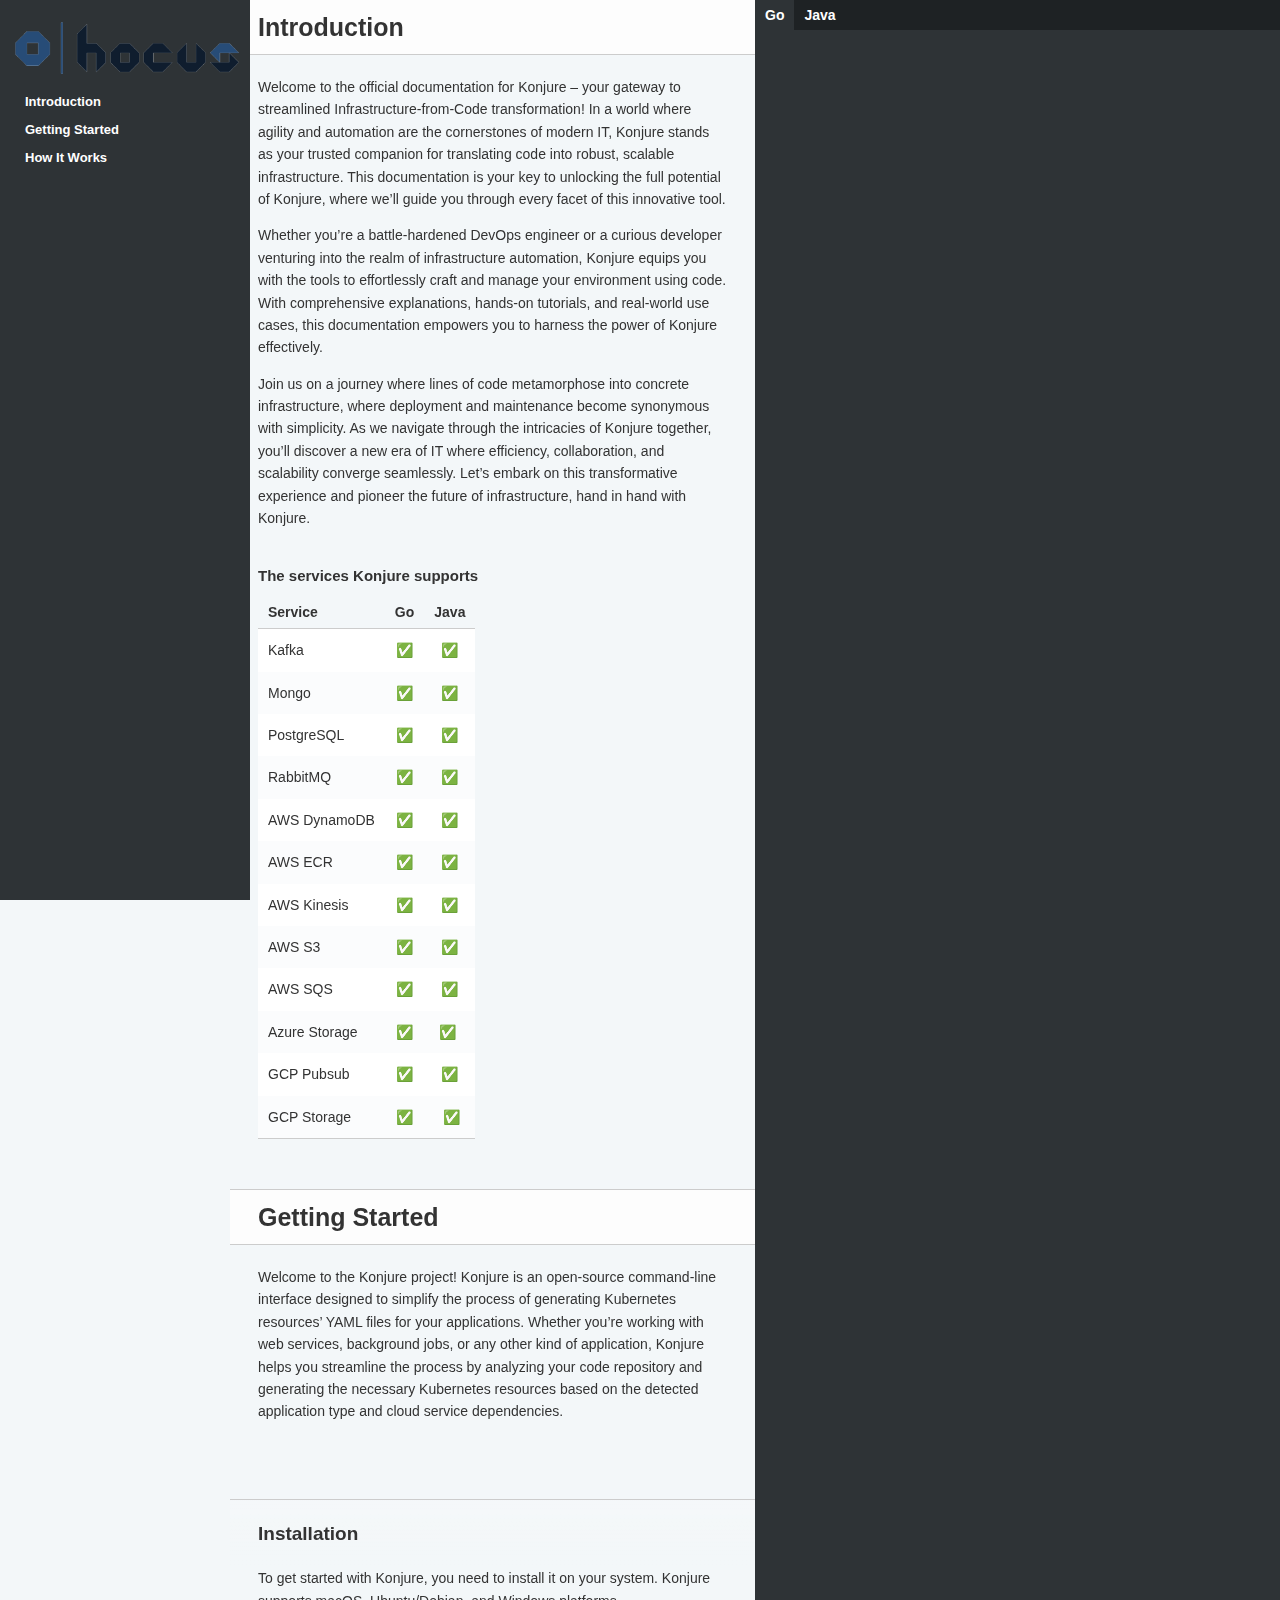
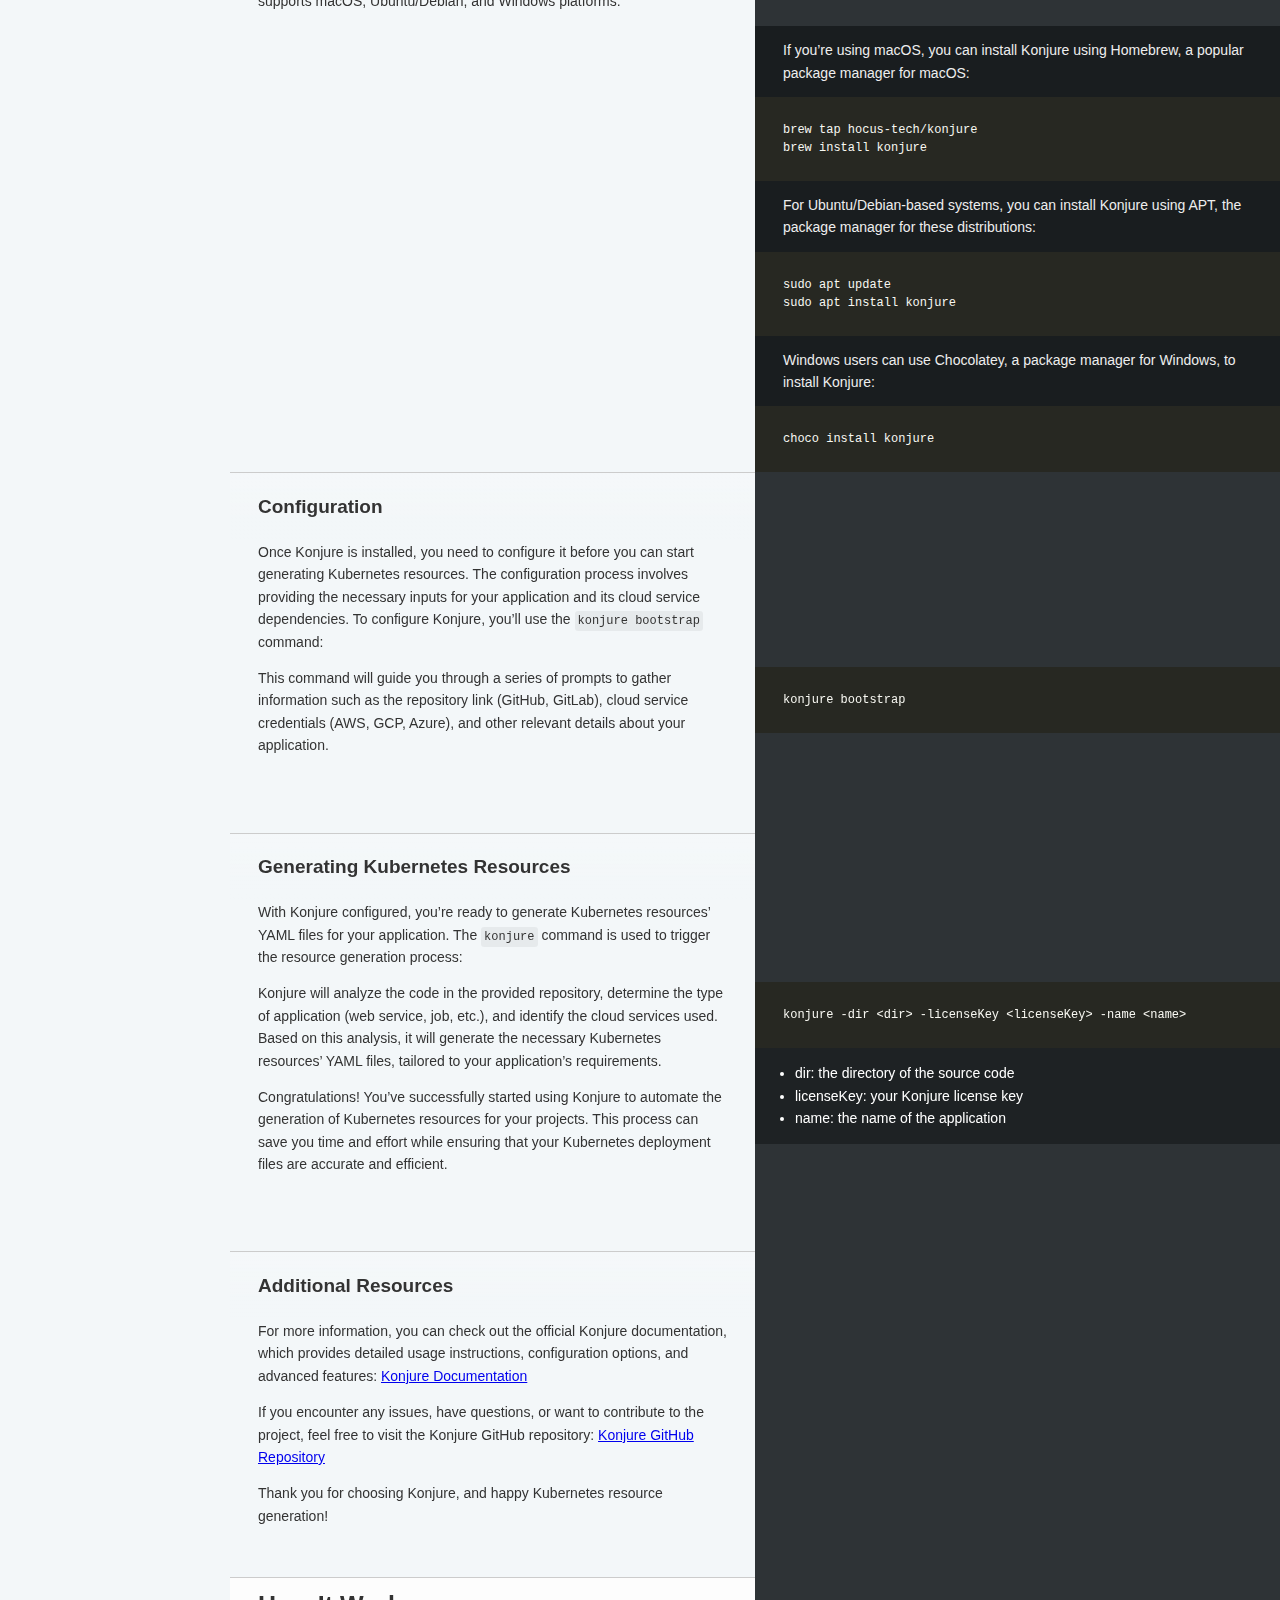
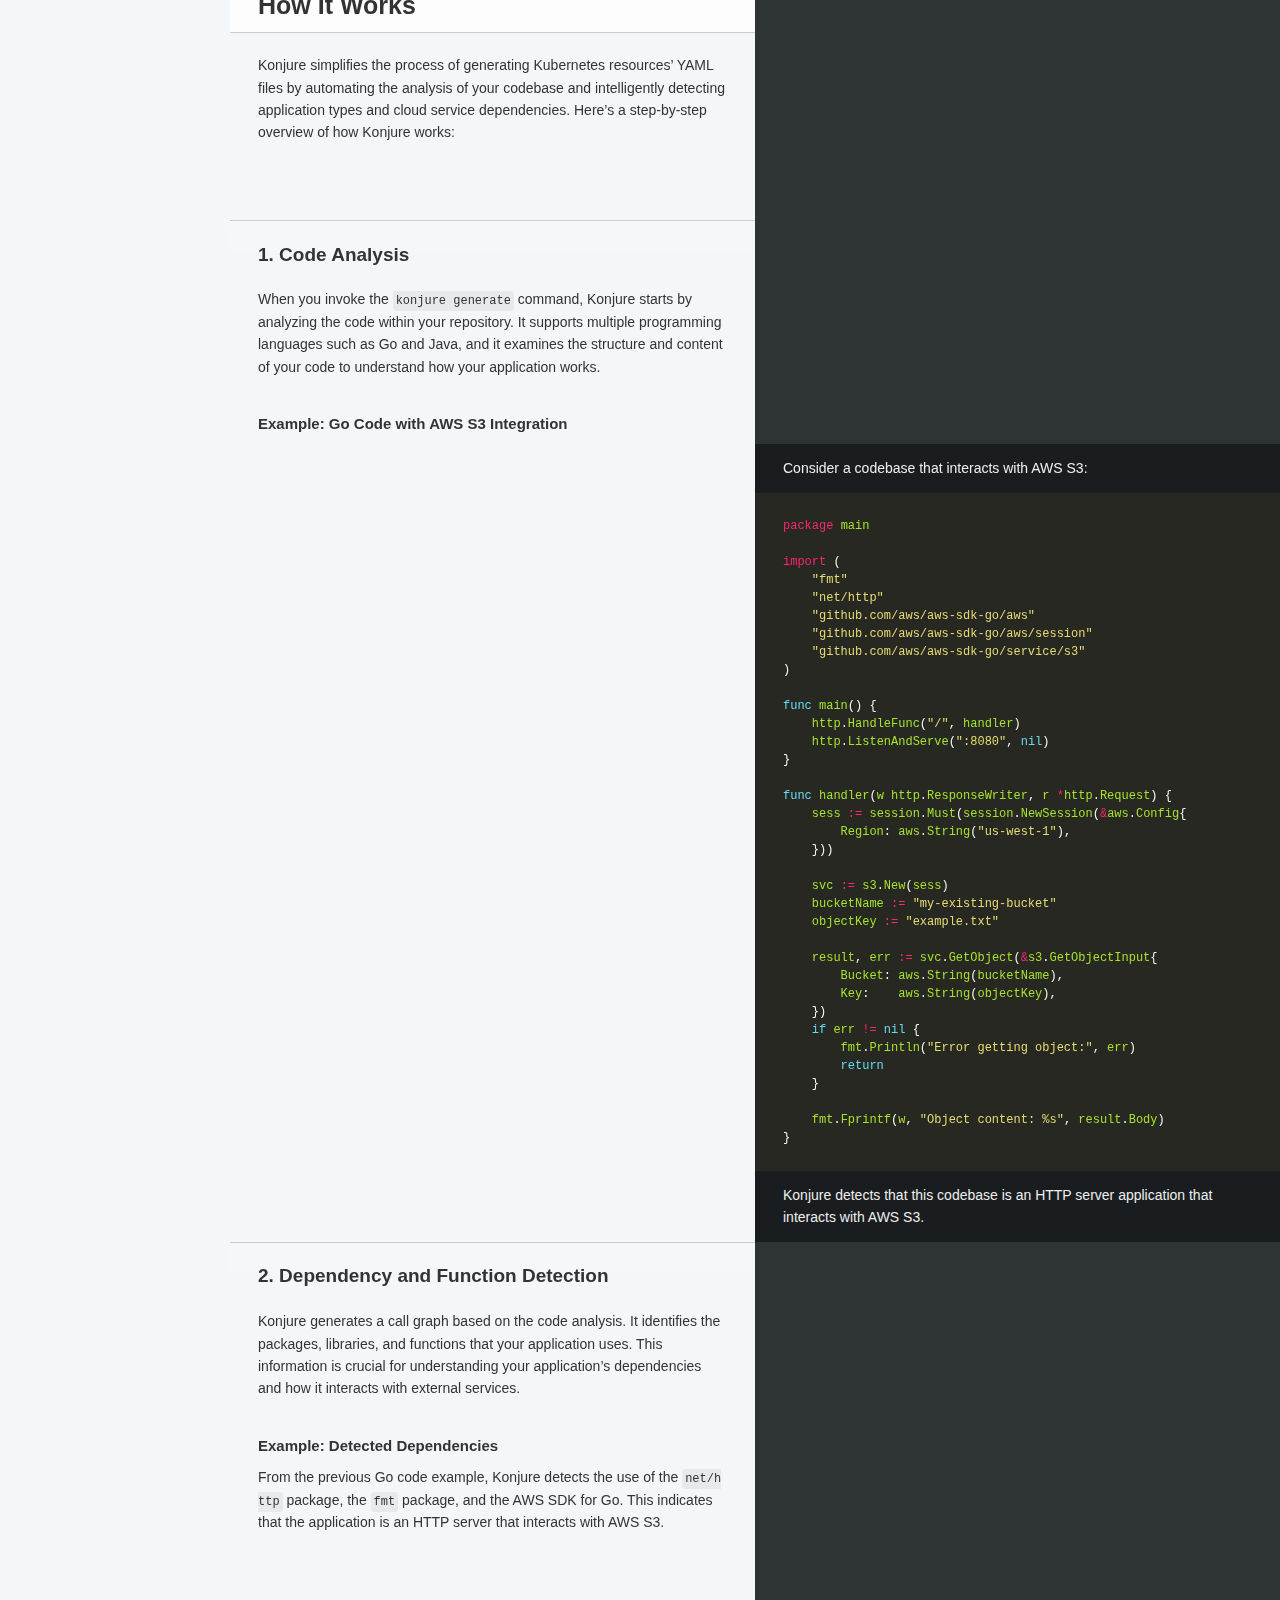
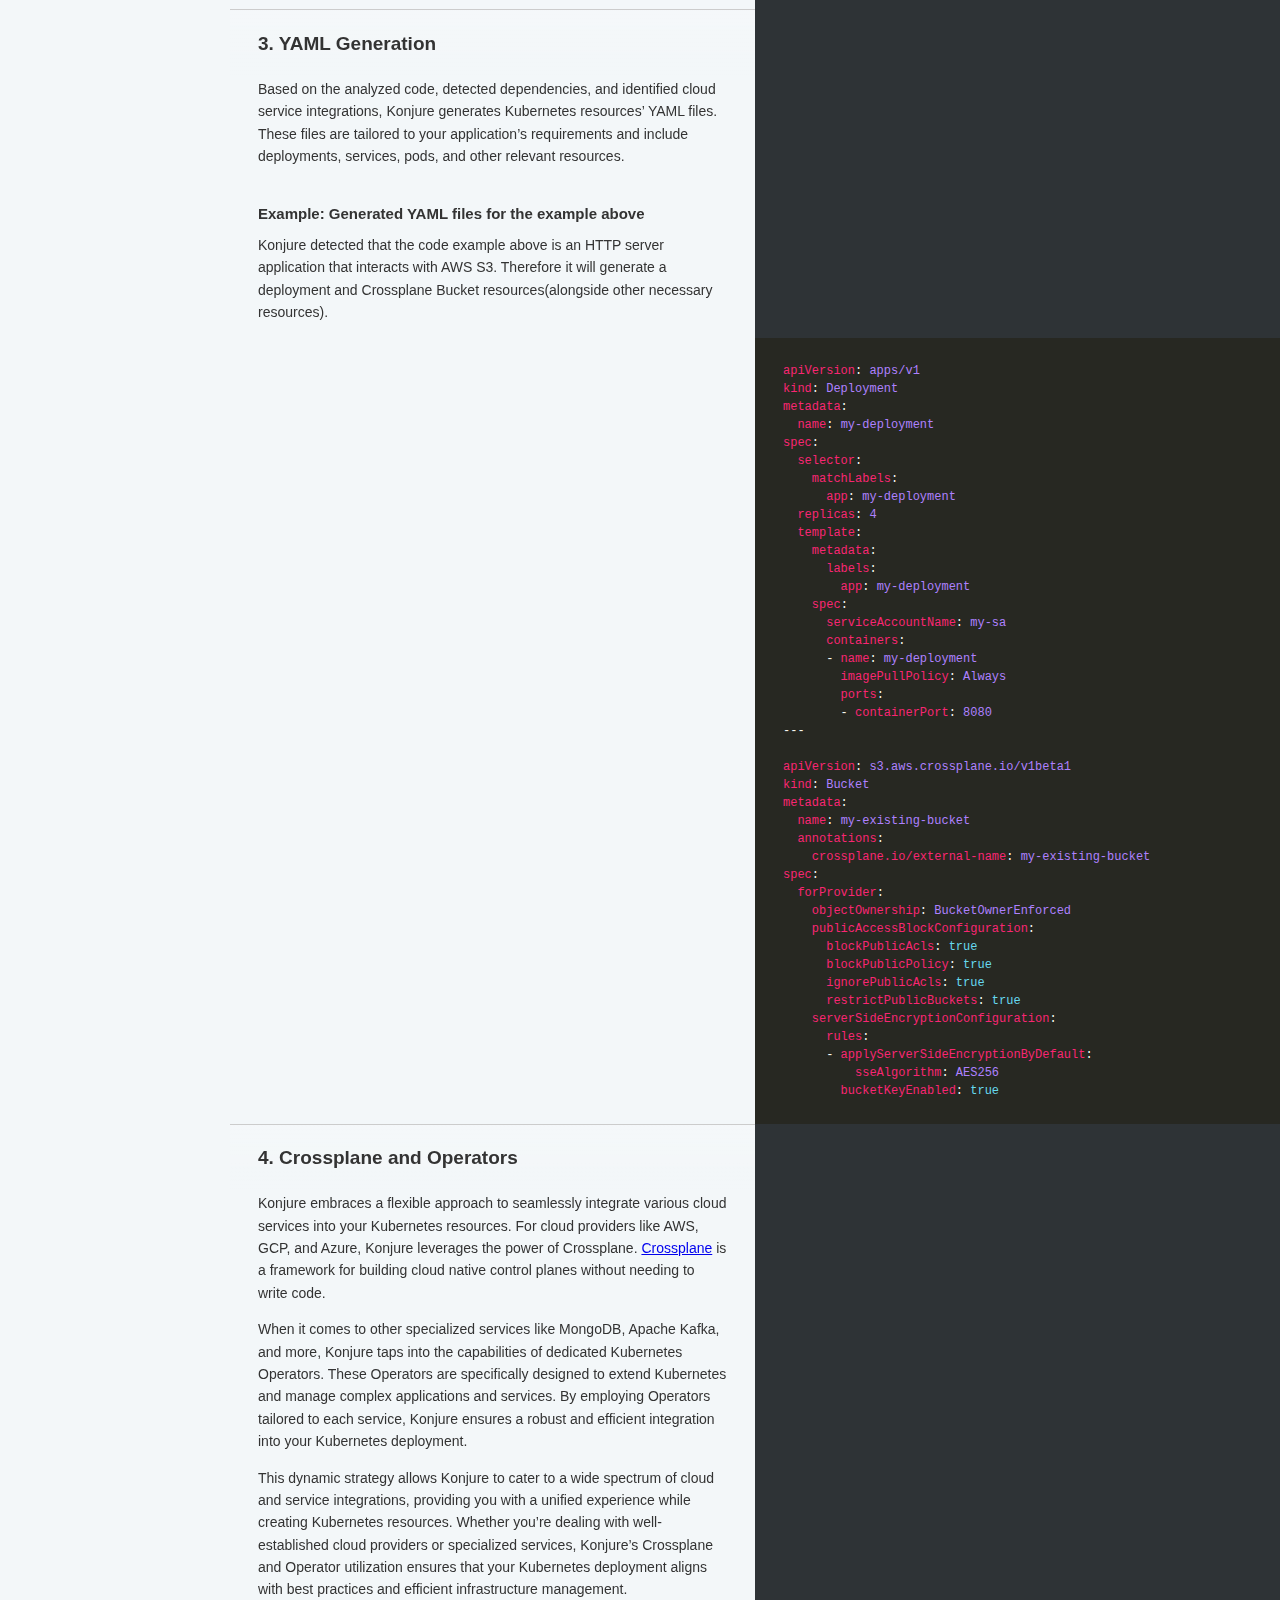
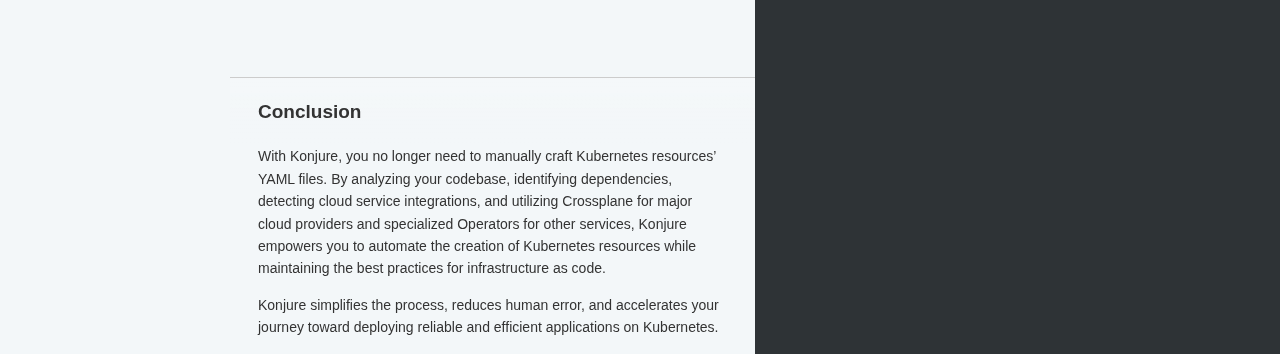
<file: index.html>
<!DOCTYPE html>
<html lang="en">
  <head>
	<meta name="generator" content="Hugo 0.117.0">
    <meta charset="utf-8" />
    <meta content="IE=edge,chrome=1" http-equiv="X-UA-Compatible" />
    <meta
      name="viewport"
      content="width=device-width, initial-scale=1, maximum-scale=1" />
    <title>
      Konjure
    </title>
    





  
  

<link
  href="/styles/screen.min.96bcc5b34f588587ab20f0c8ec1ddb8f77c3b5f10a9feb7bc0022f90dfc98d1a.css"
  rel="stylesheet"
  media="screen"
  integrity="sha256-lrzFs09YhYerIPDI7B3bj3fDtfEKn&#43;t7wAIvkN/JjRo=" />
<link
  href="/styles/print.min.a35875918fba5cecdcad5a4a0b947f70d761a60ec42b98c2df08d1a7f2f777de.css"
  rel="stylesheet"
  media="print"
  integrity="sha256-o1h1kY&#43;6XOzcrVpKC5R/cNdhpg7EK5jC3wjRp/L3d94=" />

    




  

<script
  src="/js/index.01cd09825b410cf389c38500360a116f7df6791cd2f18768de2be24c92204a16.js"
  integrity="sha256-Ac0JgltBDPOJw4UANgoRb332eRzS8Ydo3iviTJIgShY="
  defer></script>

    
    <style>
      [x-cloak] {
        display: none !important;
      }
    </style>
  </head>
  <body class="index" x-data="{ navOpen: false }" x-cloak>
    <a
      href="#"
      id="nav-button"
      @click="navOpen = !navOpen"
      :class="{'open': navOpen }">
      <span>
        NAV
        <img src="/images/navbar.png" />
      </span>
    </a>
    <div class="toc-wrapper" :class="{'open': navOpen }">
      
      <img src="/images/logo.png" class="logo" />

      
      
  
  
    
  
  <ul
    id="toc"
    class="toc-list-h1"
    x-data="tocController"
    x-init="load([{&#34;id&#34;:&#34;introduction&#34;,&#34;level&#34;:1,&#34;sub&#34;:[{&#34;sub&#34;:[{&#34;id&#34;:&#34;the-services-konjure-supports&#34;,&#34;level&#34;:3,&#34;title&#34;:&#34;The services Konjure supports&#34;}]}],&#34;title&#34;:&#34;Introduction&#34;},{&#34;id&#34;:&#34;getting-started&#34;,&#34;level&#34;:1,&#34;sub&#34;:[{&#34;id&#34;:&#34;installation&#34;,&#34;level&#34;:2,&#34;title&#34;:&#34;Installation&#34;},{&#34;id&#34;:&#34;configuration&#34;,&#34;level&#34;:2,&#34;title&#34;:&#34;Configuration&#34;},{&#34;id&#34;:&#34;generating-kubernetes-resources&#34;,&#34;level&#34;:2,&#34;title&#34;:&#34;Generating Kubernetes Resources&#34;},{&#34;id&#34;:&#34;additional-resources&#34;,&#34;level&#34;:2,&#34;sub&#34;:[],&#34;title&#34;:&#34;Additional Resources&#34;}],&#34;title&#34;:&#34;Getting Started&#34;},{&#34;id&#34;:&#34;how-it-works&#34;,&#34;level&#34;:1,&#34;sub&#34;:[{&#34;id&#34;:&#34;1-code-analysis&#34;,&#34;level&#34;:2,&#34;sub&#34;:[{&#34;id&#34;:&#34;example-go-code-with-aws-s3-integration&#34;,&#34;level&#34;:3,&#34;title&#34;:&#34;Example: Go Code with AWS S3 Integration&#34;}],&#34;title&#34;:&#34;1. Code Analysis&#34;},{&#34;id&#34;:&#34;2-dependency-and-function-detection&#34;,&#34;level&#34;:2,&#34;sub&#34;:[{&#34;id&#34;:&#34;example-detected-dependencies&#34;,&#34;level&#34;:3,&#34;title&#34;:&#34;Example: Detected Dependencies&#34;}],&#34;title&#34;:&#34;2. Dependency and Function Detection&#34;},{&#34;id&#34;:&#34;3-yaml-generation&#34;,&#34;level&#34;:2,&#34;sub&#34;:[{&#34;id&#34;:&#34;example-generated-yaml-files-for-the-example-above&#34;,&#34;level&#34;:3,&#34;title&#34;:&#34;Example: Generated YAML files for the example above&#34;}],&#34;title&#34;:&#34;3. YAML Generation&#34;},{&#34;id&#34;:&#34;4-crossplane-and-operators&#34;,&#34;level&#34;:2,&#34;title&#34;:&#34;4. Crossplane and Operators&#34;},{&#34;id&#34;:&#34;conclusion&#34;,&#34;level&#34;:2,&#34;sub&#34;:[],&#34;title&#34;:&#34;Conclusion&#34;}],&#34;title&#34;:&#34;How It Works&#34;}])"
    @scroll.window="onScroll()">
    
    <template x-for="row in rows">
      <li>
        <a
          x-text="row.title"
          @click="click(row)"
          :href="`#${row.id}`"
          class="toc-link"
          x-bind="rowClass(row)"></a>
        
          <ul x-show="row.open" x-bind="transitions()" class="da-toc-list-h2">
            <template x-for="row in row.sub">
              <li>
                <a
                  x-text="row.title"
                  @click="click(row)"
                  :href="`#${row.id}`"
                  class="toc-link"
                  x-bind="rowClass(row)"></a>
                
              </li>
            </template>
          </ul>
        
      </li>
    </template>
  </ul>

      
      
      
    </div>
    <div class="page-wrapper">
      <div class="dark-box"></div>
      <div class="content">
        
  
    
  
    
  
    
  
  
    





<h1 id="introduction">Introduction</h1>
<p>Welcome to the official documentation for Konjure – your gateway to streamlined Infrastructure-from-Code transformation! In a world where agility and automation are the cornerstones of modern IT, Konjure stands as your trusted companion for translating code into robust, scalable infrastructure. This documentation is your key to unlocking the full potential of Konjure, where we&rsquo;ll guide you through every facet of this innovative tool.</p>
<p>Whether you&rsquo;re a battle-hardened DevOps engineer or a curious developer venturing into the realm of infrastructure automation, Konjure equips you with the tools to effortlessly craft and manage your environment using code. With comprehensive explanations, hands-on tutorials, and real-world use cases, this documentation empowers you to harness the power of Konjure effectively.</p>
<p>Join us on a journey where lines of code metamorphose into concrete infrastructure, where deployment and maintenance become synonymous with simplicity. As we navigate through the intricacies of Konjure together, you&rsquo;ll discover a new era of IT where efficiency, collaboration, and scalability converge seamlessly. Let&rsquo;s embark on this transformative experience and pioneer the future of infrastructure, hand in hand with Konjure.</p>




  



<h3 id="the-services-konjure-supports">The services Konjure supports</h3>
<table>
<thead>
<tr>
<th>Service</th>
<th style="text-align:center">Go</th>
<th style="text-align:center">Java</th>
</tr>
</thead>
<tbody>
<tr>
<td>Kafka</td>
<td style="text-align:center">✅</td>
<td style="text-align:center">✅</td>
</tr>
<tr>
<td>Mongo</td>
<td style="text-align:center">✅</td>
<td style="text-align:center">✅</td>
</tr>
<tr>
<td>PostgreSQL</td>
<td style="text-align:center">✅</td>
<td style="text-align:center">✅</td>
</tr>
<tr>
<td>RabbitMQ</td>
<td style="text-align:center">✅</td>
<td style="text-align:center">✅</td>
</tr>
<tr>
<td>AWS DynamoDB</td>
<td style="text-align:center">✅</td>
<td style="text-align:center">✅</td>
</tr>
<tr>
<td>AWS ECR</td>
<td style="text-align:center">✅</td>
<td style="text-align:center">✅</td>
</tr>
<tr>
<td>AWS Kinesis</td>
<td style="text-align:center">✅</td>
<td style="text-align:center">✅</td>
</tr>
<tr>
<td>AWS S3</td>
<td style="text-align:center">✅</td>
<td style="text-align:center">✅</td>
</tr>
<tr>
<td>AWS SQS</td>
<td style="text-align:center">✅</td>
<td style="text-align:center">✅</td>
</tr>
<tr>
<td>Azure Storage</td>
<td style="text-align:center">✅</td>
<td style="text-align:center">✅ </td>
</tr>
<tr>
<td>GCP Pubsub</td>
<td style="text-align:center">✅</td>
<td style="text-align:center">✅</td>
</tr>
<tr>
<td>GCP Storage</td>
<td style="text-align:center">✅</td>
<td style="text-align:center"> ✅</td>
</tr>
</tbody>
</table>

  
    



  



<h1 id="getting-started">Getting Started</h1>
<p>Welcome to the Konjure project! Konjure is an open-source command-line interface designed to simplify the process of generating Kubernetes resources&rsquo; YAML files for your applications. Whether you&rsquo;re working with web services, background jobs, or any other kind of application, Konjure helps you streamline the process by analyzing your code repository and generating the necessary Kubernetes resources based on the detected application type and cloud service dependencies.</p>




  



<h2 id="installation">Installation</h2>
<p>To get started with Konjure, you need to install it on your system. Konjure supports macOS, Ubuntu/Debian, and Windows platforms.</p>
<blockquote>
<p>If you&rsquo;re using macOS, you can install Konjure using Homebrew, a popular package manager for macOS:</p>
</blockquote>
<div class="highlight"><pre tabindex="0" style="color:#f8f8f2;background-color:#272822;-moz-tab-size:4;-o-tab-size:4;tab-size:4;"><code class="language-bash" data-lang="bash"><span style="display:flex;"><span>brew tap hocus-tech/konjure
</span></span><span style="display:flex;"><span>brew install konjure
</span></span></code></pre></div><blockquote>
<p>For Ubuntu/Debian-based systems, you can install Konjure using APT, the package manager for these distributions:</p>
</blockquote>
<div class="highlight"><pre tabindex="0" style="color:#f8f8f2;background-color:#272822;-moz-tab-size:4;-o-tab-size:4;tab-size:4;"><code class="language-bash" data-lang="bash"><span style="display:flex;"><span>sudo apt update
</span></span><span style="display:flex;"><span>sudo apt install konjure
</span></span></code></pre></div><blockquote>
<p>Windows users can use Chocolatey, a package manager for Windows, to install Konjure:</p>
</blockquote>
<div class="highlight"><pre tabindex="0" style="color:#f8f8f2;background-color:#272822;-moz-tab-size:4;-o-tab-size:4;tab-size:4;"><code class="language-powershell" data-lang="powershell"><span style="display:flex;"><span>choco install konjure
</span></span></code></pre></div>



  



<h2 id="configuration">Configuration</h2>
<p>Once Konjure is installed, you need to configure it before you can start generating Kubernetes resources. The configuration process involves providing the necessary inputs for your application and its cloud service dependencies. To configure Konjure, you&rsquo;ll use the <code>konjure bootstrap</code> command:</p>
<div class="highlight"><pre tabindex="0" style="color:#f8f8f2;background-color:#272822;-moz-tab-size:4;-o-tab-size:4;tab-size:4;"><code class="language-bash" data-lang="bash"><span style="display:flex;"><span>konjure bootstrap
</span></span></code></pre></div><p>This command will guide you through a series of prompts to gather information such as the repository link (GitHub, GitLab), cloud service credentials (AWS, GCP, Azure), and other relevant details about your application.</p>




  



<h2 id="generating-kubernetes-resources">Generating Kubernetes Resources</h2>
<p>With Konjure configured, you&rsquo;re ready to generate Kubernetes resources&rsquo; YAML files for your application. The <code>konjure</code> command is used to trigger the resource generation process:</p>
<div class="highlight"><pre tabindex="0" style="color:#f8f8f2;background-color:#272822;-moz-tab-size:4;-o-tab-size:4;tab-size:4;"><code class="language-bash" data-lang="bash"><span style="display:flex;"><span>konjure -dir &lt;dir&gt; -licenseKey &lt;licenseKey&gt; -name &lt;name&gt;
</span></span></code></pre></div><blockquote>
<ul>
<li>dir: the directory of the source code</li>
<li>licenseKey: your Konjure license key</li>
<li>name: the name of the application</li>
</ul>
</blockquote>
<p>Konjure will analyze the code in the provided repository, determine the type of application (web service, job, etc.), and identify the cloud services used. Based on this analysis, it will generate the necessary Kubernetes resources&rsquo; YAML files, tailored to your application&rsquo;s requirements.</p>
<p>Congratulations! You&rsquo;ve successfully started using Konjure to automate the generation of Kubernetes resources for your projects. This process can save you time and effort while ensuring that your Kubernetes deployment files are accurate and efficient.</p>




  



<h2 id="additional-resources">Additional Resources</h2>
<p>For more information, you can check out the official Konjure documentation, which provides detailed usage instructions, configuration options, and advanced features: <a href="https://hocus-tech.github.io/">Konjure Documentation</a></p>
<p>If you encounter any issues, have questions, or want to contribute to the project, feel free to visit the Konjure GitHub repository: <a href="https://github.com/hocus-tech/konjure">Konjure GitHub Repository</a></p>
<p>Thank you for choosing Konjure, and happy Kubernetes resource generation!</p>

  
    



  



<h1 id="how-it-works">How It Works</h1>
<p>Konjure simplifies the process of generating Kubernetes resources&rsquo; YAML files by automating the analysis of your codebase and intelligently detecting application types and cloud service dependencies. Here&rsquo;s a step-by-step overview of how Konjure works:</p>




  



<h2 id="1-code-analysis">1. Code Analysis</h2>
<p>When you invoke the <code>konjure generate</code> command, Konjure starts by analyzing the code within your repository. It supports multiple programming languages such as Go and Java, and it examines the structure and content of your code to understand how your application works.</p>




  



<h3 id="example-go-code-with-aws-s3-integration">Example: Go Code with AWS S3 Integration</h3>
<blockquote>
<p>Consider a codebase that interacts with AWS S3:</p>
</blockquote>
<div class="highlight"><pre tabindex="0" style="color:#f8f8f2;background-color:#272822;-moz-tab-size:4;-o-tab-size:4;tab-size:4;"><code class="language-go" data-lang="go"><span style="display:flex;"><span><span style="color:#f92672">package</span> <span style="color:#a6e22e">main</span>
</span></span><span style="display:flex;"><span>
</span></span><span style="display:flex;"><span><span style="color:#f92672">import</span> (
</span></span><span style="display:flex;"><span>    <span style="color:#e6db74">&#34;fmt&#34;</span>
</span></span><span style="display:flex;"><span>    <span style="color:#e6db74">&#34;net/http&#34;</span>
</span></span><span style="display:flex;"><span>    <span style="color:#e6db74">&#34;github.com/aws/aws-sdk-go/aws&#34;</span>
</span></span><span style="display:flex;"><span>    <span style="color:#e6db74">&#34;github.com/aws/aws-sdk-go/aws/session&#34;</span>
</span></span><span style="display:flex;"><span>    <span style="color:#e6db74">&#34;github.com/aws/aws-sdk-go/service/s3&#34;</span>
</span></span><span style="display:flex;"><span>)
</span></span><span style="display:flex;"><span>
</span></span><span style="display:flex;"><span><span style="color:#66d9ef">func</span> <span style="color:#a6e22e">main</span>() {
</span></span><span style="display:flex;"><span>    <span style="color:#a6e22e">http</span>.<span style="color:#a6e22e">HandleFunc</span>(<span style="color:#e6db74">&#34;/&#34;</span>, <span style="color:#a6e22e">handler</span>)
</span></span><span style="display:flex;"><span>    <span style="color:#a6e22e">http</span>.<span style="color:#a6e22e">ListenAndServe</span>(<span style="color:#e6db74">&#34;:8080&#34;</span>, <span style="color:#66d9ef">nil</span>)
</span></span><span style="display:flex;"><span>}
</span></span><span style="display:flex;"><span>
</span></span><span style="display:flex;"><span><span style="color:#66d9ef">func</span> <span style="color:#a6e22e">handler</span>(<span style="color:#a6e22e">w</span> <span style="color:#a6e22e">http</span>.<span style="color:#a6e22e">ResponseWriter</span>, <span style="color:#a6e22e">r</span> <span style="color:#f92672">*</span><span style="color:#a6e22e">http</span>.<span style="color:#a6e22e">Request</span>) {
</span></span><span style="display:flex;"><span>    <span style="color:#a6e22e">sess</span> <span style="color:#f92672">:=</span> <span style="color:#a6e22e">session</span>.<span style="color:#a6e22e">Must</span>(<span style="color:#a6e22e">session</span>.<span style="color:#a6e22e">NewSession</span>(<span style="color:#f92672">&amp;</span><span style="color:#a6e22e">aws</span>.<span style="color:#a6e22e">Config</span>{
</span></span><span style="display:flex;"><span>        <span style="color:#a6e22e">Region</span>: <span style="color:#a6e22e">aws</span>.<span style="color:#a6e22e">String</span>(<span style="color:#e6db74">&#34;us-west-1&#34;</span>),
</span></span><span style="display:flex;"><span>    }))
</span></span><span style="display:flex;"><span>    
</span></span><span style="display:flex;"><span>    <span style="color:#a6e22e">svc</span> <span style="color:#f92672">:=</span> <span style="color:#a6e22e">s3</span>.<span style="color:#a6e22e">New</span>(<span style="color:#a6e22e">sess</span>)
</span></span><span style="display:flex;"><span>    <span style="color:#a6e22e">bucketName</span> <span style="color:#f92672">:=</span> <span style="color:#e6db74">&#34;my-existing-bucket&#34;</span>
</span></span><span style="display:flex;"><span>    <span style="color:#a6e22e">objectKey</span> <span style="color:#f92672">:=</span> <span style="color:#e6db74">&#34;example.txt&#34;</span>
</span></span><span style="display:flex;"><span>    
</span></span><span style="display:flex;"><span>    <span style="color:#a6e22e">result</span>, <span style="color:#a6e22e">err</span> <span style="color:#f92672">:=</span> <span style="color:#a6e22e">svc</span>.<span style="color:#a6e22e">GetObject</span>(<span style="color:#f92672">&amp;</span><span style="color:#a6e22e">s3</span>.<span style="color:#a6e22e">GetObjectInput</span>{
</span></span><span style="display:flex;"><span>        <span style="color:#a6e22e">Bucket</span>: <span style="color:#a6e22e">aws</span>.<span style="color:#a6e22e">String</span>(<span style="color:#a6e22e">bucketName</span>),
</span></span><span style="display:flex;"><span>        <span style="color:#a6e22e">Key</span>:    <span style="color:#a6e22e">aws</span>.<span style="color:#a6e22e">String</span>(<span style="color:#a6e22e">objectKey</span>),
</span></span><span style="display:flex;"><span>    })
</span></span><span style="display:flex;"><span>    <span style="color:#66d9ef">if</span> <span style="color:#a6e22e">err</span> <span style="color:#f92672">!=</span> <span style="color:#66d9ef">nil</span> {
</span></span><span style="display:flex;"><span>        <span style="color:#a6e22e">fmt</span>.<span style="color:#a6e22e">Println</span>(<span style="color:#e6db74">&#34;Error getting object:&#34;</span>, <span style="color:#a6e22e">err</span>)
</span></span><span style="display:flex;"><span>        <span style="color:#66d9ef">return</span>
</span></span><span style="display:flex;"><span>    }
</span></span><span style="display:flex;"><span>    
</span></span><span style="display:flex;"><span>    <span style="color:#a6e22e">fmt</span>.<span style="color:#a6e22e">Fprintf</span>(<span style="color:#a6e22e">w</span>, <span style="color:#e6db74">&#34;Object content: %s&#34;</span>, <span style="color:#a6e22e">result</span>.<span style="color:#a6e22e">Body</span>)
</span></span><span style="display:flex;"><span>}
</span></span></code></pre></div><div class="highlight"><pre tabindex="0" style="color:#f8f8f2;background-color:#272822;-moz-tab-size:4;-o-tab-size:4;tab-size:4;"><code class="language-java" data-lang="java"><span style="display:flex;"><span><span style="color:#f92672">import</span> software.amazon.awssdk.auth.credentials.DefaultCredentialsProvider<span style="color:#f92672">;</span>
</span></span><span style="display:flex;"><span><span style="color:#f92672">import</span> software.amazon.awssdk.regions.Region<span style="color:#f92672">;</span>
</span></span><span style="display:flex;"><span><span style="color:#f92672">import</span> software.amazon.awssdk.services.s3.S3Client<span style="color:#f92672">;</span>
</span></span><span style="display:flex;"><span><span style="color:#f92672">import</span> software.amazon.awssdk.services.s3.model.GetObjectRequest<span style="color:#f92672">;</span>
</span></span><span style="display:flex;"><span><span style="color:#f92672">import</span> software.amazon.awssdk.services.s3.model.GetObjectResponse<span style="color:#f92672">;</span>
</span></span><span style="display:flex;"><span><span style="color:#f92672">import</span> software.amazon.awssdk.services.s3.model.S3Exception<span style="color:#f92672">;</span>
</span></span><span style="display:flex;"><span>
</span></span><span style="display:flex;"><span><span style="color:#f92672">import</span> java.io.IOException<span style="color:#f92672">;</span>
</span></span><span style="display:flex;"><span><span style="color:#f92672">import</span> java.io.InputStream<span style="color:#f92672">;</span>
</span></span><span style="display:flex;"><span><span style="color:#f92672">import</span> java.net.InetSocketAddress<span style="color:#f92672">;</span>
</span></span><span style="display:flex;"><span><span style="color:#f92672">import</span> java.nio.charset.StandardCharsets<span style="color:#f92672">;</span>
</span></span><span style="display:flex;"><span><span style="color:#f92672">import</span> com.sun.net.httpserver.HttpServer<span style="color:#f92672">;</span>
</span></span><span style="display:flex;"><span><span style="color:#f92672">import</span> com.sun.net.httpserver.HttpHandler<span style="color:#f92672">;</span>
</span></span><span style="display:flex;"><span><span style="color:#f92672">import</span> com.sun.net.httpserver.HttpExchange<span style="color:#f92672">;</span>
</span></span><span style="display:flex;"><span>
</span></span><span style="display:flex;"><span><span style="color:#66d9ef">public</span> <span style="color:#66d9ef">class</span> <span style="color:#a6e22e">Main</span> <span style="color:#f92672">{</span>
</span></span><span style="display:flex;"><span>
</span></span><span style="display:flex;"><span>    <span style="color:#66d9ef">public</span> <span style="color:#66d9ef">static</span> <span style="color:#66d9ef">void</span> <span style="color:#a6e22e">main</span><span style="color:#f92672">(</span>String<span style="color:#f92672">[]</span> args<span style="color:#f92672">)</span> <span style="color:#66d9ef">throws</span> IOException <span style="color:#f92672">{</span>
</span></span><span style="display:flex;"><span>        HttpServer server <span style="color:#f92672">=</span> HttpServer<span style="color:#f92672">.</span><span style="color:#a6e22e">create</span><span style="color:#f92672">(</span><span style="color:#66d9ef">new</span> InetSocketAddress<span style="color:#f92672">(</span>8080<span style="color:#f92672">),</span> 0<span style="color:#f92672">);</span>
</span></span><span style="display:flex;"><span>        server<span style="color:#f92672">.</span><span style="color:#a6e22e">createContext</span><span style="color:#f92672">(</span><span style="color:#e6db74">&#34;/&#34;</span><span style="color:#f92672">,</span> <span style="color:#66d9ef">new</span> MyHandler<span style="color:#f92672">());</span>
</span></span><span style="display:flex;"><span>        server<span style="color:#f92672">.</span><span style="color:#a6e22e">setExecutor</span><span style="color:#f92672">(</span><span style="color:#66d9ef">null</span><span style="color:#f92672">);</span> <span style="color:#75715e">// Use the default executor
</span></span></span><span style="display:flex;"><span><span style="color:#75715e"></span>        server<span style="color:#f92672">.</span><span style="color:#a6e22e">start</span><span style="color:#f92672">();</span>
</span></span><span style="display:flex;"><span>    <span style="color:#f92672">}</span>
</span></span><span style="display:flex;"><span>
</span></span><span style="display:flex;"><span>    <span style="color:#66d9ef">static</span> <span style="color:#66d9ef">class</span> <span style="color:#a6e22e">MyHandler</span> <span style="color:#66d9ef">implements</span> HttpHandler <span style="color:#f92672">{</span>
</span></span><span style="display:flex;"><span>        <span style="color:#66d9ef">public</span> <span style="color:#66d9ef">void</span> <span style="color:#a6e22e">handle</span><span style="color:#f92672">(</span>HttpExchange httpExchange<span style="color:#f92672">)</span> <span style="color:#66d9ef">throws</span> IOException <span style="color:#f92672">{</span>
</span></span><span style="display:flex;"><span>            S3Client s3 <span style="color:#f92672">=</span> S3Client<span style="color:#f92672">.</span><span style="color:#a6e22e">builder</span><span style="color:#f92672">()</span>
</span></span><span style="display:flex;"><span>                    <span style="color:#f92672">.</span><span style="color:#a6e22e">region</span><span style="color:#f92672">(</span>Region<span style="color:#f92672">.</span><span style="color:#a6e22e">US_WEST_1</span><span style="color:#f92672">)</span>
</span></span><span style="display:flex;"><span>                    <span style="color:#f92672">.</span><span style="color:#a6e22e">credentialsProvider</span><span style="color:#f92672">(</span>DefaultCredentialsProvider<span style="color:#f92672">.</span><span style="color:#a6e22e">create</span><span style="color:#f92672">())</span>
</span></span><span style="display:flex;"><span>                    <span style="color:#f92672">.</span><span style="color:#a6e22e">build</span><span style="color:#f92672">();</span>
</span></span><span style="display:flex;"><span>
</span></span><span style="display:flex;"><span>            String bucketName <span style="color:#f92672">=</span> <span style="color:#e6db74">&#34;my-existing-bucket&#34;</span><span style="color:#f92672">;</span>
</span></span><span style="display:flex;"><span>            String objectKey <span style="color:#f92672">=</span> <span style="color:#e6db74">&#34;example.txt&#34;</span><span style="color:#f92672">;</span>
</span></span><span style="display:flex;"><span>
</span></span><span style="display:flex;"><span>            <span style="color:#66d9ef">try</span> <span style="color:#f92672">{</span>
</span></span><span style="display:flex;"><span>                GetObjectRequest getObjectRequest <span style="color:#f92672">=</span> GetObjectRequest<span style="color:#f92672">.</span><span style="color:#a6e22e">builder</span><span style="color:#f92672">()</span>
</span></span><span style="display:flex;"><span>                        <span style="color:#f92672">.</span><span style="color:#a6e22e">bucket</span><span style="color:#f92672">(</span>bucketName<span style="color:#f92672">)</span>
</span></span><span style="display:flex;"><span>                        <span style="color:#f92672">.</span><span style="color:#a6e22e">key</span><span style="color:#f92672">(</span>objectKey<span style="color:#f92672">)</span>
</span></span><span style="display:flex;"><span>                        <span style="color:#f92672">.</span><span style="color:#a6e22e">build</span><span style="color:#f92672">();</span>
</span></span><span style="display:flex;"><span>
</span></span><span style="display:flex;"><span>                GetObjectResponse getObjectResponse <span style="color:#f92672">=</span> s3<span style="color:#f92672">.</span><span style="color:#a6e22e">getObject</span><span style="color:#f92672">(</span>getObjectRequest<span style="color:#f92672">);</span>
</span></span><span style="display:flex;"><span>                InputStream objectContent <span style="color:#f92672">=</span> getObjectResponse<span style="color:#f92672">.</span><span style="color:#a6e22e">readAllBytes</span><span style="color:#f92672">();</span>
</span></span><span style="display:flex;"><span>
</span></span><span style="display:flex;"><span>                String content <span style="color:#f92672">=</span> <span style="color:#66d9ef">new</span> String<span style="color:#f92672">(</span>objectContent<span style="color:#f92672">.</span><span style="color:#a6e22e">readAllBytes</span><span style="color:#f92672">(),</span> StandardCharsets<span style="color:#f92672">.</span><span style="color:#a6e22e">UTF_8</span><span style="color:#f92672">);</span>
</span></span><span style="display:flex;"><span>
</span></span><span style="display:flex;"><span>                String response <span style="color:#f92672">=</span> <span style="color:#e6db74">&#34;Object content: &#34;</span> <span style="color:#f92672">+</span> content<span style="color:#f92672">;</span>
</span></span><span style="display:flex;"><span>                httpExchange<span style="color:#f92672">.</span><span style="color:#a6e22e">sendResponseHeaders</span><span style="color:#f92672">(</span>200<span style="color:#f92672">,</span> response<span style="color:#f92672">.</span><span style="color:#a6e22e">length</span><span style="color:#f92672">());</span>
</span></span><span style="display:flex;"><span>                httpExchange<span style="color:#f92672">.</span><span style="color:#a6e22e">getResponseBody</span><span style="color:#f92672">().</span><span style="color:#a6e22e">write</span><span style="color:#f92672">(</span>response<span style="color:#f92672">.</span><span style="color:#a6e22e">getBytes</span><span style="color:#f92672">());</span>
</span></span><span style="display:flex;"><span>                httpExchange<span style="color:#f92672">.</span><span style="color:#a6e22e">close</span><span style="color:#f92672">();</span>
</span></span><span style="display:flex;"><span>            <span style="color:#f92672">}</span> <span style="color:#66d9ef">catch</span> <span style="color:#f92672">(</span>S3Exception e<span style="color:#f92672">)</span> <span style="color:#f92672">{</span>
</span></span><span style="display:flex;"><span>                String response <span style="color:#f92672">=</span> <span style="color:#e6db74">&#34;Error getting object: &#34;</span> <span style="color:#f92672">+</span> e<span style="color:#f92672">.</span><span style="color:#a6e22e">getMessage</span><span style="color:#f92672">();</span>
</span></span><span style="display:flex;"><span>                httpExchange<span style="color:#f92672">.</span><span style="color:#a6e22e">sendResponseHeaders</span><span style="color:#f92672">(</span>500<span style="color:#f92672">,</span> response<span style="color:#f92672">.</span><span style="color:#a6e22e">length</span><span style="color:#f92672">());</span>
</span></span><span style="display:flex;"><span>                httpExchange<span style="color:#f92672">.</span><span style="color:#a6e22e">getResponseBody</span><span style="color:#f92672">().</span><span style="color:#a6e22e">write</span><span style="color:#f92672">(</span>response<span style="color:#f92672">.</span><span style="color:#a6e22e">getBytes</span><span style="color:#f92672">());</span>
</span></span><span style="display:flex;"><span>                httpExchange<span style="color:#f92672">.</span><span style="color:#a6e22e">close</span><span style="color:#f92672">();</span>
</span></span><span style="display:flex;"><span>            <span style="color:#f92672">}</span>
</span></span><span style="display:flex;"><span>        <span style="color:#f92672">}</span>
</span></span><span style="display:flex;"><span>    <span style="color:#f92672">}</span>
</span></span><span style="display:flex;"><span><span style="color:#f92672">}</span>
</span></span></code></pre></div><blockquote>
<p>Konjure detects that this codebase is an HTTP server application that interacts with AWS S3.</p>
</blockquote>




  



<h2 id="2-dependency-and-function-detection">2. Dependency and Function Detection</h2>
<p>Konjure generates a call graph based on the code analysis. It identifies the packages, libraries, and functions that your application uses. This information is crucial for understanding your application&rsquo;s dependencies and how it interacts with external services.</p>




  



<h3 id="example-detected-dependencies">Example: Detected Dependencies</h3>
<p>From the previous Go code example, Konjure detects the use of the <code>net/http</code> package, the <code>fmt</code> package, and the AWS SDK for Go. This indicates that the application is an HTTP server that interacts with AWS S3.</p>




  



<h2 id="3-yaml-generation">3. YAML Generation</h2>
<p>Based on the analyzed code, detected dependencies, and identified cloud service integrations, Konjure generates Kubernetes resources&rsquo; YAML files. These files are tailored to your application&rsquo;s requirements and include deployments, services, pods, and other relevant resources.</p>




  



<h3 id="example-generated-yaml-files-for-the-example-above">Example: Generated YAML files for the example above</h3>
<p>Konjure detected that the code example above is an HTTP server application that interacts with AWS S3. Therefore it will generate a deployment and Crossplane Bucket resources(alongside other necessary resources).</p>
<div class="highlight"><pre tabindex="0" style="color:#f8f8f2;background-color:#272822;-moz-tab-size:4;-o-tab-size:4;tab-size:4;"><code class="language-yaml" data-lang="yaml"><span style="display:flex;"><span><span style="color:#f92672">apiVersion</span>: <span style="color:#ae81ff">apps/v1</span>
</span></span><span style="display:flex;"><span><span style="color:#f92672">kind</span>: <span style="color:#ae81ff">Deployment</span>
</span></span><span style="display:flex;"><span><span style="color:#f92672">metadata</span>:
</span></span><span style="display:flex;"><span>  <span style="color:#f92672">name</span>: <span style="color:#ae81ff">my-deployment</span>
</span></span><span style="display:flex;"><span><span style="color:#f92672">spec</span>:
</span></span><span style="display:flex;"><span>  <span style="color:#f92672">selector</span>:
</span></span><span style="display:flex;"><span>    <span style="color:#f92672">matchLabels</span>:
</span></span><span style="display:flex;"><span>      <span style="color:#f92672">app</span>: <span style="color:#ae81ff">my-deployment</span>
</span></span><span style="display:flex;"><span>  <span style="color:#f92672">replicas</span>: <span style="color:#ae81ff">4</span>
</span></span><span style="display:flex;"><span>  <span style="color:#f92672">template</span>:
</span></span><span style="display:flex;"><span>    <span style="color:#f92672">metadata</span>:
</span></span><span style="display:flex;"><span>      <span style="color:#f92672">labels</span>:
</span></span><span style="display:flex;"><span>        <span style="color:#f92672">app</span>: <span style="color:#ae81ff">my-deployment</span>
</span></span><span style="display:flex;"><span>    <span style="color:#f92672">spec</span>:
</span></span><span style="display:flex;"><span>      <span style="color:#f92672">serviceAccountName</span>: <span style="color:#ae81ff">my-sa</span>
</span></span><span style="display:flex;"><span>      <span style="color:#f92672">containers</span>:
</span></span><span style="display:flex;"><span>      - <span style="color:#f92672">name</span>: <span style="color:#ae81ff">my-deployment</span>
</span></span><span style="display:flex;"><span>        <span style="color:#f92672">imagePullPolicy</span>: <span style="color:#ae81ff">Always</span>
</span></span><span style="display:flex;"><span>        <span style="color:#f92672">ports</span>:
</span></span><span style="display:flex;"><span>        - <span style="color:#f92672">containerPort</span>: <span style="color:#ae81ff">8080</span>
</span></span><span style="display:flex;"><span>---
</span></span><span style="display:flex;"><span>
</span></span><span style="display:flex;"><span><span style="color:#f92672">apiVersion</span>: <span style="color:#ae81ff">s3.aws.crossplane.io/v1beta1</span>
</span></span><span style="display:flex;"><span><span style="color:#f92672">kind</span>: <span style="color:#ae81ff">Bucket</span>
</span></span><span style="display:flex;"><span><span style="color:#f92672">metadata</span>:
</span></span><span style="display:flex;"><span>  <span style="color:#f92672">name</span>: <span style="color:#ae81ff">my-existing-bucket</span>
</span></span><span style="display:flex;"><span>  <span style="color:#f92672">annotations</span>:
</span></span><span style="display:flex;"><span>    <span style="color:#f92672">crossplane.io/external-name</span>: <span style="color:#ae81ff">my-existing-bucket</span>
</span></span><span style="display:flex;"><span><span style="color:#f92672">spec</span>:
</span></span><span style="display:flex;"><span>  <span style="color:#f92672">forProvider</span>:
</span></span><span style="display:flex;"><span>    <span style="color:#f92672">objectOwnership</span>: <span style="color:#ae81ff">BucketOwnerEnforced</span>
</span></span><span style="display:flex;"><span>    <span style="color:#f92672">publicAccessBlockConfiguration</span>:
</span></span><span style="display:flex;"><span>      <span style="color:#f92672">blockPublicAcls</span>: <span style="color:#66d9ef">true</span>
</span></span><span style="display:flex;"><span>      <span style="color:#f92672">blockPublicPolicy</span>: <span style="color:#66d9ef">true</span>
</span></span><span style="display:flex;"><span>      <span style="color:#f92672">ignorePublicAcls</span>: <span style="color:#66d9ef">true</span>
</span></span><span style="display:flex;"><span>      <span style="color:#f92672">restrictPublicBuckets</span>: <span style="color:#66d9ef">true</span>
</span></span><span style="display:flex;"><span>    <span style="color:#f92672">serverSideEncryptionConfiguration</span>:
</span></span><span style="display:flex;"><span>      <span style="color:#f92672">rules</span>:
</span></span><span style="display:flex;"><span>      - <span style="color:#f92672">applyServerSideEncryptionByDefault</span>:
</span></span><span style="display:flex;"><span>          <span style="color:#f92672">sseAlgorithm</span>: <span style="color:#ae81ff">AES256</span>
</span></span><span style="display:flex;"><span>        <span style="color:#f92672">bucketKeyEnabled</span>: <span style="color:#66d9ef">true</span>
</span></span></code></pre></div>



  



<h2 id="4-crossplane-and-operators">4. Crossplane and Operators</h2>
<p>Konjure embraces a flexible approach to seamlessly integrate various cloud services into your Kubernetes resources. For cloud providers like AWS, GCP, and Azure, Konjure leverages the power of Crossplane. <a href="https://www.crossplane.io/">Crossplane</a> is a framework for building cloud native control planes without needing to write code.</p>
<p>When it comes to other specialized services like MongoDB, Apache Kafka, and more, Konjure taps into the capabilities of dedicated Kubernetes Operators. These Operators are specifically designed to extend Kubernetes and manage complex applications and services. By employing Operators tailored to each service, Konjure ensures a robust and efficient integration into your Kubernetes deployment.</p>
<p>This dynamic strategy allows Konjure to cater to a wide spectrum of cloud and service integrations, providing you with a unified experience while creating Kubernetes resources. Whether you&rsquo;re dealing with well-established cloud providers or specialized services, Konjure&rsquo;s Crossplane and Operator utilization ensures that your Kubernetes deployment aligns with best practices and efficient infrastructure management.</p>




  



<h2 id="conclusion">Conclusion</h2>
<p>With Konjure, you no longer need to manually craft Kubernetes resources&rsquo; YAML files. By analyzing your codebase, identifying dependencies, detecting cloud service integrations, and utilizing Crossplane for major cloud providers and specialized Operators for other services, Konjure empowers you to automate the creation of Kubernetes resources while maintaining the best practices for infrastructure as code.</p>
<p>Konjure simplifies the process, reduces human error, and accelerates your journey toward deploying reliable and efficient applications on Kubernetes.</p>

  

      </div>
      <div class="dark-box">
        
          <div
            class="lang-selector"
            x-data="langController"
            x-init="initLangs([{&#34;key&#34;:&#34;go&#34;,&#34;name&#34;:&#34;Go&#34;},{&#34;key&#34;:&#34;java&#34;,&#34;name&#34;:&#34;Java&#34;}])">
            <template x-for="(tab, index) in tabs">
              <a
                x-text="tab.name"
                :class="{ 'active': tab.active }"
                @click="changeLanguage(index)"></a>
            </template>
          </div>
        
      </div>
    </div>
    
  </body>
</html>
</file>
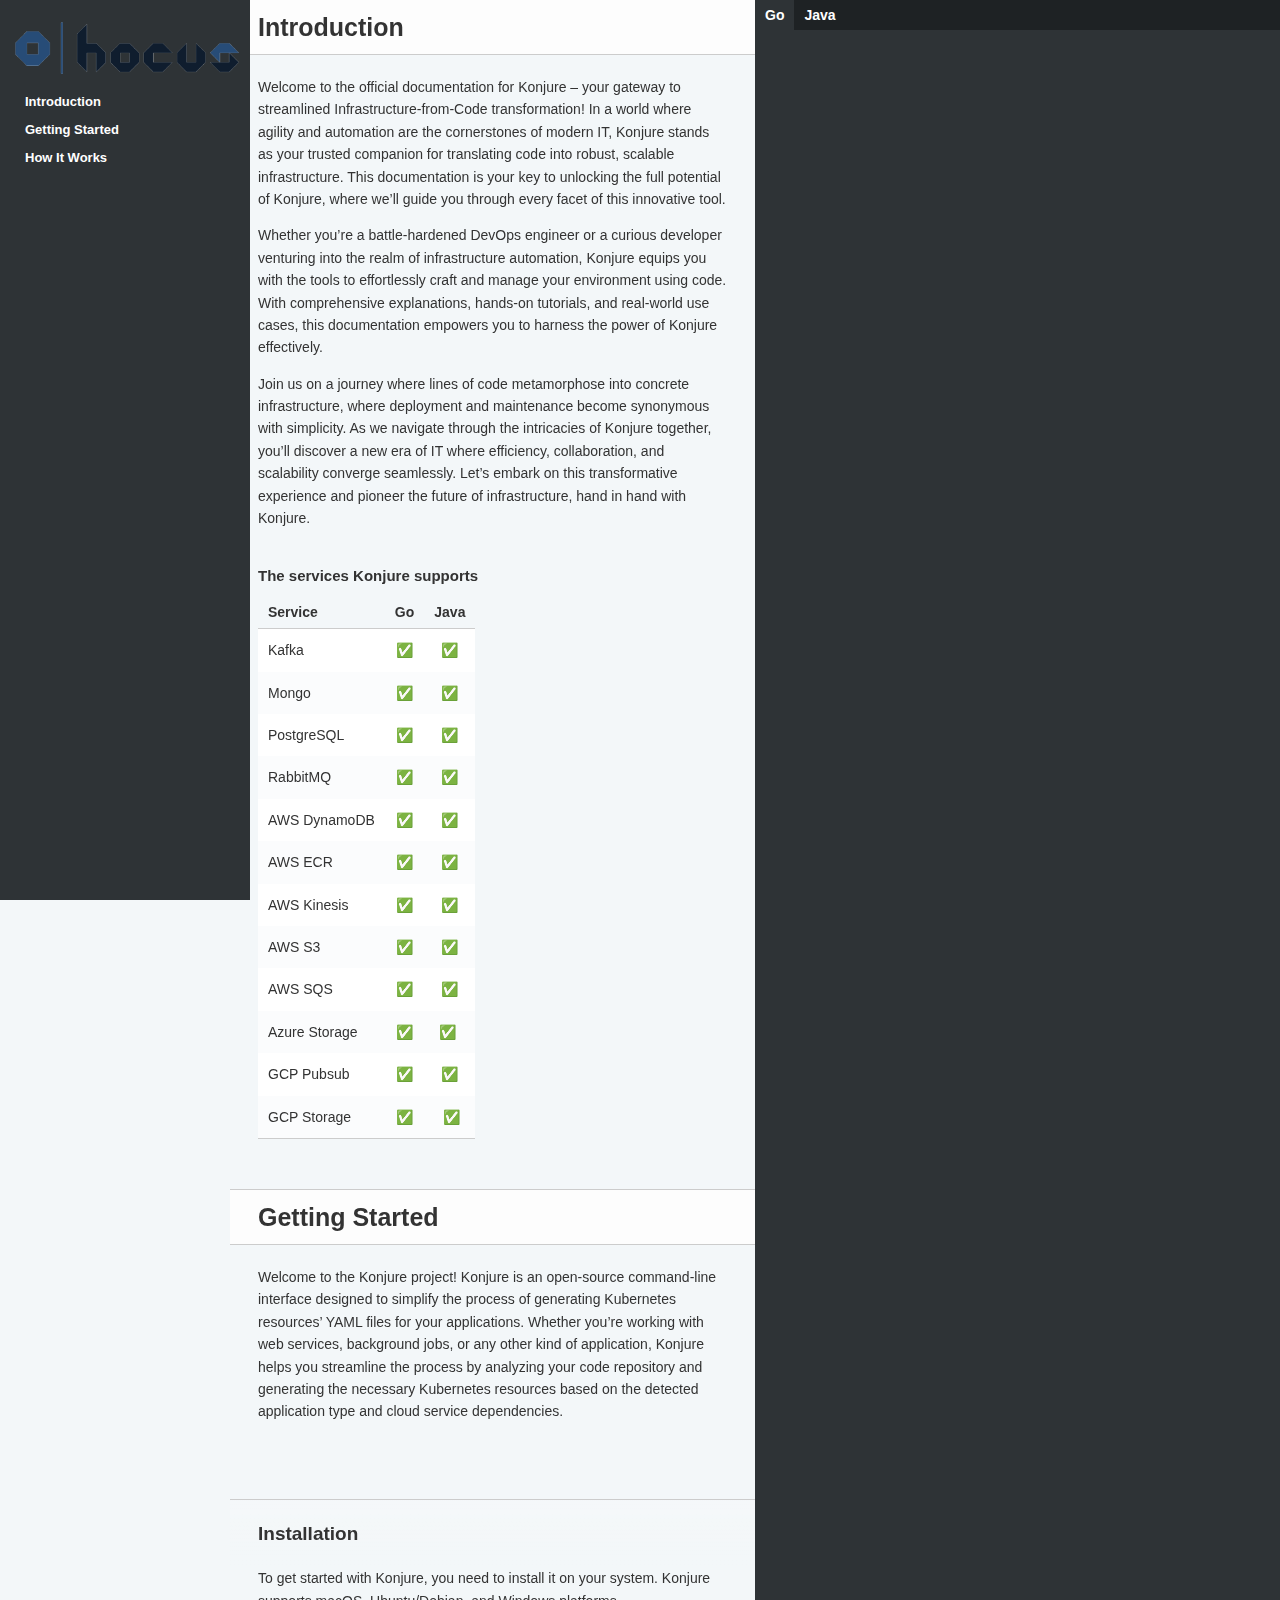
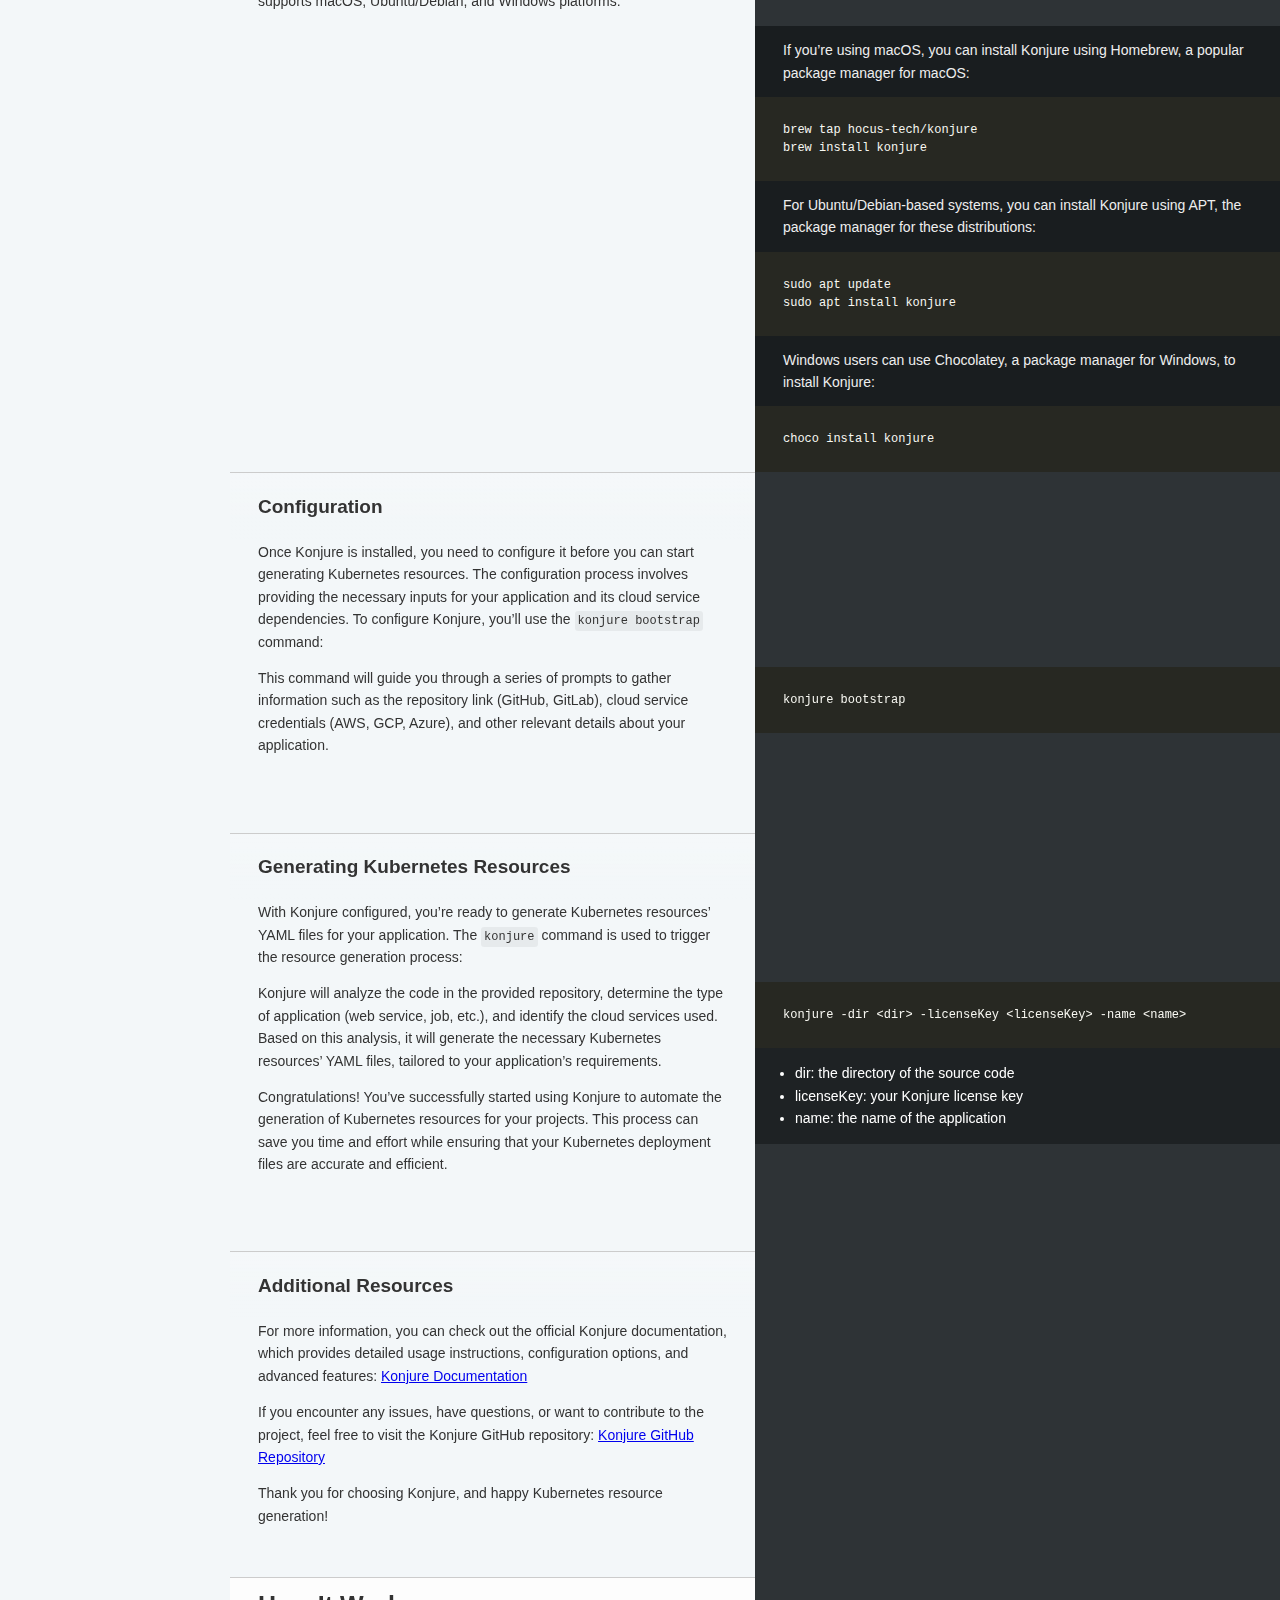
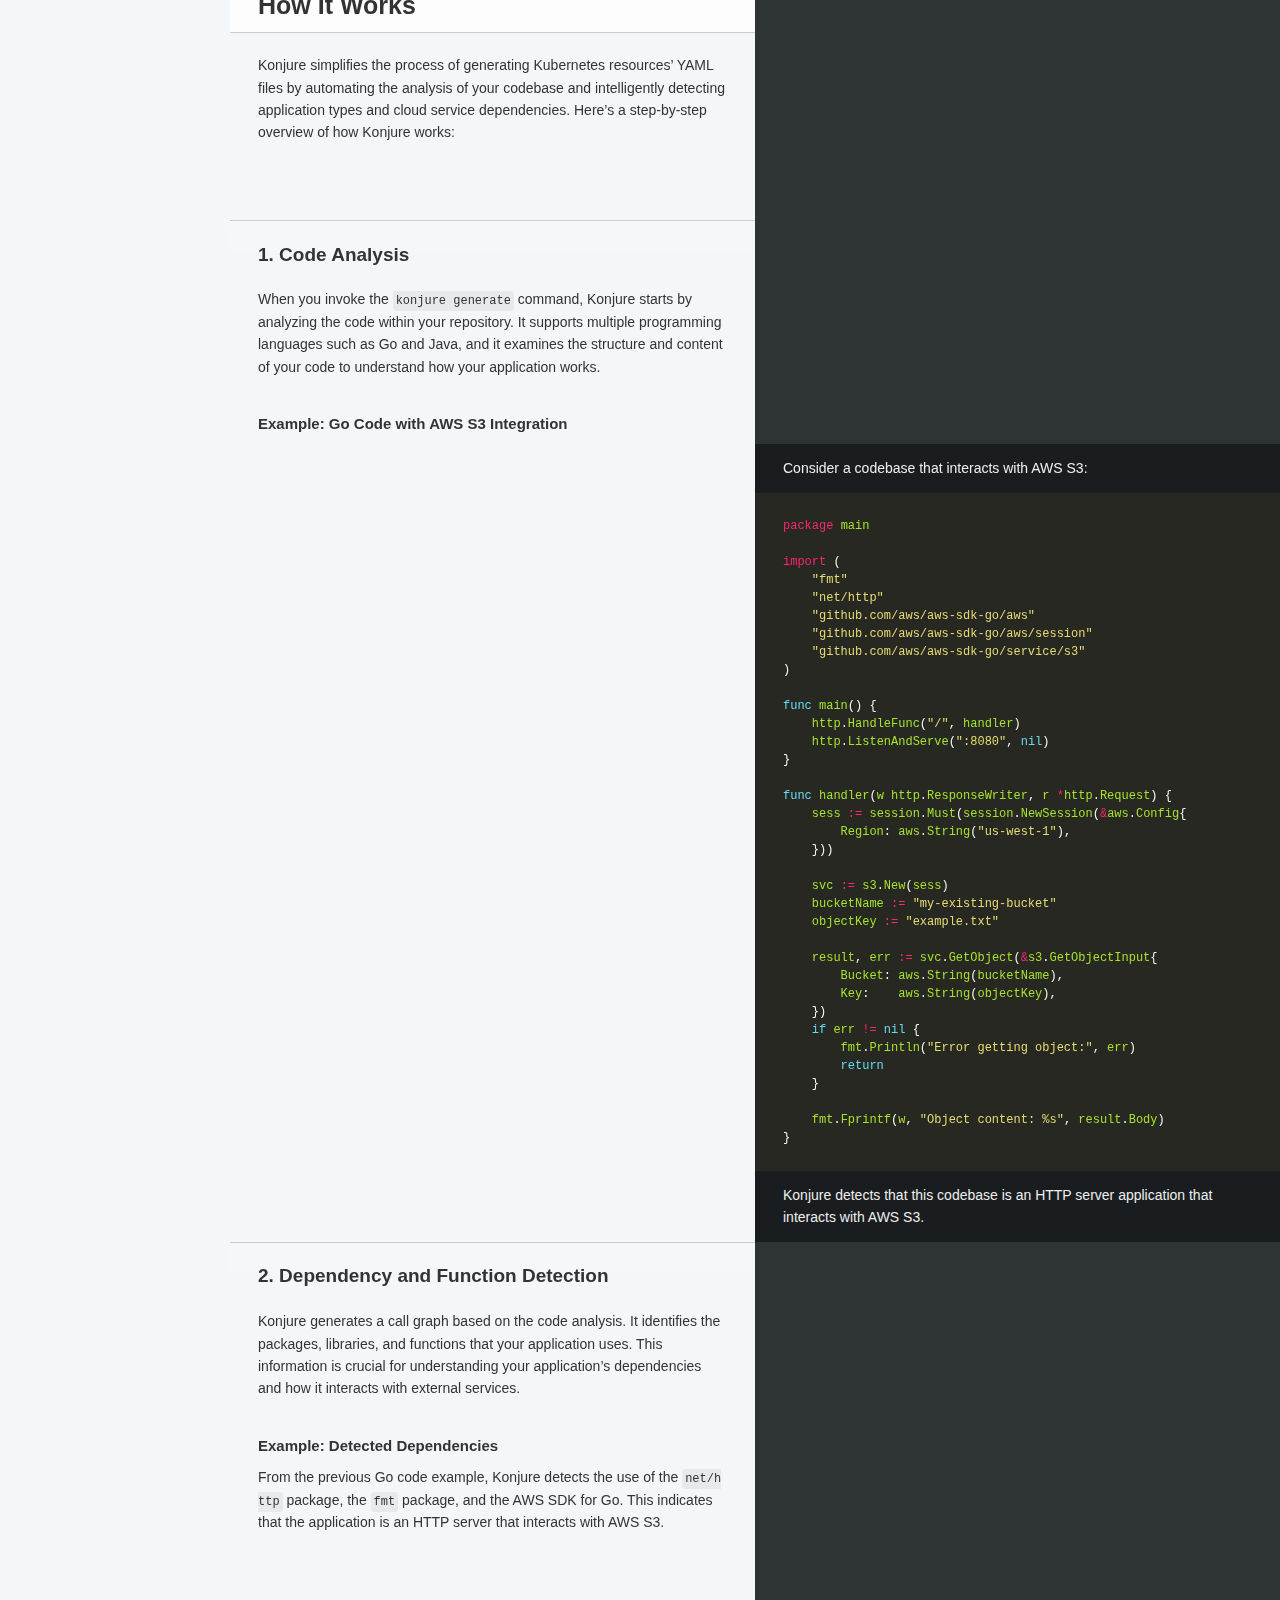
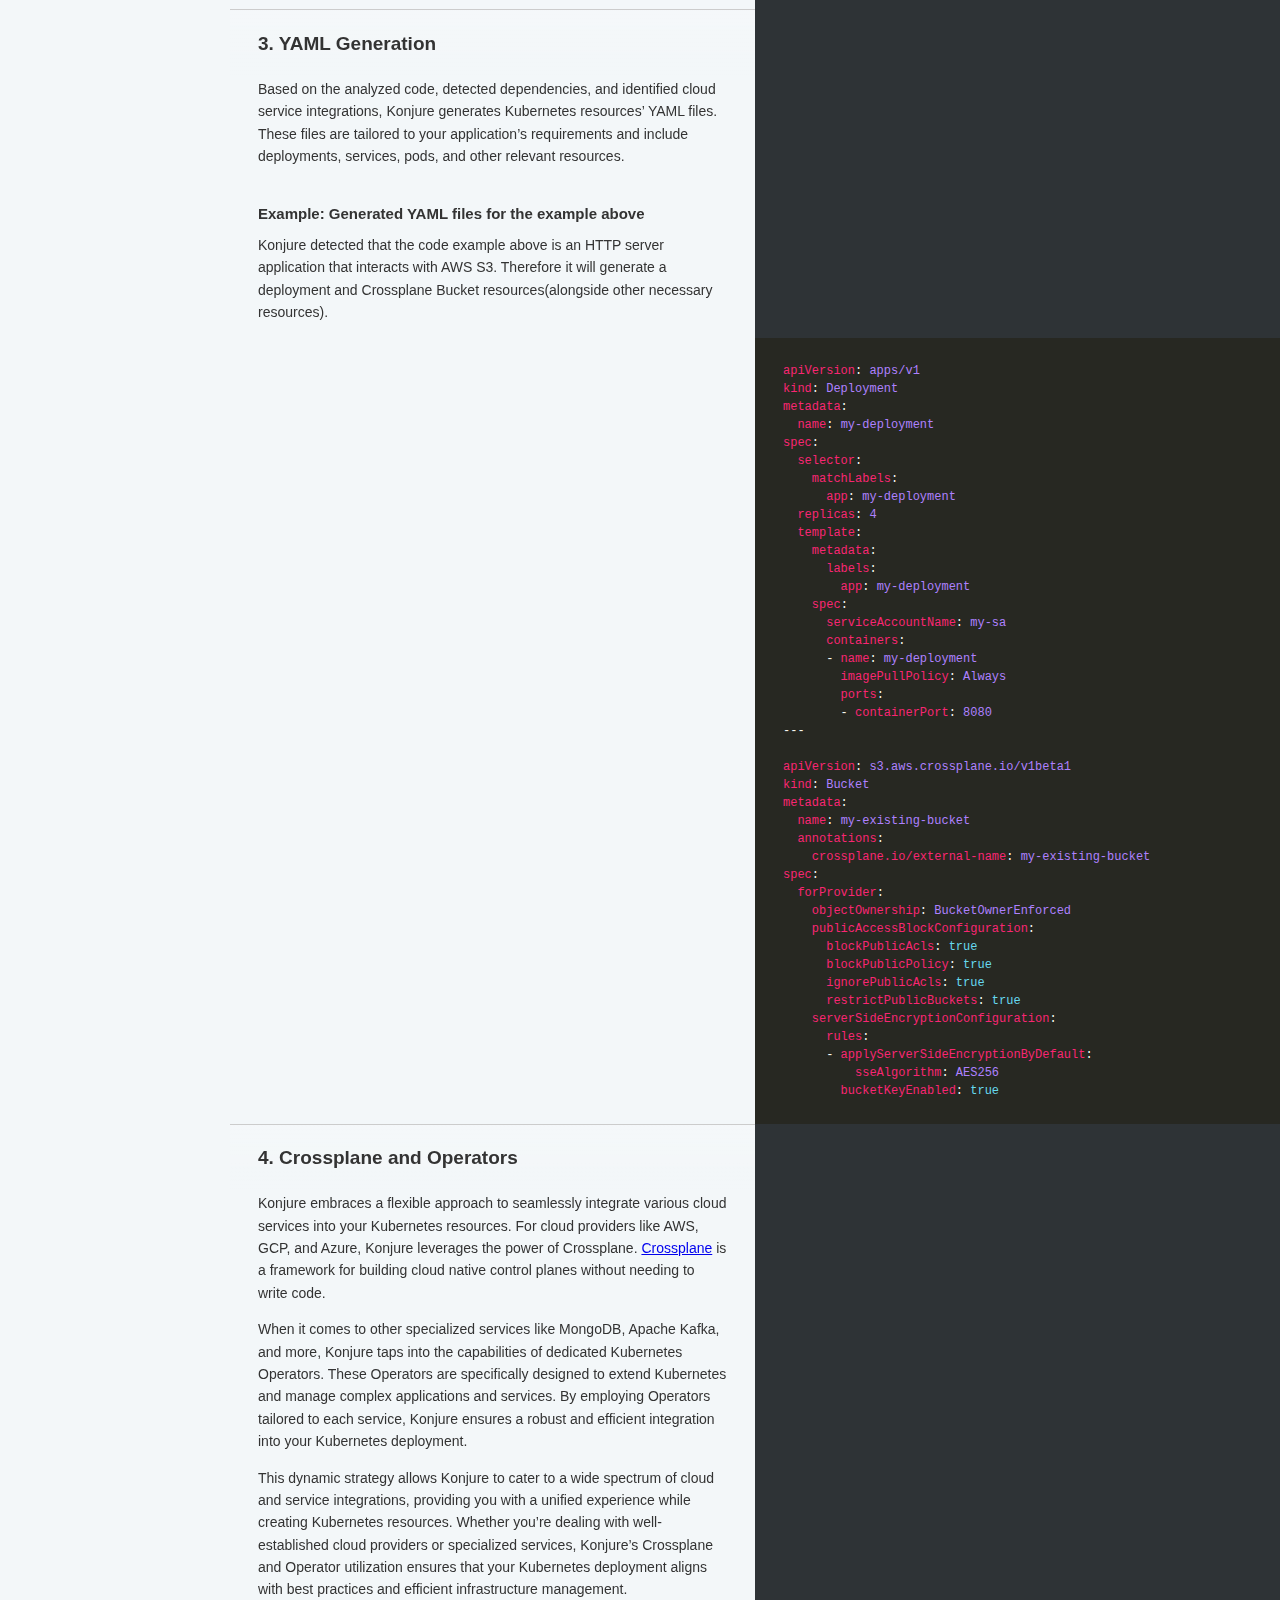
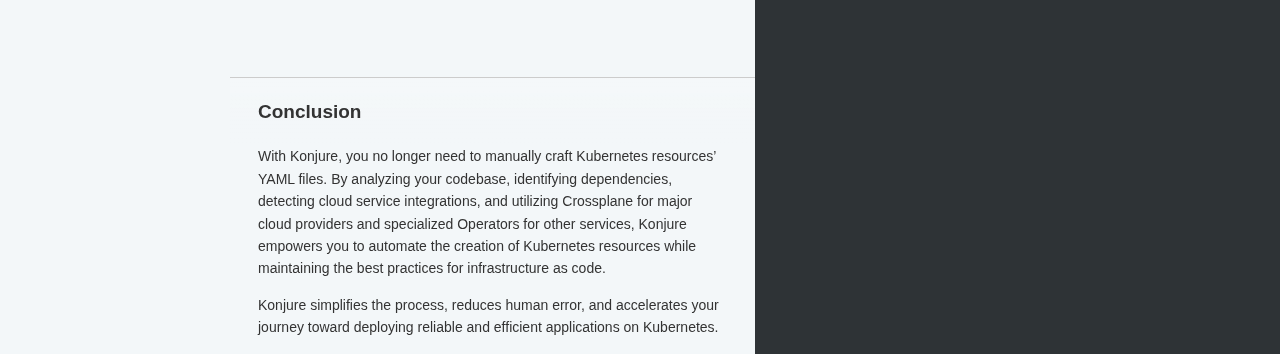
<file: categories/index.html>
<!DOCTYPE html>
<html lang="en">
  <head>
    <meta charset="utf-8" />
    <meta content="IE=edge,chrome=1" http-equiv="X-UA-Compatible" />
    <meta
      name="viewport"
      content="width=device-width, initial-scale=1, maximum-scale=1" />
    <title>
      Categories
    </title>
    





  
  

<link
  href="/styles/screen.min.96bcc5b34f588587ab20f0c8ec1ddb8f77c3b5f10a9feb7bc0022f90dfc98d1a.css"
  rel="stylesheet"
  media="screen"
  integrity="sha256-lrzFs09YhYerIPDI7B3bj3fDtfEKn&#43;t7wAIvkN/JjRo=" />
<link
  href="/styles/print.min.a35875918fba5cecdcad5a4a0b947f70d761a60ec42b98c2df08d1a7f2f777de.css"
  rel="stylesheet"
  media="print"
  integrity="sha256-o1h1kY&#43;6XOzcrVpKC5R/cNdhpg7EK5jC3wjRp/L3d94=" />

    




  

<script
  src="/js/index.01cd09825b410cf389c38500360a116f7df6791cd2f18768de2be24c92204a16.js"
  integrity="sha256-Ac0JgltBDPOJw4UANgoRb332eRzS8Ydo3iviTJIgShY="
  defer></script>

    
    <style>
      [x-cloak] {
        display: none !important;
      }
    </style>
  </head>
  <body class="index" x-data="{ navOpen: false }" x-cloak>
    <a
      href="#"
      id="nav-button"
      @click="navOpen = !navOpen"
      :class="{'open': navOpen }">
      <span>
        NAV
        <img src="/images/navbar.png" />
      </span>
    </a>
    <div class="toc-wrapper" :class="{'open': navOpen }">
      
      <img src="/images/logo.png" class="logo" />

      
      
  
  
    
  
  <ul
    id="toc"
    class="toc-list-h1"
    x-data="tocController"
    x-init="load([{&#34;id&#34;:&#34;introduction&#34;,&#34;level&#34;:1,&#34;sub&#34;:[{&#34;sub&#34;:[{&#34;id&#34;:&#34;the-services-konjure-supports&#34;,&#34;level&#34;:3,&#34;title&#34;:&#34;The services Konjure supports&#34;}]}],&#34;title&#34;:&#34;Introduction&#34;},{&#34;id&#34;:&#34;getting-started&#34;,&#34;level&#34;:1,&#34;sub&#34;:[{&#34;id&#34;:&#34;installation&#34;,&#34;level&#34;:2,&#34;title&#34;:&#34;Installation&#34;},{&#34;id&#34;:&#34;configuration&#34;,&#34;level&#34;:2,&#34;title&#34;:&#34;Configuration&#34;},{&#34;id&#34;:&#34;generating-kubernetes-resources&#34;,&#34;level&#34;:2,&#34;title&#34;:&#34;Generating Kubernetes Resources&#34;},{&#34;id&#34;:&#34;additional-resources&#34;,&#34;level&#34;:2,&#34;sub&#34;:[],&#34;title&#34;:&#34;Additional Resources&#34;}],&#34;title&#34;:&#34;Getting Started&#34;},{&#34;id&#34;:&#34;how-it-works&#34;,&#34;level&#34;:1,&#34;sub&#34;:[{&#34;id&#34;:&#34;1-code-analysis&#34;,&#34;level&#34;:2,&#34;sub&#34;:[{&#34;id&#34;:&#34;example-go-code-with-aws-s3-integration&#34;,&#34;level&#34;:3,&#34;title&#34;:&#34;Example: Go Code with AWS S3 Integration&#34;}],&#34;title&#34;:&#34;1. Code Analysis&#34;},{&#34;id&#34;:&#34;2-dependency-and-function-detection&#34;,&#34;level&#34;:2,&#34;sub&#34;:[{&#34;id&#34;:&#34;example-detected-dependencies&#34;,&#34;level&#34;:3,&#34;title&#34;:&#34;Example: Detected Dependencies&#34;}],&#34;title&#34;:&#34;2. Dependency and Function Detection&#34;},{&#34;id&#34;:&#34;3-yaml-generation&#34;,&#34;level&#34;:2,&#34;sub&#34;:[{&#34;id&#34;:&#34;example-generated-yaml-files-for-the-example-above&#34;,&#34;level&#34;:3,&#34;title&#34;:&#34;Example: Generated YAML files for the example above&#34;}],&#34;title&#34;:&#34;3. YAML Generation&#34;},{&#34;id&#34;:&#34;4-crossplane-and-operators&#34;,&#34;level&#34;:2,&#34;title&#34;:&#34;4. Crossplane and Operators&#34;},{&#34;id&#34;:&#34;conclusion&#34;,&#34;level&#34;:2,&#34;sub&#34;:[],&#34;title&#34;:&#34;Conclusion&#34;}],&#34;title&#34;:&#34;How It Works&#34;}])"
    @scroll.window="onScroll()">
    
    <template x-for="row in rows">
      <li>
        <a
          x-text="row.title"
          @click="click(row)"
          :href="`#${row.id}`"
          class="toc-link"
          x-bind="rowClass(row)"></a>
        
          <ul x-show="row.open" x-bind="transitions()" class="da-toc-list-h2">
            <template x-for="row in row.sub">
              <li>
                <a
                  x-text="row.title"
                  @click="click(row)"
                  :href="`#${row.id}`"
                  class="toc-link"
                  x-bind="rowClass(row)"></a>
                
              </li>
            </template>
          </ul>
        
      </li>
    </template>
  </ul>

      
      
      
    </div>
    <div class="page-wrapper">
      <div class="dark-box"></div>
      <div class="content">
        
  
    
  
    
  
    
  
  
    





<h1 id="introduction">Introduction</h1>
<p>Welcome to the official documentation for Konjure – your gateway to streamlined Infrastructure-from-Code transformation! In a world where agility and automation are the cornerstones of modern IT, Konjure stands as your trusted companion for translating code into robust, scalable infrastructure. This documentation is your key to unlocking the full potential of Konjure, where we&rsquo;ll guide you through every facet of this innovative tool.</p>
<p>Whether you&rsquo;re a battle-hardened DevOps engineer or a curious developer venturing into the realm of infrastructure automation, Konjure equips you with the tools to effortlessly craft and manage your environment using code. With comprehensive explanations, hands-on tutorials, and real-world use cases, this documentation empowers you to harness the power of Konjure effectively.</p>
<p>Join us on a journey where lines of code metamorphose into concrete infrastructure, where deployment and maintenance become synonymous with simplicity. As we navigate through the intricacies of Konjure together, you&rsquo;ll discover a new era of IT where efficiency, collaboration, and scalability converge seamlessly. Let&rsquo;s embark on this transformative experience and pioneer the future of infrastructure, hand in hand with Konjure.</p>




  



<h3 id="the-services-konjure-supports">The services Konjure supports</h3>
<table>
<thead>
<tr>
<th>Service</th>
<th style="text-align:center">Go</th>
<th style="text-align:center">Java</th>
</tr>
</thead>
<tbody>
<tr>
<td>Kafka</td>
<td style="text-align:center">✅</td>
<td style="text-align:center">✅</td>
</tr>
<tr>
<td>Mongo</td>
<td style="text-align:center">✅</td>
<td style="text-align:center">✅</td>
</tr>
<tr>
<td>PostgreSQL</td>
<td style="text-align:center">✅</td>
<td style="text-align:center">✅</td>
</tr>
<tr>
<td>RabbitMQ</td>
<td style="text-align:center">✅</td>
<td style="text-align:center">✅</td>
</tr>
<tr>
<td>AWS DynamoDB</td>
<td style="text-align:center">✅</td>
<td style="text-align:center">✅</td>
</tr>
<tr>
<td>AWS ECR</td>
<td style="text-align:center">✅</td>
<td style="text-align:center">✅</td>
</tr>
<tr>
<td>AWS Kinesis</td>
<td style="text-align:center">✅</td>
<td style="text-align:center">✅</td>
</tr>
<tr>
<td>AWS S3</td>
<td style="text-align:center">✅</td>
<td style="text-align:center">✅</td>
</tr>
<tr>
<td>AWS SQS</td>
<td style="text-align:center">✅</td>
<td style="text-align:center">✅</td>
</tr>
<tr>
<td>Azure Storage</td>
<td style="text-align:center">✅</td>
<td style="text-align:center">✅ </td>
</tr>
<tr>
<td>GCP Pubsub</td>
<td style="text-align:center">✅</td>
<td style="text-align:center">✅</td>
</tr>
<tr>
<td>GCP Storage</td>
<td style="text-align:center">✅</td>
<td style="text-align:center"> ✅</td>
</tr>
</tbody>
</table>

  
    



  



<h1 id="getting-started">Getting Started</h1>
<p>Welcome to the Konjure project! Konjure is an open-source command-line interface designed to simplify the process of generating Kubernetes resources&rsquo; YAML files for your applications. Whether you&rsquo;re working with web services, background jobs, or any other kind of application, Konjure helps you streamline the process by analyzing your code repository and generating the necessary Kubernetes resources based on the detected application type and cloud service dependencies.</p>




  



<h2 id="installation">Installation</h2>
<p>To get started with Konjure, you need to install it on your system. Konjure supports macOS, Ubuntu/Debian, and Windows platforms.</p>
<blockquote>
<p>If you&rsquo;re using macOS, you can install Konjure using Homebrew, a popular package manager for macOS:</p>
</blockquote>
<div class="highlight"><pre tabindex="0" style="color:#f8f8f2;background-color:#272822;-moz-tab-size:4;-o-tab-size:4;tab-size:4;"><code class="language-bash" data-lang="bash"><span style="display:flex;"><span>brew tap hocus-tech/konjure
</span></span><span style="display:flex;"><span>brew install konjure
</span></span></code></pre></div><blockquote>
<p>For Ubuntu/Debian-based systems, you can install Konjure using APT, the package manager for these distributions:</p>
</blockquote>
<div class="highlight"><pre tabindex="0" style="color:#f8f8f2;background-color:#272822;-moz-tab-size:4;-o-tab-size:4;tab-size:4;"><code class="language-bash" data-lang="bash"><span style="display:flex;"><span>sudo apt update
</span></span><span style="display:flex;"><span>sudo apt install konjure
</span></span></code></pre></div><blockquote>
<p>Windows users can use Chocolatey, a package manager for Windows, to install Konjure:</p>
</blockquote>
<div class="highlight"><pre tabindex="0" style="color:#f8f8f2;background-color:#272822;-moz-tab-size:4;-o-tab-size:4;tab-size:4;"><code class="language-powershell" data-lang="powershell"><span style="display:flex;"><span>choco install konjure
</span></span></code></pre></div>



  



<h2 id="configuration">Configuration</h2>
<p>Once Konjure is installed, you need to configure it before you can start generating Kubernetes resources. The configuration process involves providing the necessary inputs for your application and its cloud service dependencies. To configure Konjure, you&rsquo;ll use the <code>konjure bootstrap</code> command:</p>
<div class="highlight"><pre tabindex="0" style="color:#f8f8f2;background-color:#272822;-moz-tab-size:4;-o-tab-size:4;tab-size:4;"><code class="language-bash" data-lang="bash"><span style="display:flex;"><span>konjure bootstrap
</span></span></code></pre></div><p>This command will guide you through a series of prompts to gather information such as the repository link (GitHub, GitLab), cloud service credentials (AWS, GCP, Azure), and other relevant details about your application.</p>




  



<h2 id="generating-kubernetes-resources">Generating Kubernetes Resources</h2>
<p>With Konjure configured, you&rsquo;re ready to generate Kubernetes resources&rsquo; YAML files for your application. The <code>konjure</code> command is used to trigger the resource generation process:</p>
<div class="highlight"><pre tabindex="0" style="color:#f8f8f2;background-color:#272822;-moz-tab-size:4;-o-tab-size:4;tab-size:4;"><code class="language-bash" data-lang="bash"><span style="display:flex;"><span>konjure -dir &lt;dir&gt; -licenseKey &lt;licenseKey&gt; -name &lt;name&gt;
</span></span></code></pre></div><blockquote>
<ul>
<li>dir: the directory of the source code</li>
<li>licenseKey: your Konjure license key</li>
<li>name: the name of the application</li>
</ul>
</blockquote>
<p>Konjure will analyze the code in the provided repository, determine the type of application (web service, job, etc.), and identify the cloud services used. Based on this analysis, it will generate the necessary Kubernetes resources&rsquo; YAML files, tailored to your application&rsquo;s requirements.</p>
<p>Congratulations! You&rsquo;ve successfully started using Konjure to automate the generation of Kubernetes resources for your projects. This process can save you time and effort while ensuring that your Kubernetes deployment files are accurate and efficient.</p>




  



<h2 id="additional-resources">Additional Resources</h2>
<p>For more information, you can check out the official Konjure documentation, which provides detailed usage instructions, configuration options, and advanced features: <a href="https://hocus-tech.github.io/">Konjure Documentation</a></p>
<p>If you encounter any issues, have questions, or want to contribute to the project, feel free to visit the Konjure GitHub repository: <a href="https://github.com/hocus-tech/konjure">Konjure GitHub Repository</a></p>
<p>Thank you for choosing Konjure, and happy Kubernetes resource generation!</p>

  
    



  



<h1 id="how-it-works">How It Works</h1>
<p>Konjure simplifies the process of generating Kubernetes resources&rsquo; YAML files by automating the analysis of your codebase and intelligently detecting application types and cloud service dependencies. Here&rsquo;s a step-by-step overview of how Konjure works:</p>




  



<h2 id="1-code-analysis">1. Code Analysis</h2>
<p>When you invoke the <code>konjure generate</code> command, Konjure starts by analyzing the code within your repository. It supports multiple programming languages such as Go and Java, and it examines the structure and content of your code to understand how your application works.</p>




  



<h3 id="example-go-code-with-aws-s3-integration">Example: Go Code with AWS S3 Integration</h3>
<blockquote>
<p>Consider a codebase that interacts with AWS S3:</p>
</blockquote>
<div class="highlight"><pre tabindex="0" style="color:#f8f8f2;background-color:#272822;-moz-tab-size:4;-o-tab-size:4;tab-size:4;"><code class="language-go" data-lang="go"><span style="display:flex;"><span><span style="color:#f92672">package</span> <span style="color:#a6e22e">main</span>
</span></span><span style="display:flex;"><span>
</span></span><span style="display:flex;"><span><span style="color:#f92672">import</span> (
</span></span><span style="display:flex;"><span>    <span style="color:#e6db74">&#34;fmt&#34;</span>
</span></span><span style="display:flex;"><span>    <span style="color:#e6db74">&#34;net/http&#34;</span>
</span></span><span style="display:flex;"><span>    <span style="color:#e6db74">&#34;github.com/aws/aws-sdk-go/aws&#34;</span>
</span></span><span style="display:flex;"><span>    <span style="color:#e6db74">&#34;github.com/aws/aws-sdk-go/aws/session&#34;</span>
</span></span><span style="display:flex;"><span>    <span style="color:#e6db74">&#34;github.com/aws/aws-sdk-go/service/s3&#34;</span>
</span></span><span style="display:flex;"><span>)
</span></span><span style="display:flex;"><span>
</span></span><span style="display:flex;"><span><span style="color:#66d9ef">func</span> <span style="color:#a6e22e">main</span>() {
</span></span><span style="display:flex;"><span>    <span style="color:#a6e22e">http</span>.<span style="color:#a6e22e">HandleFunc</span>(<span style="color:#e6db74">&#34;/&#34;</span>, <span style="color:#a6e22e">handler</span>)
</span></span><span style="display:flex;"><span>    <span style="color:#a6e22e">http</span>.<span style="color:#a6e22e">ListenAndServe</span>(<span style="color:#e6db74">&#34;:8080&#34;</span>, <span style="color:#66d9ef">nil</span>)
</span></span><span style="display:flex;"><span>}
</span></span><span style="display:flex;"><span>
</span></span><span style="display:flex;"><span><span style="color:#66d9ef">func</span> <span style="color:#a6e22e">handler</span>(<span style="color:#a6e22e">w</span> <span style="color:#a6e22e">http</span>.<span style="color:#a6e22e">ResponseWriter</span>, <span style="color:#a6e22e">r</span> <span style="color:#f92672">*</span><span style="color:#a6e22e">http</span>.<span style="color:#a6e22e">Request</span>) {
</span></span><span style="display:flex;"><span>    <span style="color:#a6e22e">sess</span> <span style="color:#f92672">:=</span> <span style="color:#a6e22e">session</span>.<span style="color:#a6e22e">Must</span>(<span style="color:#a6e22e">session</span>.<span style="color:#a6e22e">NewSession</span>(<span style="color:#f92672">&amp;</span><span style="color:#a6e22e">aws</span>.<span style="color:#a6e22e">Config</span>{
</span></span><span style="display:flex;"><span>        <span style="color:#a6e22e">Region</span>: <span style="color:#a6e22e">aws</span>.<span style="color:#a6e22e">String</span>(<span style="color:#e6db74">&#34;us-west-1&#34;</span>),
</span></span><span style="display:flex;"><span>    }))
</span></span><span style="display:flex;"><span>    
</span></span><span style="display:flex;"><span>    <span style="color:#a6e22e">svc</span> <span style="color:#f92672">:=</span> <span style="color:#a6e22e">s3</span>.<span style="color:#a6e22e">New</span>(<span style="color:#a6e22e">sess</span>)
</span></span><span style="display:flex;"><span>    <span style="color:#a6e22e">bucketName</span> <span style="color:#f92672">:=</span> <span style="color:#e6db74">&#34;my-existing-bucket&#34;</span>
</span></span><span style="display:flex;"><span>    <span style="color:#a6e22e">objectKey</span> <span style="color:#f92672">:=</span> <span style="color:#e6db74">&#34;example.txt&#34;</span>
</span></span><span style="display:flex;"><span>    
</span></span><span style="display:flex;"><span>    <span style="color:#a6e22e">result</span>, <span style="color:#a6e22e">err</span> <span style="color:#f92672">:=</span> <span style="color:#a6e22e">svc</span>.<span style="color:#a6e22e">GetObject</span>(<span style="color:#f92672">&amp;</span><span style="color:#a6e22e">s3</span>.<span style="color:#a6e22e">GetObjectInput</span>{
</span></span><span style="display:flex;"><span>        <span style="color:#a6e22e">Bucket</span>: <span style="color:#a6e22e">aws</span>.<span style="color:#a6e22e">String</span>(<span style="color:#a6e22e">bucketName</span>),
</span></span><span style="display:flex;"><span>        <span style="color:#a6e22e">Key</span>:    <span style="color:#a6e22e">aws</span>.<span style="color:#a6e22e">String</span>(<span style="color:#a6e22e">objectKey</span>),
</span></span><span style="display:flex;"><span>    })
</span></span><span style="display:flex;"><span>    <span style="color:#66d9ef">if</span> <span style="color:#a6e22e">err</span> <span style="color:#f92672">!=</span> <span style="color:#66d9ef">nil</span> {
</span></span><span style="display:flex;"><span>        <span style="color:#a6e22e">fmt</span>.<span style="color:#a6e22e">Println</span>(<span style="color:#e6db74">&#34;Error getting object:&#34;</span>, <span style="color:#a6e22e">err</span>)
</span></span><span style="display:flex;"><span>        <span style="color:#66d9ef">return</span>
</span></span><span style="display:flex;"><span>    }
</span></span><span style="display:flex;"><span>    
</span></span><span style="display:flex;"><span>    <span style="color:#a6e22e">fmt</span>.<span style="color:#a6e22e">Fprintf</span>(<span style="color:#a6e22e">w</span>, <span style="color:#e6db74">&#34;Object content: %s&#34;</span>, <span style="color:#a6e22e">result</span>.<span style="color:#a6e22e">Body</span>)
</span></span><span style="display:flex;"><span>}
</span></span></code></pre></div><div class="highlight"><pre tabindex="0" style="color:#f8f8f2;background-color:#272822;-moz-tab-size:4;-o-tab-size:4;tab-size:4;"><code class="language-java" data-lang="java"><span style="display:flex;"><span><span style="color:#f92672">import</span> software.amazon.awssdk.auth.credentials.DefaultCredentialsProvider<span style="color:#f92672">;</span>
</span></span><span style="display:flex;"><span><span style="color:#f92672">import</span> software.amazon.awssdk.regions.Region<span style="color:#f92672">;</span>
</span></span><span style="display:flex;"><span><span style="color:#f92672">import</span> software.amazon.awssdk.services.s3.S3Client<span style="color:#f92672">;</span>
</span></span><span style="display:flex;"><span><span style="color:#f92672">import</span> software.amazon.awssdk.services.s3.model.GetObjectRequest<span style="color:#f92672">;</span>
</span></span><span style="display:flex;"><span><span style="color:#f92672">import</span> software.amazon.awssdk.services.s3.model.GetObjectResponse<span style="color:#f92672">;</span>
</span></span><span style="display:flex;"><span><span style="color:#f92672">import</span> software.amazon.awssdk.services.s3.model.S3Exception<span style="color:#f92672">;</span>
</span></span><span style="display:flex;"><span>
</span></span><span style="display:flex;"><span><span style="color:#f92672">import</span> java.io.IOException<span style="color:#f92672">;</span>
</span></span><span style="display:flex;"><span><span style="color:#f92672">import</span> java.io.InputStream<span style="color:#f92672">;</span>
</span></span><span style="display:flex;"><span><span style="color:#f92672">import</span> java.net.InetSocketAddress<span style="color:#f92672">;</span>
</span></span><span style="display:flex;"><span><span style="color:#f92672">import</span> java.nio.charset.StandardCharsets<span style="color:#f92672">;</span>
</span></span><span style="display:flex;"><span><span style="color:#f92672">import</span> com.sun.net.httpserver.HttpServer<span style="color:#f92672">;</span>
</span></span><span style="display:flex;"><span><span style="color:#f92672">import</span> com.sun.net.httpserver.HttpHandler<span style="color:#f92672">;</span>
</span></span><span style="display:flex;"><span><span style="color:#f92672">import</span> com.sun.net.httpserver.HttpExchange<span style="color:#f92672">;</span>
</span></span><span style="display:flex;"><span>
</span></span><span style="display:flex;"><span><span style="color:#66d9ef">public</span> <span style="color:#66d9ef">class</span> <span style="color:#a6e22e">Main</span> <span style="color:#f92672">{</span>
</span></span><span style="display:flex;"><span>
</span></span><span style="display:flex;"><span>    <span style="color:#66d9ef">public</span> <span style="color:#66d9ef">static</span> <span style="color:#66d9ef">void</span> <span style="color:#a6e22e">main</span><span style="color:#f92672">(</span>String<span style="color:#f92672">[]</span> args<span style="color:#f92672">)</span> <span style="color:#66d9ef">throws</span> IOException <span style="color:#f92672">{</span>
</span></span><span style="display:flex;"><span>        HttpServer server <span style="color:#f92672">=</span> HttpServer<span style="color:#f92672">.</span><span style="color:#a6e22e">create</span><span style="color:#f92672">(</span><span style="color:#66d9ef">new</span> InetSocketAddress<span style="color:#f92672">(</span>8080<span style="color:#f92672">),</span> 0<span style="color:#f92672">);</span>
</span></span><span style="display:flex;"><span>        server<span style="color:#f92672">.</span><span style="color:#a6e22e">createContext</span><span style="color:#f92672">(</span><span style="color:#e6db74">&#34;/&#34;</span><span style="color:#f92672">,</span> <span style="color:#66d9ef">new</span> MyHandler<span style="color:#f92672">());</span>
</span></span><span style="display:flex;"><span>        server<span style="color:#f92672">.</span><span style="color:#a6e22e">setExecutor</span><span style="color:#f92672">(</span><span style="color:#66d9ef">null</span><span style="color:#f92672">);</span> <span style="color:#75715e">// Use the default executor
</span></span></span><span style="display:flex;"><span><span style="color:#75715e"></span>        server<span style="color:#f92672">.</span><span style="color:#a6e22e">start</span><span style="color:#f92672">();</span>
</span></span><span style="display:flex;"><span>    <span style="color:#f92672">}</span>
</span></span><span style="display:flex;"><span>
</span></span><span style="display:flex;"><span>    <span style="color:#66d9ef">static</span> <span style="color:#66d9ef">class</span> <span style="color:#a6e22e">MyHandler</span> <span style="color:#66d9ef">implements</span> HttpHandler <span style="color:#f92672">{</span>
</span></span><span style="display:flex;"><span>        <span style="color:#66d9ef">public</span> <span style="color:#66d9ef">void</span> <span style="color:#a6e22e">handle</span><span style="color:#f92672">(</span>HttpExchange httpExchange<span style="color:#f92672">)</span> <span style="color:#66d9ef">throws</span> IOException <span style="color:#f92672">{</span>
</span></span><span style="display:flex;"><span>            S3Client s3 <span style="color:#f92672">=</span> S3Client<span style="color:#f92672">.</span><span style="color:#a6e22e">builder</span><span style="color:#f92672">()</span>
</span></span><span style="display:flex;"><span>                    <span style="color:#f92672">.</span><span style="color:#a6e22e">region</span><span style="color:#f92672">(</span>Region<span style="color:#f92672">.</span><span style="color:#a6e22e">US_WEST_1</span><span style="color:#f92672">)</span>
</span></span><span style="display:flex;"><span>                    <span style="color:#f92672">.</span><span style="color:#a6e22e">credentialsProvider</span><span style="color:#f92672">(</span>DefaultCredentialsProvider<span style="color:#f92672">.</span><span style="color:#a6e22e">create</span><span style="color:#f92672">())</span>
</span></span><span style="display:flex;"><span>                    <span style="color:#f92672">.</span><span style="color:#a6e22e">build</span><span style="color:#f92672">();</span>
</span></span><span style="display:flex;"><span>
</span></span><span style="display:flex;"><span>            String bucketName <span style="color:#f92672">=</span> <span style="color:#e6db74">&#34;my-existing-bucket&#34;</span><span style="color:#f92672">;</span>
</span></span><span style="display:flex;"><span>            String objectKey <span style="color:#f92672">=</span> <span style="color:#e6db74">&#34;example.txt&#34;</span><span style="color:#f92672">;</span>
</span></span><span style="display:flex;"><span>
</span></span><span style="display:flex;"><span>            <span style="color:#66d9ef">try</span> <span style="color:#f92672">{</span>
</span></span><span style="display:flex;"><span>                GetObjectRequest getObjectRequest <span style="color:#f92672">=</span> GetObjectRequest<span style="color:#f92672">.</span><span style="color:#a6e22e">builder</span><span style="color:#f92672">()</span>
</span></span><span style="display:flex;"><span>                        <span style="color:#f92672">.</span><span style="color:#a6e22e">bucket</span><span style="color:#f92672">(</span>bucketName<span style="color:#f92672">)</span>
</span></span><span style="display:flex;"><span>                        <span style="color:#f92672">.</span><span style="color:#a6e22e">key</span><span style="color:#f92672">(</span>objectKey<span style="color:#f92672">)</span>
</span></span><span style="display:flex;"><span>                        <span style="color:#f92672">.</span><span style="color:#a6e22e">build</span><span style="color:#f92672">();</span>
</span></span><span style="display:flex;"><span>
</span></span><span style="display:flex;"><span>                GetObjectResponse getObjectResponse <span style="color:#f92672">=</span> s3<span style="color:#f92672">.</span><span style="color:#a6e22e">getObject</span><span style="color:#f92672">(</span>getObjectRequest<span style="color:#f92672">);</span>
</span></span><span style="display:flex;"><span>                InputStream objectContent <span style="color:#f92672">=</span> getObjectResponse<span style="color:#f92672">.</span><span style="color:#a6e22e">readAllBytes</span><span style="color:#f92672">();</span>
</span></span><span style="display:flex;"><span>
</span></span><span style="display:flex;"><span>                String content <span style="color:#f92672">=</span> <span style="color:#66d9ef">new</span> String<span style="color:#f92672">(</span>objectContent<span style="color:#f92672">.</span><span style="color:#a6e22e">readAllBytes</span><span style="color:#f92672">(),</span> StandardCharsets<span style="color:#f92672">.</span><span style="color:#a6e22e">UTF_8</span><span style="color:#f92672">);</span>
</span></span><span style="display:flex;"><span>
</span></span><span style="display:flex;"><span>                String response <span style="color:#f92672">=</span> <span style="color:#e6db74">&#34;Object content: &#34;</span> <span style="color:#f92672">+</span> content<span style="color:#f92672">;</span>
</span></span><span style="display:flex;"><span>                httpExchange<span style="color:#f92672">.</span><span style="color:#a6e22e">sendResponseHeaders</span><span style="color:#f92672">(</span>200<span style="color:#f92672">,</span> response<span style="color:#f92672">.</span><span style="color:#a6e22e">length</span><span style="color:#f92672">());</span>
</span></span><span style="display:flex;"><span>                httpExchange<span style="color:#f92672">.</span><span style="color:#a6e22e">getResponseBody</span><span style="color:#f92672">().</span><span style="color:#a6e22e">write</span><span style="color:#f92672">(</span>response<span style="color:#f92672">.</span><span style="color:#a6e22e">getBytes</span><span style="color:#f92672">());</span>
</span></span><span style="display:flex;"><span>                httpExchange<span style="color:#f92672">.</span><span style="color:#a6e22e">close</span><span style="color:#f92672">();</span>
</span></span><span style="display:flex;"><span>            <span style="color:#f92672">}</span> <span style="color:#66d9ef">catch</span> <span style="color:#f92672">(</span>S3Exception e<span style="color:#f92672">)</span> <span style="color:#f92672">{</span>
</span></span><span style="display:flex;"><span>                String response <span style="color:#f92672">=</span> <span style="color:#e6db74">&#34;Error getting object: &#34;</span> <span style="color:#f92672">+</span> e<span style="color:#f92672">.</span><span style="color:#a6e22e">getMessage</span><span style="color:#f92672">();</span>
</span></span><span style="display:flex;"><span>                httpExchange<span style="color:#f92672">.</span><span style="color:#a6e22e">sendResponseHeaders</span><span style="color:#f92672">(</span>500<span style="color:#f92672">,</span> response<span style="color:#f92672">.</span><span style="color:#a6e22e">length</span><span style="color:#f92672">());</span>
</span></span><span style="display:flex;"><span>                httpExchange<span style="color:#f92672">.</span><span style="color:#a6e22e">getResponseBody</span><span style="color:#f92672">().</span><span style="color:#a6e22e">write</span><span style="color:#f92672">(</span>response<span style="color:#f92672">.</span><span style="color:#a6e22e">getBytes</span><span style="color:#f92672">());</span>
</span></span><span style="display:flex;"><span>                httpExchange<span style="color:#f92672">.</span><span style="color:#a6e22e">close</span><span style="color:#f92672">();</span>
</span></span><span style="display:flex;"><span>            <span style="color:#f92672">}</span>
</span></span><span style="display:flex;"><span>        <span style="color:#f92672">}</span>
</span></span><span style="display:flex;"><span>    <span style="color:#f92672">}</span>
</span></span><span style="display:flex;"><span><span style="color:#f92672">}</span>
</span></span></code></pre></div><blockquote>
<p>Konjure detects that this codebase is an HTTP server application that interacts with AWS S3.</p>
</blockquote>




  



<h2 id="2-dependency-and-function-detection">2. Dependency and Function Detection</h2>
<p>Konjure generates a call graph based on the code analysis. It identifies the packages, libraries, and functions that your application uses. This information is crucial for understanding your application&rsquo;s dependencies and how it interacts with external services.</p>




  



<h3 id="example-detected-dependencies">Example: Detected Dependencies</h3>
<p>From the previous Go code example, Konjure detects the use of the <code>net/http</code> package, the <code>fmt</code> package, and the AWS SDK for Go. This indicates that the application is an HTTP server that interacts with AWS S3.</p>




  



<h2 id="3-yaml-generation">3. YAML Generation</h2>
<p>Based on the analyzed code, detected dependencies, and identified cloud service integrations, Konjure generates Kubernetes resources&rsquo; YAML files. These files are tailored to your application&rsquo;s requirements and include deployments, services, pods, and other relevant resources.</p>




  



<h3 id="example-generated-yaml-files-for-the-example-above">Example: Generated YAML files for the example above</h3>
<p>Konjure detected that the code example above is an HTTP server application that interacts with AWS S3. Therefore it will generate a deployment and Crossplane Bucket resources(alongside other necessary resources).</p>
<div class="highlight"><pre tabindex="0" style="color:#f8f8f2;background-color:#272822;-moz-tab-size:4;-o-tab-size:4;tab-size:4;"><code class="language-yaml" data-lang="yaml"><span style="display:flex;"><span><span style="color:#f92672">apiVersion</span>: <span style="color:#ae81ff">apps/v1</span>
</span></span><span style="display:flex;"><span><span style="color:#f92672">kind</span>: <span style="color:#ae81ff">Deployment</span>
</span></span><span style="display:flex;"><span><span style="color:#f92672">metadata</span>:
</span></span><span style="display:flex;"><span>  <span style="color:#f92672">name</span>: <span style="color:#ae81ff">my-deployment</span>
</span></span><span style="display:flex;"><span><span style="color:#f92672">spec</span>:
</span></span><span style="display:flex;"><span>  <span style="color:#f92672">selector</span>:
</span></span><span style="display:flex;"><span>    <span style="color:#f92672">matchLabels</span>:
</span></span><span style="display:flex;"><span>      <span style="color:#f92672">app</span>: <span style="color:#ae81ff">my-deployment</span>
</span></span><span style="display:flex;"><span>  <span style="color:#f92672">replicas</span>: <span style="color:#ae81ff">4</span>
</span></span><span style="display:flex;"><span>  <span style="color:#f92672">template</span>:
</span></span><span style="display:flex;"><span>    <span style="color:#f92672">metadata</span>:
</span></span><span style="display:flex;"><span>      <span style="color:#f92672">labels</span>:
</span></span><span style="display:flex;"><span>        <span style="color:#f92672">app</span>: <span style="color:#ae81ff">my-deployment</span>
</span></span><span style="display:flex;"><span>    <span style="color:#f92672">spec</span>:
</span></span><span style="display:flex;"><span>      <span style="color:#f92672">serviceAccountName</span>: <span style="color:#ae81ff">my-sa</span>
</span></span><span style="display:flex;"><span>      <span style="color:#f92672">containers</span>:
</span></span><span style="display:flex;"><span>      - <span style="color:#f92672">name</span>: <span style="color:#ae81ff">my-deployment</span>
</span></span><span style="display:flex;"><span>        <span style="color:#f92672">imagePullPolicy</span>: <span style="color:#ae81ff">Always</span>
</span></span><span style="display:flex;"><span>        <span style="color:#f92672">ports</span>:
</span></span><span style="display:flex;"><span>        - <span style="color:#f92672">containerPort</span>: <span style="color:#ae81ff">8080</span>
</span></span><span style="display:flex;"><span>---
</span></span><span style="display:flex;"><span>
</span></span><span style="display:flex;"><span><span style="color:#f92672">apiVersion</span>: <span style="color:#ae81ff">s3.aws.crossplane.io/v1beta1</span>
</span></span><span style="display:flex;"><span><span style="color:#f92672">kind</span>: <span style="color:#ae81ff">Bucket</span>
</span></span><span style="display:flex;"><span><span style="color:#f92672">metadata</span>:
</span></span><span style="display:flex;"><span>  <span style="color:#f92672">name</span>: <span style="color:#ae81ff">my-existing-bucket</span>
</span></span><span style="display:flex;"><span>  <span style="color:#f92672">annotations</span>:
</span></span><span style="display:flex;"><span>    <span style="color:#f92672">crossplane.io/external-name</span>: <span style="color:#ae81ff">my-existing-bucket</span>
</span></span><span style="display:flex;"><span><span style="color:#f92672">spec</span>:
</span></span><span style="display:flex;"><span>  <span style="color:#f92672">forProvider</span>:
</span></span><span style="display:flex;"><span>    <span style="color:#f92672">objectOwnership</span>: <span style="color:#ae81ff">BucketOwnerEnforced</span>
</span></span><span style="display:flex;"><span>    <span style="color:#f92672">publicAccessBlockConfiguration</span>:
</span></span><span style="display:flex;"><span>      <span style="color:#f92672">blockPublicAcls</span>: <span style="color:#66d9ef">true</span>
</span></span><span style="display:flex;"><span>      <span style="color:#f92672">blockPublicPolicy</span>: <span style="color:#66d9ef">true</span>
</span></span><span style="display:flex;"><span>      <span style="color:#f92672">ignorePublicAcls</span>: <span style="color:#66d9ef">true</span>
</span></span><span style="display:flex;"><span>      <span style="color:#f92672">restrictPublicBuckets</span>: <span style="color:#66d9ef">true</span>
</span></span><span style="display:flex;"><span>    <span style="color:#f92672">serverSideEncryptionConfiguration</span>:
</span></span><span style="display:flex;"><span>      <span style="color:#f92672">rules</span>:
</span></span><span style="display:flex;"><span>      - <span style="color:#f92672">applyServerSideEncryptionByDefault</span>:
</span></span><span style="display:flex;"><span>          <span style="color:#f92672">sseAlgorithm</span>: <span style="color:#ae81ff">AES256</span>
</span></span><span style="display:flex;"><span>        <span style="color:#f92672">bucketKeyEnabled</span>: <span style="color:#66d9ef">true</span>
</span></span></code></pre></div>



  



<h2 id="4-crossplane-and-operators">4. Crossplane and Operators</h2>
<p>Konjure embraces a flexible approach to seamlessly integrate various cloud services into your Kubernetes resources. For cloud providers like AWS, GCP, and Azure, Konjure leverages the power of Crossplane. <a href="https://www.crossplane.io/">Crossplane</a> is a framework for building cloud native control planes without needing to write code.</p>
<p>When it comes to other specialized services like MongoDB, Apache Kafka, and more, Konjure taps into the capabilities of dedicated Kubernetes Operators. These Operators are specifically designed to extend Kubernetes and manage complex applications and services. By employing Operators tailored to each service, Konjure ensures a robust and efficient integration into your Kubernetes deployment.</p>
<p>This dynamic strategy allows Konjure to cater to a wide spectrum of cloud and service integrations, providing you with a unified experience while creating Kubernetes resources. Whether you&rsquo;re dealing with well-established cloud providers or specialized services, Konjure&rsquo;s Crossplane and Operator utilization ensures that your Kubernetes deployment aligns with best practices and efficient infrastructure management.</p>




  



<h2 id="conclusion">Conclusion</h2>
<p>With Konjure, you no longer need to manually craft Kubernetes resources&rsquo; YAML files. By analyzing your codebase, identifying dependencies, detecting cloud service integrations, and utilizing Crossplane for major cloud providers and specialized Operators for other services, Konjure empowers you to automate the creation of Kubernetes resources while maintaining the best practices for infrastructure as code.</p>
<p>Konjure simplifies the process, reduces human error, and accelerates your journey toward deploying reliable and efficient applications on Kubernetes.</p>

  

      </div>
      <div class="dark-box">
        
          <div
            class="lang-selector"
            x-data="langController"
            x-init="initLangs([{&#34;key&#34;:&#34;go&#34;,&#34;name&#34;:&#34;Go&#34;},{&#34;key&#34;:&#34;java&#34;,&#34;name&#34;:&#34;Java&#34;}])">
            <template x-for="(tab, index) in tabs">
              <a
                x-text="tab.name"
                :class="{ 'active': tab.active }"
                @click="changeLanguage(index)"></a>
            </template>
          </div>
        
      </div>
    </div>
    
  </body>
</html>
</file>
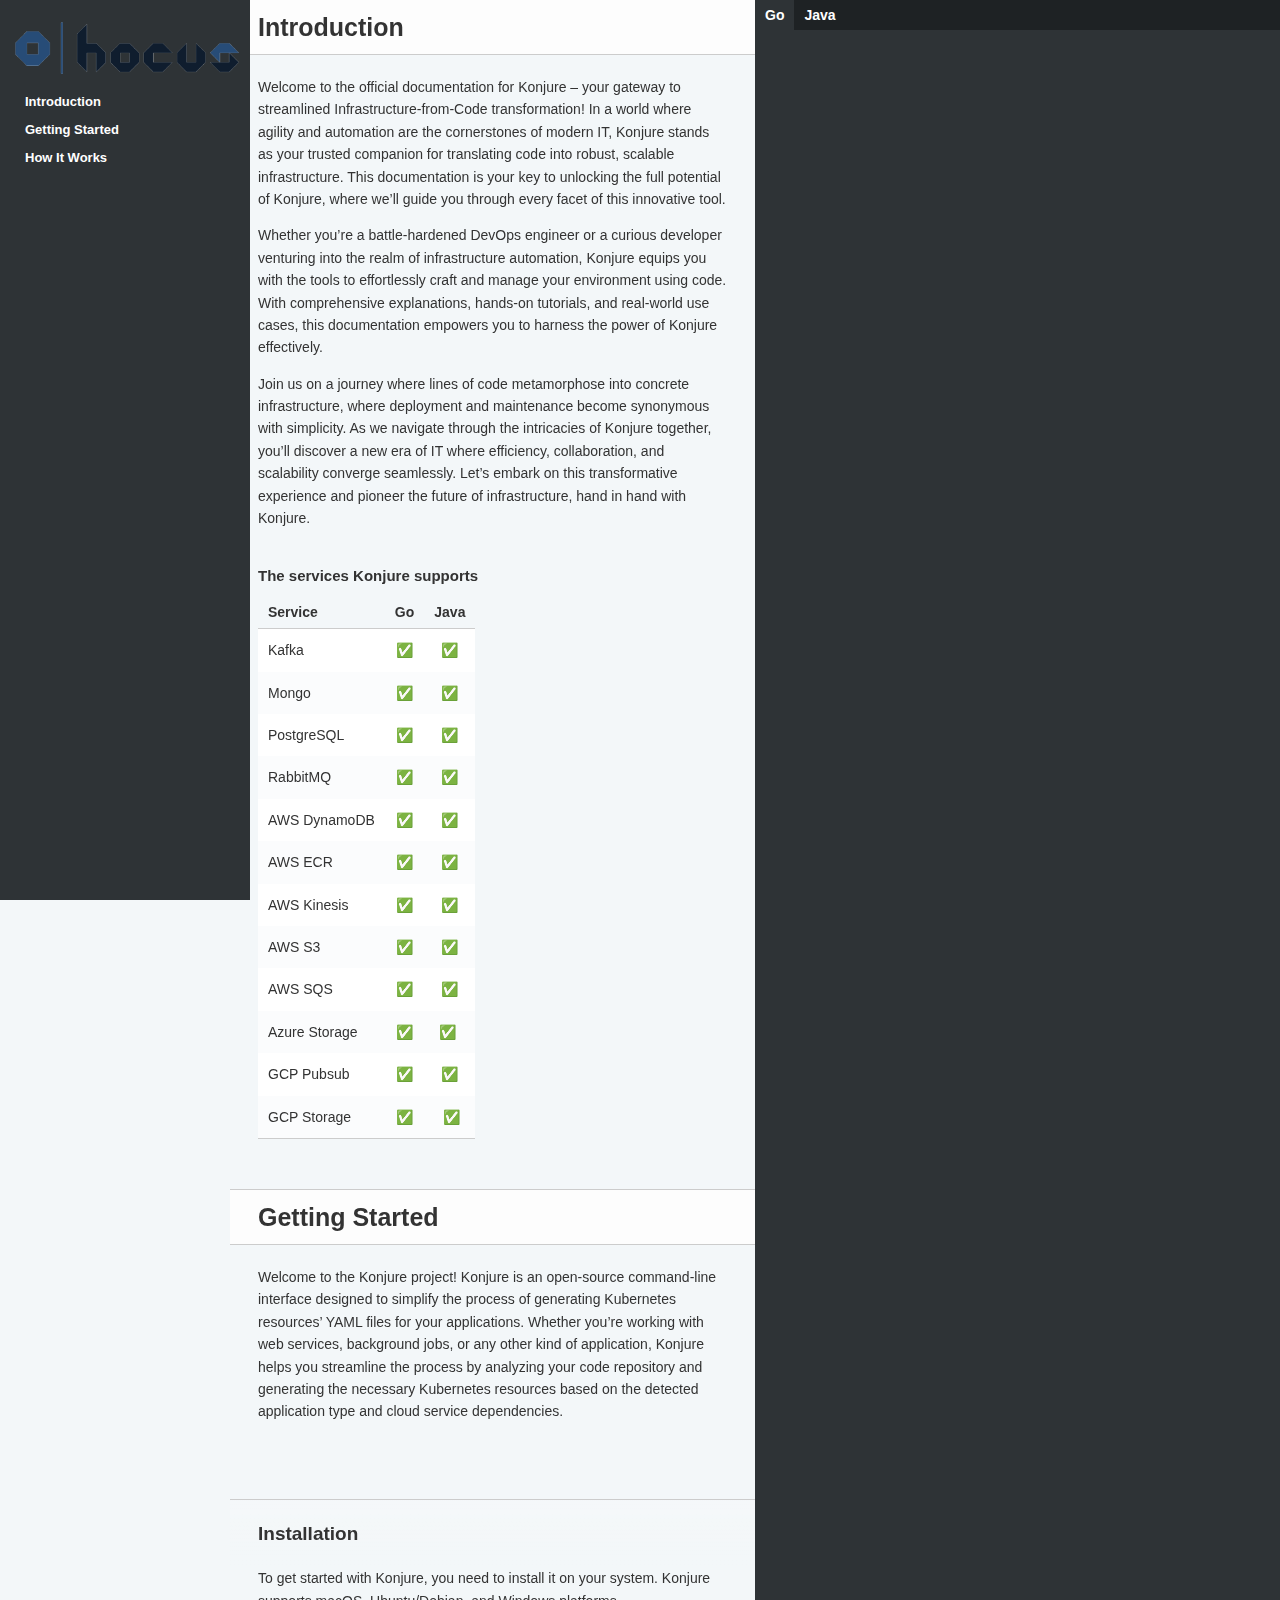
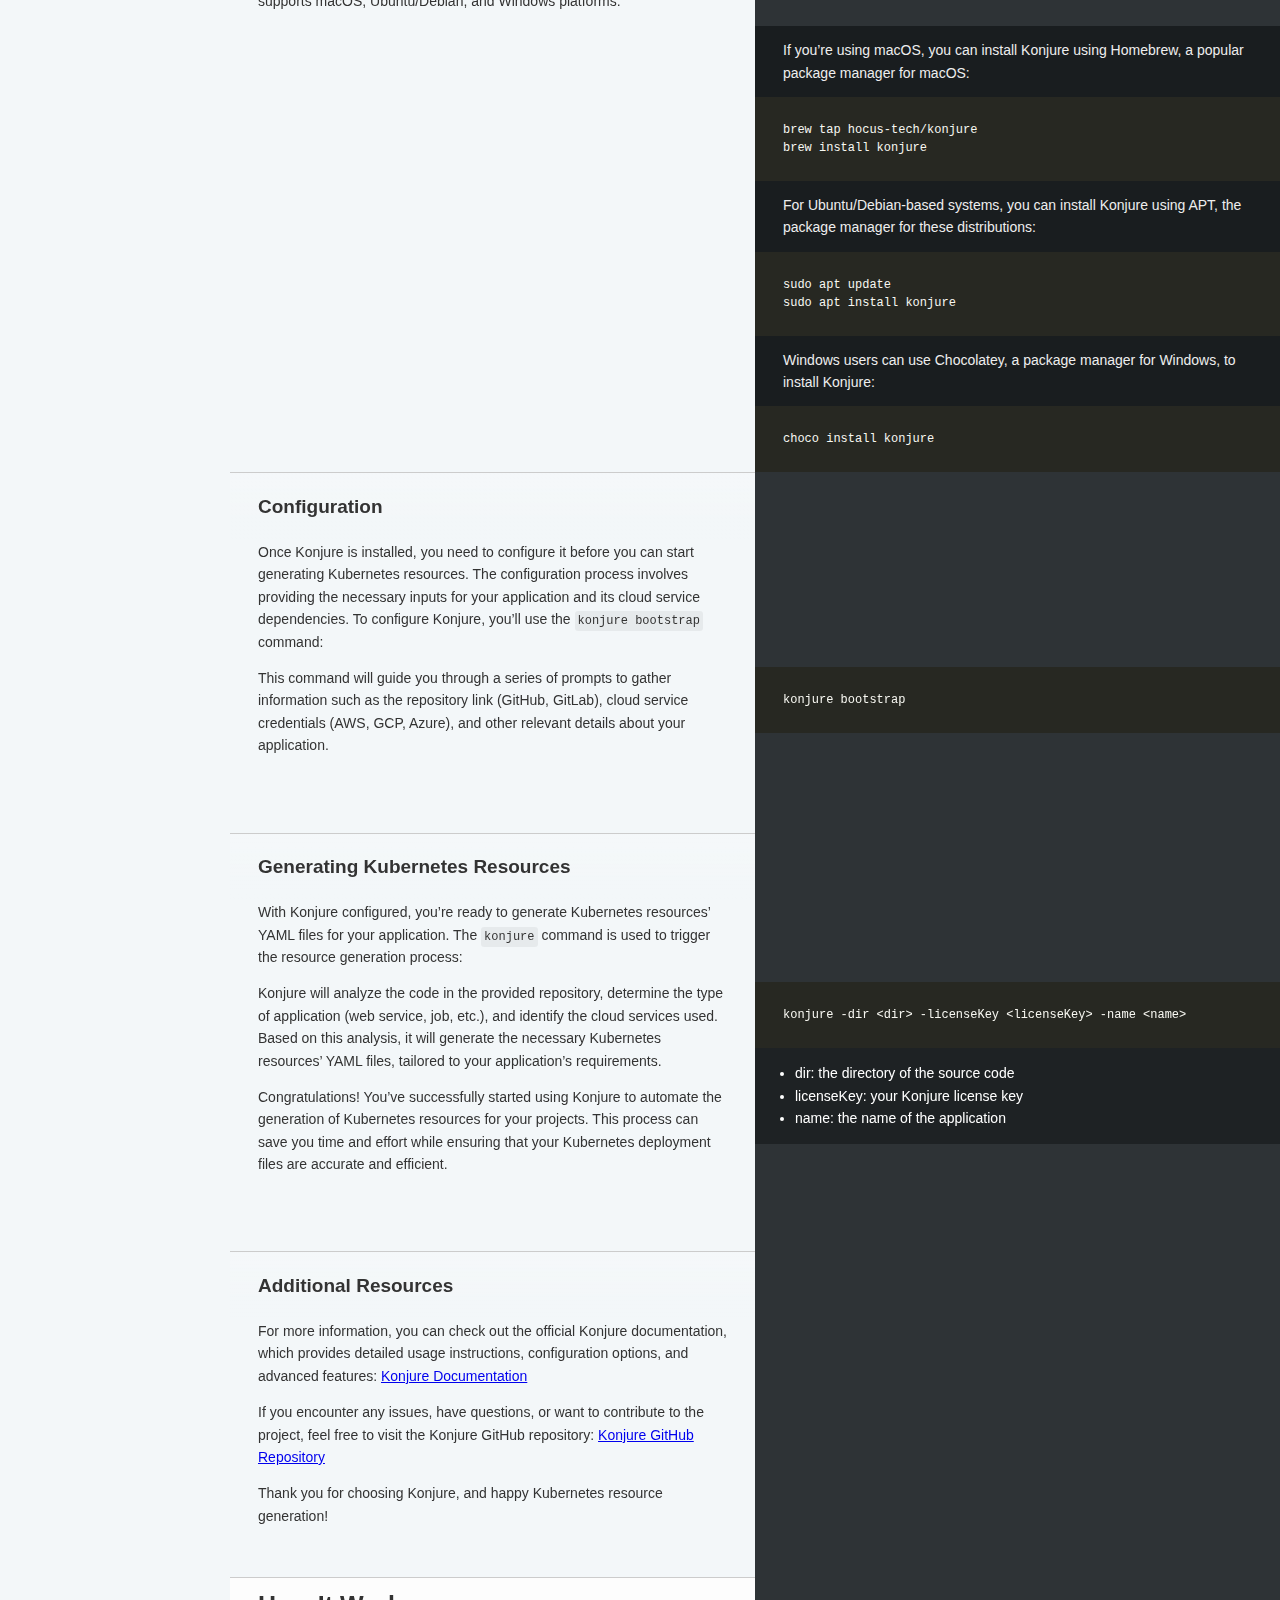
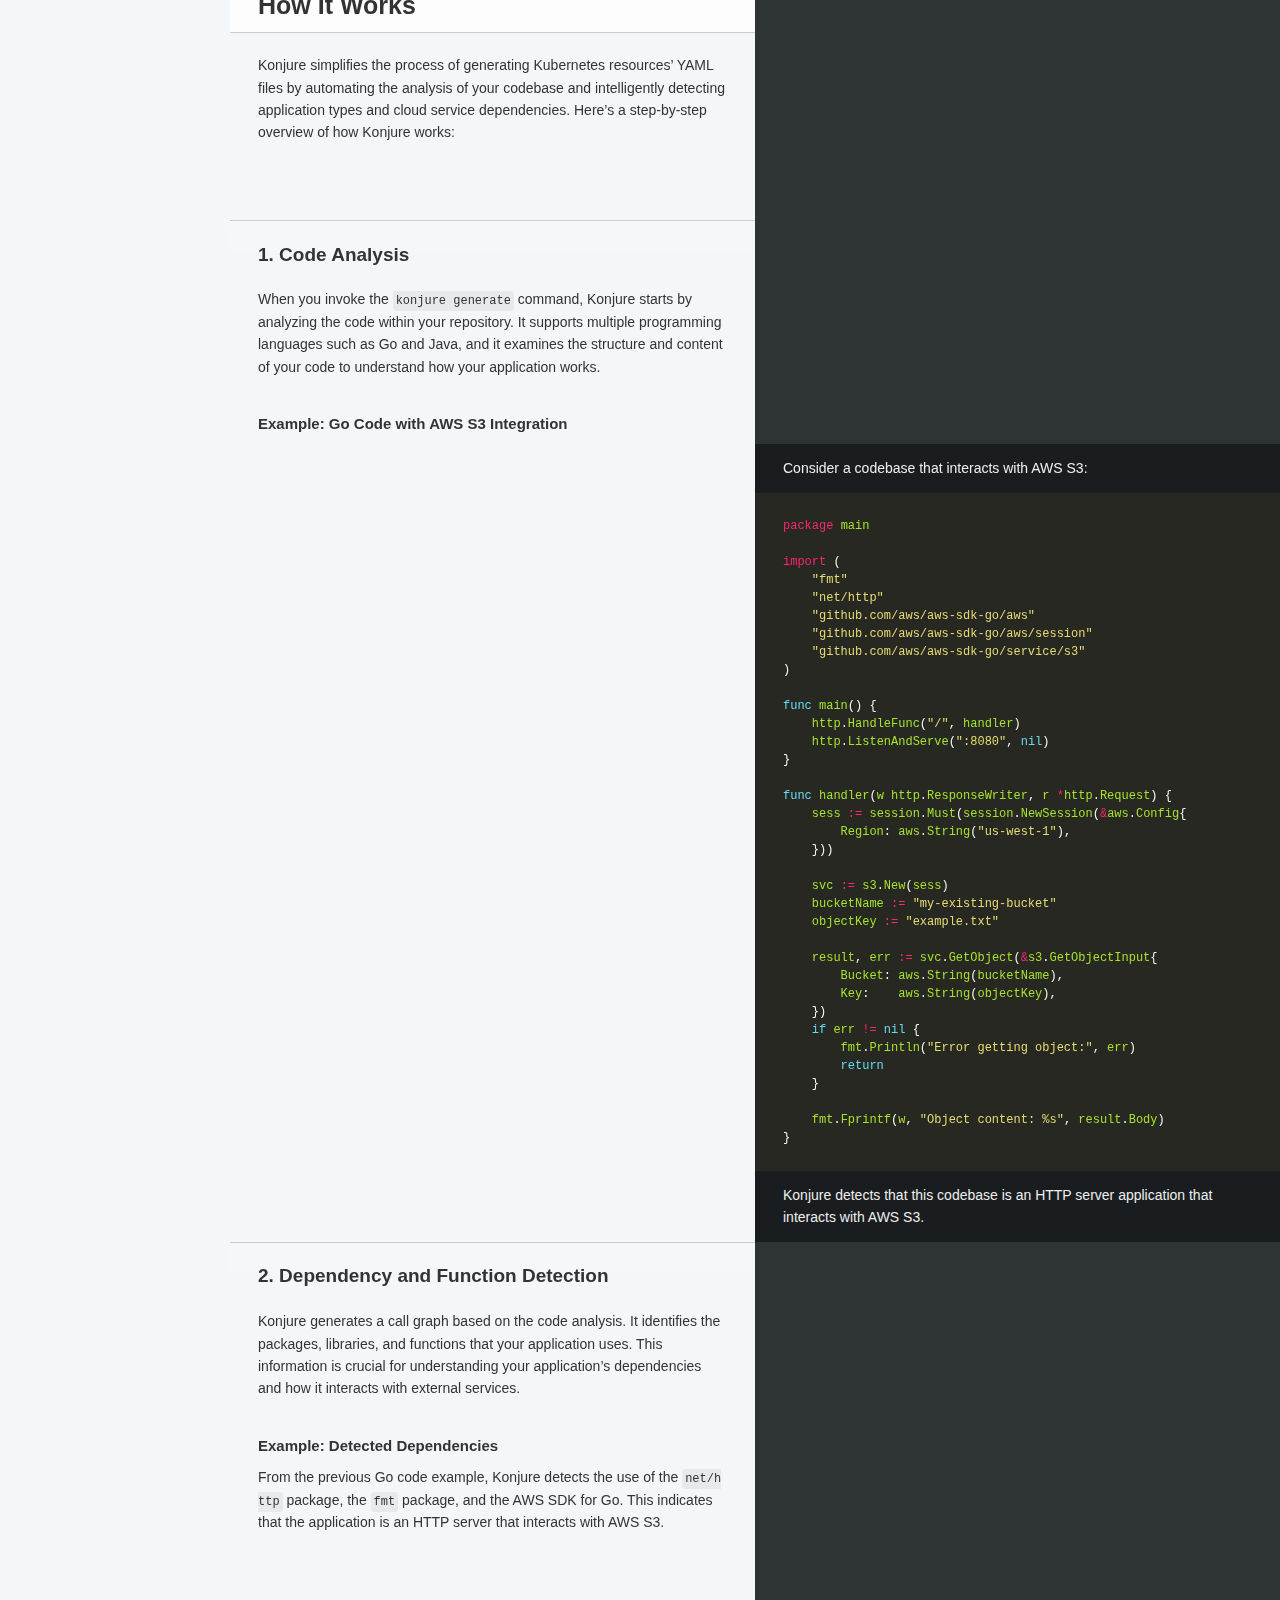
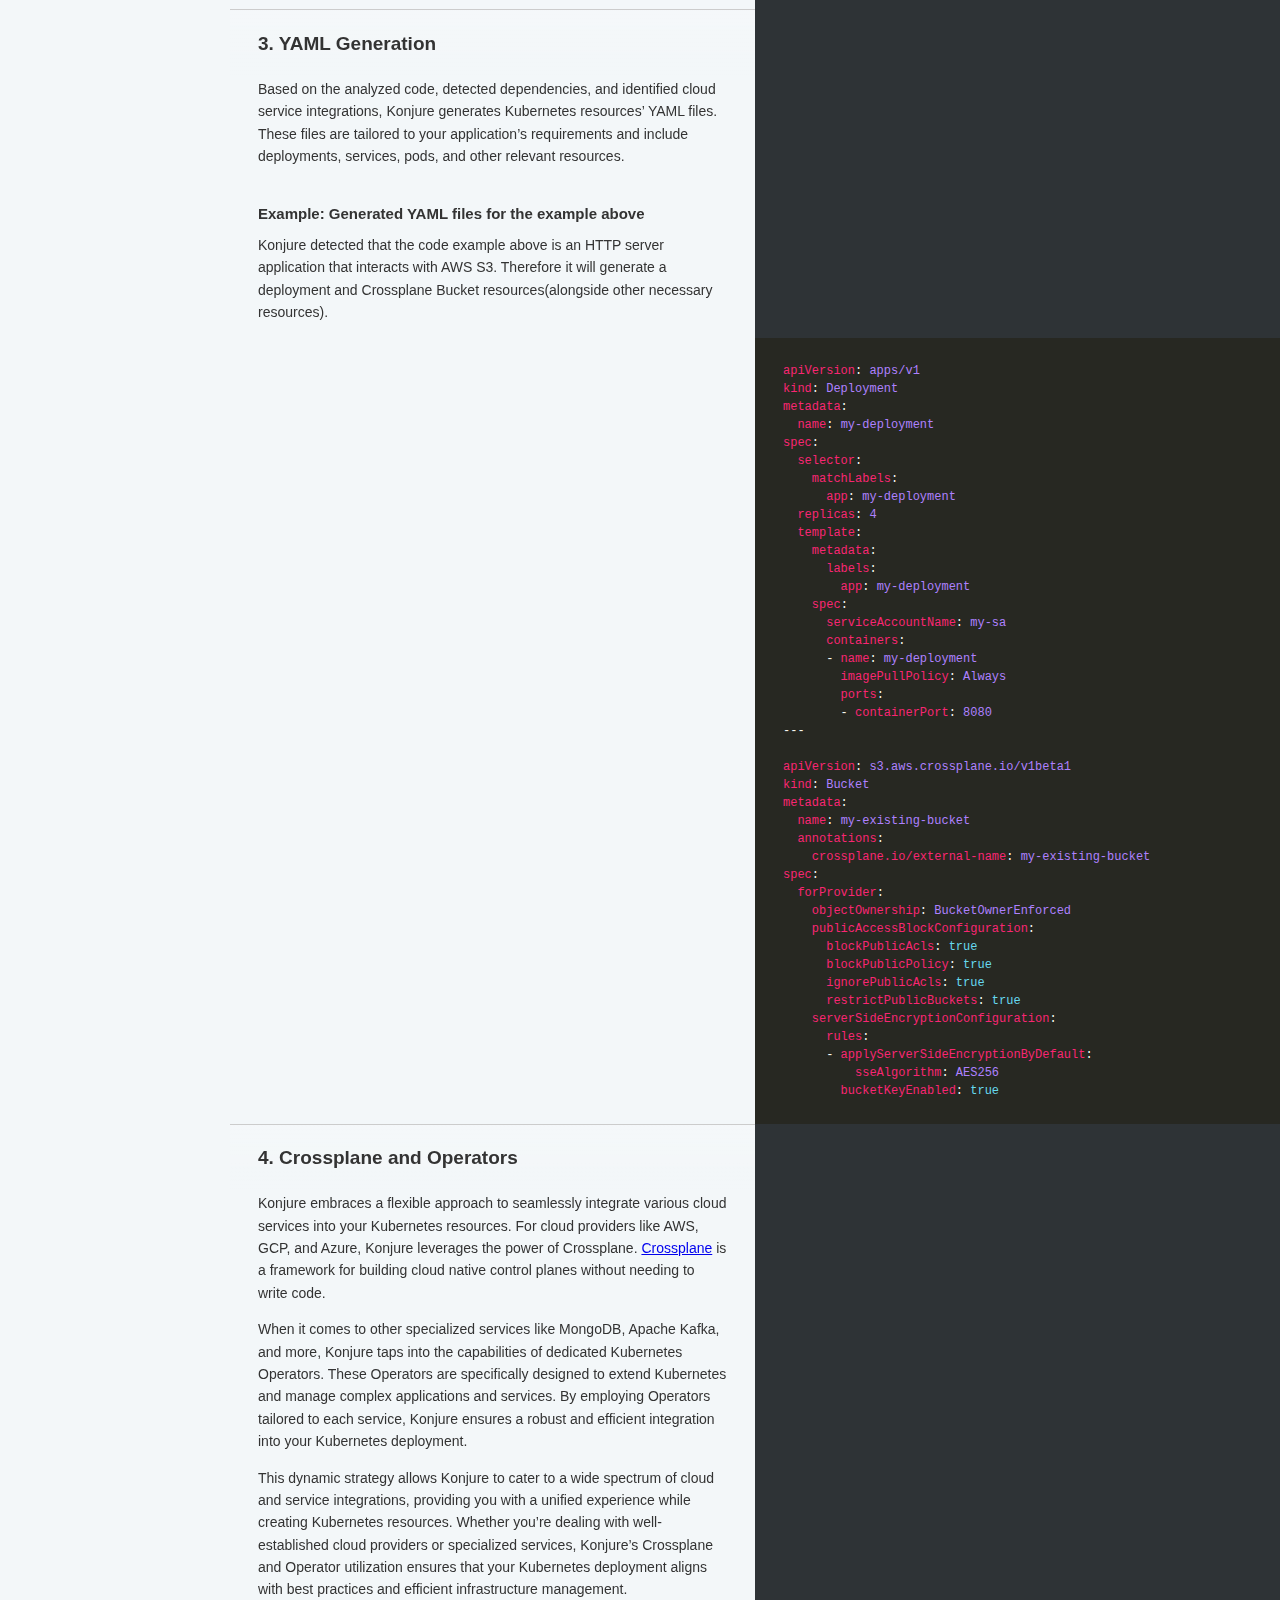
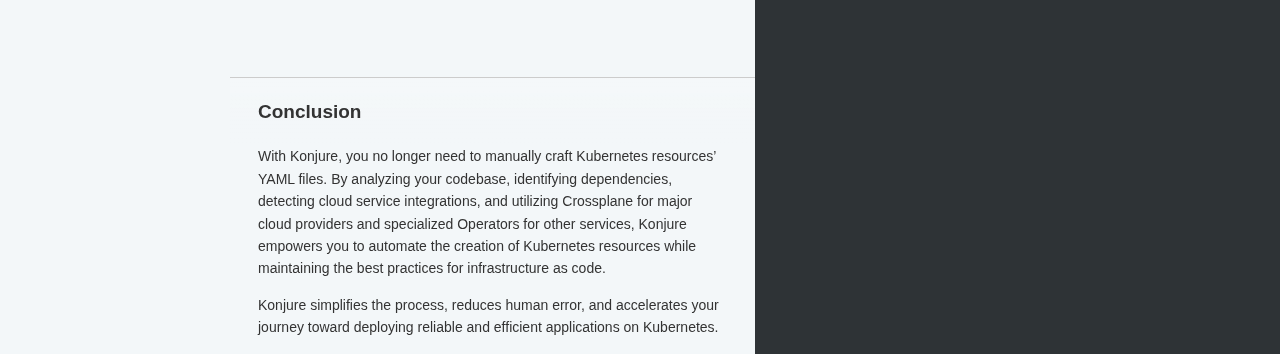
<file: getting-started/index.html>
<!DOCTYPE html>
<html lang="en">
  <head>
    <meta charset="utf-8" />
    <meta content="IE=edge,chrome=1" http-equiv="X-UA-Compatible" />
    <meta
      name="viewport"
      content="width=device-width, initial-scale=1, maximum-scale=1" />
    <title>
      Getting-starteds
    </title>
    





  
  

<link
  href="/styles/screen.min.96bcc5b34f588587ab20f0c8ec1ddb8f77c3b5f10a9feb7bc0022f90dfc98d1a.css"
  rel="stylesheet"
  media="screen"
  integrity="sha256-lrzFs09YhYerIPDI7B3bj3fDtfEKn&#43;t7wAIvkN/JjRo=" />
<link
  href="/styles/print.min.a35875918fba5cecdcad5a4a0b947f70d761a60ec42b98c2df08d1a7f2f777de.css"
  rel="stylesheet"
  media="print"
  integrity="sha256-o1h1kY&#43;6XOzcrVpKC5R/cNdhpg7EK5jC3wjRp/L3d94=" />

    




  

<script
  src="/js/index.01cd09825b410cf389c38500360a116f7df6791cd2f18768de2be24c92204a16.js"
  integrity="sha256-Ac0JgltBDPOJw4UANgoRb332eRzS8Ydo3iviTJIgShY="
  defer></script>

    
    <style>
      [x-cloak] {
        display: none !important;
      }
    </style>
  </head>
  <body class="index" x-data="{ navOpen: false }" x-cloak>
    <a
      href="#"
      id="nav-button"
      @click="navOpen = !navOpen"
      :class="{'open': navOpen }">
      <span>
        NAV
        <img src="/images/navbar.png" />
      </span>
    </a>
    <div class="toc-wrapper" :class="{'open': navOpen }">
      
      <img src="/images/logo.png" class="logo" />

      
      
  
  
    
  
  <ul
    id="toc"
    class="toc-list-h1"
    x-data="tocController"
    x-init="load([{&#34;id&#34;:&#34;introduction&#34;,&#34;level&#34;:1,&#34;sub&#34;:[{&#34;sub&#34;:[{&#34;id&#34;:&#34;the-services-konjure-supports&#34;,&#34;level&#34;:3,&#34;title&#34;:&#34;The services Konjure supports&#34;}]}],&#34;title&#34;:&#34;Introduction&#34;},{&#34;id&#34;:&#34;getting-started&#34;,&#34;level&#34;:1,&#34;sub&#34;:[{&#34;id&#34;:&#34;installation&#34;,&#34;level&#34;:2,&#34;title&#34;:&#34;Installation&#34;},{&#34;id&#34;:&#34;configuration&#34;,&#34;level&#34;:2,&#34;title&#34;:&#34;Configuration&#34;},{&#34;id&#34;:&#34;generating-kubernetes-resources&#34;,&#34;level&#34;:2,&#34;title&#34;:&#34;Generating Kubernetes Resources&#34;},{&#34;id&#34;:&#34;additional-resources&#34;,&#34;level&#34;:2,&#34;sub&#34;:[],&#34;title&#34;:&#34;Additional Resources&#34;}],&#34;title&#34;:&#34;Getting Started&#34;},{&#34;id&#34;:&#34;how-it-works&#34;,&#34;level&#34;:1,&#34;sub&#34;:[{&#34;id&#34;:&#34;1-code-analysis&#34;,&#34;level&#34;:2,&#34;sub&#34;:[{&#34;id&#34;:&#34;example-go-code-with-aws-s3-integration&#34;,&#34;level&#34;:3,&#34;title&#34;:&#34;Example: Go Code with AWS S3 Integration&#34;}],&#34;title&#34;:&#34;1. Code Analysis&#34;},{&#34;id&#34;:&#34;2-dependency-and-function-detection&#34;,&#34;level&#34;:2,&#34;sub&#34;:[{&#34;id&#34;:&#34;example-detected-dependencies&#34;,&#34;level&#34;:3,&#34;title&#34;:&#34;Example: Detected Dependencies&#34;}],&#34;title&#34;:&#34;2. Dependency and Function Detection&#34;},{&#34;id&#34;:&#34;3-yaml-generation&#34;,&#34;level&#34;:2,&#34;sub&#34;:[{&#34;id&#34;:&#34;example-generated-yaml-files-for-the-example-above&#34;,&#34;level&#34;:3,&#34;title&#34;:&#34;Example: Generated YAML files for the example above&#34;}],&#34;title&#34;:&#34;3. YAML Generation&#34;},{&#34;id&#34;:&#34;4-crossplane-and-operators&#34;,&#34;level&#34;:2,&#34;title&#34;:&#34;4. Crossplane and Operators&#34;},{&#34;id&#34;:&#34;conclusion&#34;,&#34;level&#34;:2,&#34;sub&#34;:[],&#34;title&#34;:&#34;Conclusion&#34;}],&#34;title&#34;:&#34;How It Works&#34;}])"
    @scroll.window="onScroll()">
    
    <template x-for="row in rows">
      <li>
        <a
          x-text="row.title"
          @click="click(row)"
          :href="`#${row.id}`"
          class="toc-link"
          x-bind="rowClass(row)"></a>
        
          <ul x-show="row.open" x-bind="transitions()" class="da-toc-list-h2">
            <template x-for="row in row.sub">
              <li>
                <a
                  x-text="row.title"
                  @click="click(row)"
                  :href="`#${row.id}`"
                  class="toc-link"
                  x-bind="rowClass(row)"></a>
                
              </li>
            </template>
          </ul>
        
      </li>
    </template>
  </ul>

      
      
      
    </div>
    <div class="page-wrapper">
      <div class="dark-box"></div>
      <div class="content">
        
  
    
  
    
  
    
  
  
    





<h1 id="introduction">Introduction</h1>
<p>Welcome to the official documentation for Konjure – your gateway to streamlined Infrastructure-from-Code transformation! In a world where agility and automation are the cornerstones of modern IT, Konjure stands as your trusted companion for translating code into robust, scalable infrastructure. This documentation is your key to unlocking the full potential of Konjure, where we&rsquo;ll guide you through every facet of this innovative tool.</p>
<p>Whether you&rsquo;re a battle-hardened DevOps engineer or a curious developer venturing into the realm of infrastructure automation, Konjure equips you with the tools to effortlessly craft and manage your environment using code. With comprehensive explanations, hands-on tutorials, and real-world use cases, this documentation empowers you to harness the power of Konjure effectively.</p>
<p>Join us on a journey where lines of code metamorphose into concrete infrastructure, where deployment and maintenance become synonymous with simplicity. As we navigate through the intricacies of Konjure together, you&rsquo;ll discover a new era of IT where efficiency, collaboration, and scalability converge seamlessly. Let&rsquo;s embark on this transformative experience and pioneer the future of infrastructure, hand in hand with Konjure.</p>




  



<h3 id="the-services-konjure-supports">The services Konjure supports</h3>
<table>
<thead>
<tr>
<th>Service</th>
<th style="text-align:center">Go</th>
<th style="text-align:center">Java</th>
</tr>
</thead>
<tbody>
<tr>
<td>Kafka</td>
<td style="text-align:center">✅</td>
<td style="text-align:center">✅</td>
</tr>
<tr>
<td>Mongo</td>
<td style="text-align:center">✅</td>
<td style="text-align:center">✅</td>
</tr>
<tr>
<td>PostgreSQL</td>
<td style="text-align:center">✅</td>
<td style="text-align:center">✅</td>
</tr>
<tr>
<td>RabbitMQ</td>
<td style="text-align:center">✅</td>
<td style="text-align:center">✅</td>
</tr>
<tr>
<td>AWS DynamoDB</td>
<td style="text-align:center">✅</td>
<td style="text-align:center">✅</td>
</tr>
<tr>
<td>AWS ECR</td>
<td style="text-align:center">✅</td>
<td style="text-align:center">✅</td>
</tr>
<tr>
<td>AWS Kinesis</td>
<td style="text-align:center">✅</td>
<td style="text-align:center">✅</td>
</tr>
<tr>
<td>AWS S3</td>
<td style="text-align:center">✅</td>
<td style="text-align:center">✅</td>
</tr>
<tr>
<td>AWS SQS</td>
<td style="text-align:center">✅</td>
<td style="text-align:center">✅</td>
</tr>
<tr>
<td>Azure Storage</td>
<td style="text-align:center">✅</td>
<td style="text-align:center">✅ </td>
</tr>
<tr>
<td>GCP Pubsub</td>
<td style="text-align:center">✅</td>
<td style="text-align:center">✅</td>
</tr>
<tr>
<td>GCP Storage</td>
<td style="text-align:center">✅</td>
<td style="text-align:center"> ✅</td>
</tr>
</tbody>
</table>

  
    



  



<h1 id="getting-started">Getting Started</h1>
<p>Welcome to the Konjure project! Konjure is an open-source command-line interface designed to simplify the process of generating Kubernetes resources&rsquo; YAML files for your applications. Whether you&rsquo;re working with web services, background jobs, or any other kind of application, Konjure helps you streamline the process by analyzing your code repository and generating the necessary Kubernetes resources based on the detected application type and cloud service dependencies.</p>




  



<h2 id="installation">Installation</h2>
<p>To get started with Konjure, you need to install it on your system. Konjure supports macOS, Ubuntu/Debian, and Windows platforms.</p>
<blockquote>
<p>If you&rsquo;re using macOS, you can install Konjure using Homebrew, a popular package manager for macOS:</p>
</blockquote>
<div class="highlight"><pre tabindex="0" style="color:#f8f8f2;background-color:#272822;-moz-tab-size:4;-o-tab-size:4;tab-size:4;"><code class="language-bash" data-lang="bash"><span style="display:flex;"><span>brew tap hocus-tech/konjure
</span></span><span style="display:flex;"><span>brew install konjure
</span></span></code></pre></div><blockquote>
<p>For Ubuntu/Debian-based systems, you can install Konjure using APT, the package manager for these distributions:</p>
</blockquote>
<div class="highlight"><pre tabindex="0" style="color:#f8f8f2;background-color:#272822;-moz-tab-size:4;-o-tab-size:4;tab-size:4;"><code class="language-bash" data-lang="bash"><span style="display:flex;"><span>sudo apt update
</span></span><span style="display:flex;"><span>sudo apt install konjure
</span></span></code></pre></div><blockquote>
<p>Windows users can use Chocolatey, a package manager for Windows, to install Konjure:</p>
</blockquote>
<div class="highlight"><pre tabindex="0" style="color:#f8f8f2;background-color:#272822;-moz-tab-size:4;-o-tab-size:4;tab-size:4;"><code class="language-powershell" data-lang="powershell"><span style="display:flex;"><span>choco install konjure
</span></span></code></pre></div>



  



<h2 id="configuration">Configuration</h2>
<p>Once Konjure is installed, you need to configure it before you can start generating Kubernetes resources. The configuration process involves providing the necessary inputs for your application and its cloud service dependencies. To configure Konjure, you&rsquo;ll use the <code>konjure bootstrap</code> command:</p>
<div class="highlight"><pre tabindex="0" style="color:#f8f8f2;background-color:#272822;-moz-tab-size:4;-o-tab-size:4;tab-size:4;"><code class="language-bash" data-lang="bash"><span style="display:flex;"><span>konjure bootstrap
</span></span></code></pre></div><p>This command will guide you through a series of prompts to gather information such as the repository link (GitHub, GitLab), cloud service credentials (AWS, GCP, Azure), and other relevant details about your application.</p>




  



<h2 id="generating-kubernetes-resources">Generating Kubernetes Resources</h2>
<p>With Konjure configured, you&rsquo;re ready to generate Kubernetes resources&rsquo; YAML files for your application. The <code>konjure</code> command is used to trigger the resource generation process:</p>
<div class="highlight"><pre tabindex="0" style="color:#f8f8f2;background-color:#272822;-moz-tab-size:4;-o-tab-size:4;tab-size:4;"><code class="language-bash" data-lang="bash"><span style="display:flex;"><span>konjure -dir &lt;dir&gt; -licenseKey &lt;licenseKey&gt; -name &lt;name&gt;
</span></span></code></pre></div><blockquote>
<ul>
<li>dir: the directory of the source code</li>
<li>licenseKey: your Konjure license key</li>
<li>name: the name of the application</li>
</ul>
</blockquote>
<p>Konjure will analyze the code in the provided repository, determine the type of application (web service, job, etc.), and identify the cloud services used. Based on this analysis, it will generate the necessary Kubernetes resources&rsquo; YAML files, tailored to your application&rsquo;s requirements.</p>
<p>Congratulations! You&rsquo;ve successfully started using Konjure to automate the generation of Kubernetes resources for your projects. This process can save you time and effort while ensuring that your Kubernetes deployment files are accurate and efficient.</p>




  



<h2 id="additional-resources">Additional Resources</h2>
<p>For more information, you can check out the official Konjure documentation, which provides detailed usage instructions, configuration options, and advanced features: <a href="https://hocus-tech.github.io/">Konjure Documentation</a></p>
<p>If you encounter any issues, have questions, or want to contribute to the project, feel free to visit the Konjure GitHub repository: <a href="https://github.com/hocus-tech/konjure">Konjure GitHub Repository</a></p>
<p>Thank you for choosing Konjure, and happy Kubernetes resource generation!</p>

  
    



  



<h1 id="how-it-works">How It Works</h1>
<p>Konjure simplifies the process of generating Kubernetes resources&rsquo; YAML files by automating the analysis of your codebase and intelligently detecting application types and cloud service dependencies. Here&rsquo;s a step-by-step overview of how Konjure works:</p>




  



<h2 id="1-code-analysis">1. Code Analysis</h2>
<p>When you invoke the <code>konjure generate</code> command, Konjure starts by analyzing the code within your repository. It supports multiple programming languages such as Go and Java, and it examines the structure and content of your code to understand how your application works.</p>




  



<h3 id="example-go-code-with-aws-s3-integration">Example: Go Code with AWS S3 Integration</h3>
<blockquote>
<p>Consider a codebase that interacts with AWS S3:</p>
</blockquote>
<div class="highlight"><pre tabindex="0" style="color:#f8f8f2;background-color:#272822;-moz-tab-size:4;-o-tab-size:4;tab-size:4;"><code class="language-go" data-lang="go"><span style="display:flex;"><span><span style="color:#f92672">package</span> <span style="color:#a6e22e">main</span>
</span></span><span style="display:flex;"><span>
</span></span><span style="display:flex;"><span><span style="color:#f92672">import</span> (
</span></span><span style="display:flex;"><span>    <span style="color:#e6db74">&#34;fmt&#34;</span>
</span></span><span style="display:flex;"><span>    <span style="color:#e6db74">&#34;net/http&#34;</span>
</span></span><span style="display:flex;"><span>    <span style="color:#e6db74">&#34;github.com/aws/aws-sdk-go/aws&#34;</span>
</span></span><span style="display:flex;"><span>    <span style="color:#e6db74">&#34;github.com/aws/aws-sdk-go/aws/session&#34;</span>
</span></span><span style="display:flex;"><span>    <span style="color:#e6db74">&#34;github.com/aws/aws-sdk-go/service/s3&#34;</span>
</span></span><span style="display:flex;"><span>)
</span></span><span style="display:flex;"><span>
</span></span><span style="display:flex;"><span><span style="color:#66d9ef">func</span> <span style="color:#a6e22e">main</span>() {
</span></span><span style="display:flex;"><span>    <span style="color:#a6e22e">http</span>.<span style="color:#a6e22e">HandleFunc</span>(<span style="color:#e6db74">&#34;/&#34;</span>, <span style="color:#a6e22e">handler</span>)
</span></span><span style="display:flex;"><span>    <span style="color:#a6e22e">http</span>.<span style="color:#a6e22e">ListenAndServe</span>(<span style="color:#e6db74">&#34;:8080&#34;</span>, <span style="color:#66d9ef">nil</span>)
</span></span><span style="display:flex;"><span>}
</span></span><span style="display:flex;"><span>
</span></span><span style="display:flex;"><span><span style="color:#66d9ef">func</span> <span style="color:#a6e22e">handler</span>(<span style="color:#a6e22e">w</span> <span style="color:#a6e22e">http</span>.<span style="color:#a6e22e">ResponseWriter</span>, <span style="color:#a6e22e">r</span> <span style="color:#f92672">*</span><span style="color:#a6e22e">http</span>.<span style="color:#a6e22e">Request</span>) {
</span></span><span style="display:flex;"><span>    <span style="color:#a6e22e">sess</span> <span style="color:#f92672">:=</span> <span style="color:#a6e22e">session</span>.<span style="color:#a6e22e">Must</span>(<span style="color:#a6e22e">session</span>.<span style="color:#a6e22e">NewSession</span>(<span style="color:#f92672">&amp;</span><span style="color:#a6e22e">aws</span>.<span style="color:#a6e22e">Config</span>{
</span></span><span style="display:flex;"><span>        <span style="color:#a6e22e">Region</span>: <span style="color:#a6e22e">aws</span>.<span style="color:#a6e22e">String</span>(<span style="color:#e6db74">&#34;us-west-1&#34;</span>),
</span></span><span style="display:flex;"><span>    }))
</span></span><span style="display:flex;"><span>    
</span></span><span style="display:flex;"><span>    <span style="color:#a6e22e">svc</span> <span style="color:#f92672">:=</span> <span style="color:#a6e22e">s3</span>.<span style="color:#a6e22e">New</span>(<span style="color:#a6e22e">sess</span>)
</span></span><span style="display:flex;"><span>    <span style="color:#a6e22e">bucketName</span> <span style="color:#f92672">:=</span> <span style="color:#e6db74">&#34;my-existing-bucket&#34;</span>
</span></span><span style="display:flex;"><span>    <span style="color:#a6e22e">objectKey</span> <span style="color:#f92672">:=</span> <span style="color:#e6db74">&#34;example.txt&#34;</span>
</span></span><span style="display:flex;"><span>    
</span></span><span style="display:flex;"><span>    <span style="color:#a6e22e">result</span>, <span style="color:#a6e22e">err</span> <span style="color:#f92672">:=</span> <span style="color:#a6e22e">svc</span>.<span style="color:#a6e22e">GetObject</span>(<span style="color:#f92672">&amp;</span><span style="color:#a6e22e">s3</span>.<span style="color:#a6e22e">GetObjectInput</span>{
</span></span><span style="display:flex;"><span>        <span style="color:#a6e22e">Bucket</span>: <span style="color:#a6e22e">aws</span>.<span style="color:#a6e22e">String</span>(<span style="color:#a6e22e">bucketName</span>),
</span></span><span style="display:flex;"><span>        <span style="color:#a6e22e">Key</span>:    <span style="color:#a6e22e">aws</span>.<span style="color:#a6e22e">String</span>(<span style="color:#a6e22e">objectKey</span>),
</span></span><span style="display:flex;"><span>    })
</span></span><span style="display:flex;"><span>    <span style="color:#66d9ef">if</span> <span style="color:#a6e22e">err</span> <span style="color:#f92672">!=</span> <span style="color:#66d9ef">nil</span> {
</span></span><span style="display:flex;"><span>        <span style="color:#a6e22e">fmt</span>.<span style="color:#a6e22e">Println</span>(<span style="color:#e6db74">&#34;Error getting object:&#34;</span>, <span style="color:#a6e22e">err</span>)
</span></span><span style="display:flex;"><span>        <span style="color:#66d9ef">return</span>
</span></span><span style="display:flex;"><span>    }
</span></span><span style="display:flex;"><span>    
</span></span><span style="display:flex;"><span>    <span style="color:#a6e22e">fmt</span>.<span style="color:#a6e22e">Fprintf</span>(<span style="color:#a6e22e">w</span>, <span style="color:#e6db74">&#34;Object content: %s&#34;</span>, <span style="color:#a6e22e">result</span>.<span style="color:#a6e22e">Body</span>)
</span></span><span style="display:flex;"><span>}
</span></span></code></pre></div><div class="highlight"><pre tabindex="0" style="color:#f8f8f2;background-color:#272822;-moz-tab-size:4;-o-tab-size:4;tab-size:4;"><code class="language-java" data-lang="java"><span style="display:flex;"><span><span style="color:#f92672">import</span> software.amazon.awssdk.auth.credentials.DefaultCredentialsProvider<span style="color:#f92672">;</span>
</span></span><span style="display:flex;"><span><span style="color:#f92672">import</span> software.amazon.awssdk.regions.Region<span style="color:#f92672">;</span>
</span></span><span style="display:flex;"><span><span style="color:#f92672">import</span> software.amazon.awssdk.services.s3.S3Client<span style="color:#f92672">;</span>
</span></span><span style="display:flex;"><span><span style="color:#f92672">import</span> software.amazon.awssdk.services.s3.model.GetObjectRequest<span style="color:#f92672">;</span>
</span></span><span style="display:flex;"><span><span style="color:#f92672">import</span> software.amazon.awssdk.services.s3.model.GetObjectResponse<span style="color:#f92672">;</span>
</span></span><span style="display:flex;"><span><span style="color:#f92672">import</span> software.amazon.awssdk.services.s3.model.S3Exception<span style="color:#f92672">;</span>
</span></span><span style="display:flex;"><span>
</span></span><span style="display:flex;"><span><span style="color:#f92672">import</span> java.io.IOException<span style="color:#f92672">;</span>
</span></span><span style="display:flex;"><span><span style="color:#f92672">import</span> java.io.InputStream<span style="color:#f92672">;</span>
</span></span><span style="display:flex;"><span><span style="color:#f92672">import</span> java.net.InetSocketAddress<span style="color:#f92672">;</span>
</span></span><span style="display:flex;"><span><span style="color:#f92672">import</span> java.nio.charset.StandardCharsets<span style="color:#f92672">;</span>
</span></span><span style="display:flex;"><span><span style="color:#f92672">import</span> com.sun.net.httpserver.HttpServer<span style="color:#f92672">;</span>
</span></span><span style="display:flex;"><span><span style="color:#f92672">import</span> com.sun.net.httpserver.HttpHandler<span style="color:#f92672">;</span>
</span></span><span style="display:flex;"><span><span style="color:#f92672">import</span> com.sun.net.httpserver.HttpExchange<span style="color:#f92672">;</span>
</span></span><span style="display:flex;"><span>
</span></span><span style="display:flex;"><span><span style="color:#66d9ef">public</span> <span style="color:#66d9ef">class</span> <span style="color:#a6e22e">Main</span> <span style="color:#f92672">{</span>
</span></span><span style="display:flex;"><span>
</span></span><span style="display:flex;"><span>    <span style="color:#66d9ef">public</span> <span style="color:#66d9ef">static</span> <span style="color:#66d9ef">void</span> <span style="color:#a6e22e">main</span><span style="color:#f92672">(</span>String<span style="color:#f92672">[]</span> args<span style="color:#f92672">)</span> <span style="color:#66d9ef">throws</span> IOException <span style="color:#f92672">{</span>
</span></span><span style="display:flex;"><span>        HttpServer server <span style="color:#f92672">=</span> HttpServer<span style="color:#f92672">.</span><span style="color:#a6e22e">create</span><span style="color:#f92672">(</span><span style="color:#66d9ef">new</span> InetSocketAddress<span style="color:#f92672">(</span>8080<span style="color:#f92672">),</span> 0<span style="color:#f92672">);</span>
</span></span><span style="display:flex;"><span>        server<span style="color:#f92672">.</span><span style="color:#a6e22e">createContext</span><span style="color:#f92672">(</span><span style="color:#e6db74">&#34;/&#34;</span><span style="color:#f92672">,</span> <span style="color:#66d9ef">new</span> MyHandler<span style="color:#f92672">());</span>
</span></span><span style="display:flex;"><span>        server<span style="color:#f92672">.</span><span style="color:#a6e22e">setExecutor</span><span style="color:#f92672">(</span><span style="color:#66d9ef">null</span><span style="color:#f92672">);</span> <span style="color:#75715e">// Use the default executor
</span></span></span><span style="display:flex;"><span><span style="color:#75715e"></span>        server<span style="color:#f92672">.</span><span style="color:#a6e22e">start</span><span style="color:#f92672">();</span>
</span></span><span style="display:flex;"><span>    <span style="color:#f92672">}</span>
</span></span><span style="display:flex;"><span>
</span></span><span style="display:flex;"><span>    <span style="color:#66d9ef">static</span> <span style="color:#66d9ef">class</span> <span style="color:#a6e22e">MyHandler</span> <span style="color:#66d9ef">implements</span> HttpHandler <span style="color:#f92672">{</span>
</span></span><span style="display:flex;"><span>        <span style="color:#66d9ef">public</span> <span style="color:#66d9ef">void</span> <span style="color:#a6e22e">handle</span><span style="color:#f92672">(</span>HttpExchange httpExchange<span style="color:#f92672">)</span> <span style="color:#66d9ef">throws</span> IOException <span style="color:#f92672">{</span>
</span></span><span style="display:flex;"><span>            S3Client s3 <span style="color:#f92672">=</span> S3Client<span style="color:#f92672">.</span><span style="color:#a6e22e">builder</span><span style="color:#f92672">()</span>
</span></span><span style="display:flex;"><span>                    <span style="color:#f92672">.</span><span style="color:#a6e22e">region</span><span style="color:#f92672">(</span>Region<span style="color:#f92672">.</span><span style="color:#a6e22e">US_WEST_1</span><span style="color:#f92672">)</span>
</span></span><span style="display:flex;"><span>                    <span style="color:#f92672">.</span><span style="color:#a6e22e">credentialsProvider</span><span style="color:#f92672">(</span>DefaultCredentialsProvider<span style="color:#f92672">.</span><span style="color:#a6e22e">create</span><span style="color:#f92672">())</span>
</span></span><span style="display:flex;"><span>                    <span style="color:#f92672">.</span><span style="color:#a6e22e">build</span><span style="color:#f92672">();</span>
</span></span><span style="display:flex;"><span>
</span></span><span style="display:flex;"><span>            String bucketName <span style="color:#f92672">=</span> <span style="color:#e6db74">&#34;my-existing-bucket&#34;</span><span style="color:#f92672">;</span>
</span></span><span style="display:flex;"><span>            String objectKey <span style="color:#f92672">=</span> <span style="color:#e6db74">&#34;example.txt&#34;</span><span style="color:#f92672">;</span>
</span></span><span style="display:flex;"><span>
</span></span><span style="display:flex;"><span>            <span style="color:#66d9ef">try</span> <span style="color:#f92672">{</span>
</span></span><span style="display:flex;"><span>                GetObjectRequest getObjectRequest <span style="color:#f92672">=</span> GetObjectRequest<span style="color:#f92672">.</span><span style="color:#a6e22e">builder</span><span style="color:#f92672">()</span>
</span></span><span style="display:flex;"><span>                        <span style="color:#f92672">.</span><span style="color:#a6e22e">bucket</span><span style="color:#f92672">(</span>bucketName<span style="color:#f92672">)</span>
</span></span><span style="display:flex;"><span>                        <span style="color:#f92672">.</span><span style="color:#a6e22e">key</span><span style="color:#f92672">(</span>objectKey<span style="color:#f92672">)</span>
</span></span><span style="display:flex;"><span>                        <span style="color:#f92672">.</span><span style="color:#a6e22e">build</span><span style="color:#f92672">();</span>
</span></span><span style="display:flex;"><span>
</span></span><span style="display:flex;"><span>                GetObjectResponse getObjectResponse <span style="color:#f92672">=</span> s3<span style="color:#f92672">.</span><span style="color:#a6e22e">getObject</span><span style="color:#f92672">(</span>getObjectRequest<span style="color:#f92672">);</span>
</span></span><span style="display:flex;"><span>                InputStream objectContent <span style="color:#f92672">=</span> getObjectResponse<span style="color:#f92672">.</span><span style="color:#a6e22e">readAllBytes</span><span style="color:#f92672">();</span>
</span></span><span style="display:flex;"><span>
</span></span><span style="display:flex;"><span>                String content <span style="color:#f92672">=</span> <span style="color:#66d9ef">new</span> String<span style="color:#f92672">(</span>objectContent<span style="color:#f92672">.</span><span style="color:#a6e22e">readAllBytes</span><span style="color:#f92672">(),</span> StandardCharsets<span style="color:#f92672">.</span><span style="color:#a6e22e">UTF_8</span><span style="color:#f92672">);</span>
</span></span><span style="display:flex;"><span>
</span></span><span style="display:flex;"><span>                String response <span style="color:#f92672">=</span> <span style="color:#e6db74">&#34;Object content: &#34;</span> <span style="color:#f92672">+</span> content<span style="color:#f92672">;</span>
</span></span><span style="display:flex;"><span>                httpExchange<span style="color:#f92672">.</span><span style="color:#a6e22e">sendResponseHeaders</span><span style="color:#f92672">(</span>200<span style="color:#f92672">,</span> response<span style="color:#f92672">.</span><span style="color:#a6e22e">length</span><span style="color:#f92672">());</span>
</span></span><span style="display:flex;"><span>                httpExchange<span style="color:#f92672">.</span><span style="color:#a6e22e">getResponseBody</span><span style="color:#f92672">().</span><span style="color:#a6e22e">write</span><span style="color:#f92672">(</span>response<span style="color:#f92672">.</span><span style="color:#a6e22e">getBytes</span><span style="color:#f92672">());</span>
</span></span><span style="display:flex;"><span>                httpExchange<span style="color:#f92672">.</span><span style="color:#a6e22e">close</span><span style="color:#f92672">();</span>
</span></span><span style="display:flex;"><span>            <span style="color:#f92672">}</span> <span style="color:#66d9ef">catch</span> <span style="color:#f92672">(</span>S3Exception e<span style="color:#f92672">)</span> <span style="color:#f92672">{</span>
</span></span><span style="display:flex;"><span>                String response <span style="color:#f92672">=</span> <span style="color:#e6db74">&#34;Error getting object: &#34;</span> <span style="color:#f92672">+</span> e<span style="color:#f92672">.</span><span style="color:#a6e22e">getMessage</span><span style="color:#f92672">();</span>
</span></span><span style="display:flex;"><span>                httpExchange<span style="color:#f92672">.</span><span style="color:#a6e22e">sendResponseHeaders</span><span style="color:#f92672">(</span>500<span style="color:#f92672">,</span> response<span style="color:#f92672">.</span><span style="color:#a6e22e">length</span><span style="color:#f92672">());</span>
</span></span><span style="display:flex;"><span>                httpExchange<span style="color:#f92672">.</span><span style="color:#a6e22e">getResponseBody</span><span style="color:#f92672">().</span><span style="color:#a6e22e">write</span><span style="color:#f92672">(</span>response<span style="color:#f92672">.</span><span style="color:#a6e22e">getBytes</span><span style="color:#f92672">());</span>
</span></span><span style="display:flex;"><span>                httpExchange<span style="color:#f92672">.</span><span style="color:#a6e22e">close</span><span style="color:#f92672">();</span>
</span></span><span style="display:flex;"><span>            <span style="color:#f92672">}</span>
</span></span><span style="display:flex;"><span>        <span style="color:#f92672">}</span>
</span></span><span style="display:flex;"><span>    <span style="color:#f92672">}</span>
</span></span><span style="display:flex;"><span><span style="color:#f92672">}</span>
</span></span></code></pre></div><blockquote>
<p>Konjure detects that this codebase is an HTTP server application that interacts with AWS S3.</p>
</blockquote>




  



<h2 id="2-dependency-and-function-detection">2. Dependency and Function Detection</h2>
<p>Konjure generates a call graph based on the code analysis. It identifies the packages, libraries, and functions that your application uses. This information is crucial for understanding your application&rsquo;s dependencies and how it interacts with external services.</p>




  



<h3 id="example-detected-dependencies">Example: Detected Dependencies</h3>
<p>From the previous Go code example, Konjure detects the use of the <code>net/http</code> package, the <code>fmt</code> package, and the AWS SDK for Go. This indicates that the application is an HTTP server that interacts with AWS S3.</p>




  



<h2 id="3-yaml-generation">3. YAML Generation</h2>
<p>Based on the analyzed code, detected dependencies, and identified cloud service integrations, Konjure generates Kubernetes resources&rsquo; YAML files. These files are tailored to your application&rsquo;s requirements and include deployments, services, pods, and other relevant resources.</p>




  



<h3 id="example-generated-yaml-files-for-the-example-above">Example: Generated YAML files for the example above</h3>
<p>Konjure detected that the code example above is an HTTP server application that interacts with AWS S3. Therefore it will generate a deployment and Crossplane Bucket resources(alongside other necessary resources).</p>
<div class="highlight"><pre tabindex="0" style="color:#f8f8f2;background-color:#272822;-moz-tab-size:4;-o-tab-size:4;tab-size:4;"><code class="language-yaml" data-lang="yaml"><span style="display:flex;"><span><span style="color:#f92672">apiVersion</span>: <span style="color:#ae81ff">apps/v1</span>
</span></span><span style="display:flex;"><span><span style="color:#f92672">kind</span>: <span style="color:#ae81ff">Deployment</span>
</span></span><span style="display:flex;"><span><span style="color:#f92672">metadata</span>:
</span></span><span style="display:flex;"><span>  <span style="color:#f92672">name</span>: <span style="color:#ae81ff">my-deployment</span>
</span></span><span style="display:flex;"><span><span style="color:#f92672">spec</span>:
</span></span><span style="display:flex;"><span>  <span style="color:#f92672">selector</span>:
</span></span><span style="display:flex;"><span>    <span style="color:#f92672">matchLabels</span>:
</span></span><span style="display:flex;"><span>      <span style="color:#f92672">app</span>: <span style="color:#ae81ff">my-deployment</span>
</span></span><span style="display:flex;"><span>  <span style="color:#f92672">replicas</span>: <span style="color:#ae81ff">4</span>
</span></span><span style="display:flex;"><span>  <span style="color:#f92672">template</span>:
</span></span><span style="display:flex;"><span>    <span style="color:#f92672">metadata</span>:
</span></span><span style="display:flex;"><span>      <span style="color:#f92672">labels</span>:
</span></span><span style="display:flex;"><span>        <span style="color:#f92672">app</span>: <span style="color:#ae81ff">my-deployment</span>
</span></span><span style="display:flex;"><span>    <span style="color:#f92672">spec</span>:
</span></span><span style="display:flex;"><span>      <span style="color:#f92672">serviceAccountName</span>: <span style="color:#ae81ff">my-sa</span>
</span></span><span style="display:flex;"><span>      <span style="color:#f92672">containers</span>:
</span></span><span style="display:flex;"><span>      - <span style="color:#f92672">name</span>: <span style="color:#ae81ff">my-deployment</span>
</span></span><span style="display:flex;"><span>        <span style="color:#f92672">imagePullPolicy</span>: <span style="color:#ae81ff">Always</span>
</span></span><span style="display:flex;"><span>        <span style="color:#f92672">ports</span>:
</span></span><span style="display:flex;"><span>        - <span style="color:#f92672">containerPort</span>: <span style="color:#ae81ff">8080</span>
</span></span><span style="display:flex;"><span>---
</span></span><span style="display:flex;"><span>
</span></span><span style="display:flex;"><span><span style="color:#f92672">apiVersion</span>: <span style="color:#ae81ff">s3.aws.crossplane.io/v1beta1</span>
</span></span><span style="display:flex;"><span><span style="color:#f92672">kind</span>: <span style="color:#ae81ff">Bucket</span>
</span></span><span style="display:flex;"><span><span style="color:#f92672">metadata</span>:
</span></span><span style="display:flex;"><span>  <span style="color:#f92672">name</span>: <span style="color:#ae81ff">my-existing-bucket</span>
</span></span><span style="display:flex;"><span>  <span style="color:#f92672">annotations</span>:
</span></span><span style="display:flex;"><span>    <span style="color:#f92672">crossplane.io/external-name</span>: <span style="color:#ae81ff">my-existing-bucket</span>
</span></span><span style="display:flex;"><span><span style="color:#f92672">spec</span>:
</span></span><span style="display:flex;"><span>  <span style="color:#f92672">forProvider</span>:
</span></span><span style="display:flex;"><span>    <span style="color:#f92672">objectOwnership</span>: <span style="color:#ae81ff">BucketOwnerEnforced</span>
</span></span><span style="display:flex;"><span>    <span style="color:#f92672">publicAccessBlockConfiguration</span>:
</span></span><span style="display:flex;"><span>      <span style="color:#f92672">blockPublicAcls</span>: <span style="color:#66d9ef">true</span>
</span></span><span style="display:flex;"><span>      <span style="color:#f92672">blockPublicPolicy</span>: <span style="color:#66d9ef">true</span>
</span></span><span style="display:flex;"><span>      <span style="color:#f92672">ignorePublicAcls</span>: <span style="color:#66d9ef">true</span>
</span></span><span style="display:flex;"><span>      <span style="color:#f92672">restrictPublicBuckets</span>: <span style="color:#66d9ef">true</span>
</span></span><span style="display:flex;"><span>    <span style="color:#f92672">serverSideEncryptionConfiguration</span>:
</span></span><span style="display:flex;"><span>      <span style="color:#f92672">rules</span>:
</span></span><span style="display:flex;"><span>      - <span style="color:#f92672">applyServerSideEncryptionByDefault</span>:
</span></span><span style="display:flex;"><span>          <span style="color:#f92672">sseAlgorithm</span>: <span style="color:#ae81ff">AES256</span>
</span></span><span style="display:flex;"><span>        <span style="color:#f92672">bucketKeyEnabled</span>: <span style="color:#66d9ef">true</span>
</span></span></code></pre></div>



  



<h2 id="4-crossplane-and-operators">4. Crossplane and Operators</h2>
<p>Konjure embraces a flexible approach to seamlessly integrate various cloud services into your Kubernetes resources. For cloud providers like AWS, GCP, and Azure, Konjure leverages the power of Crossplane. <a href="https://www.crossplane.io/">Crossplane</a> is a framework for building cloud native control planes without needing to write code.</p>
<p>When it comes to other specialized services like MongoDB, Apache Kafka, and more, Konjure taps into the capabilities of dedicated Kubernetes Operators. These Operators are specifically designed to extend Kubernetes and manage complex applications and services. By employing Operators tailored to each service, Konjure ensures a robust and efficient integration into your Kubernetes deployment.</p>
<p>This dynamic strategy allows Konjure to cater to a wide spectrum of cloud and service integrations, providing you with a unified experience while creating Kubernetes resources. Whether you&rsquo;re dealing with well-established cloud providers or specialized services, Konjure&rsquo;s Crossplane and Operator utilization ensures that your Kubernetes deployment aligns with best practices and efficient infrastructure management.</p>




  



<h2 id="conclusion">Conclusion</h2>
<p>With Konjure, you no longer need to manually craft Kubernetes resources&rsquo; YAML files. By analyzing your codebase, identifying dependencies, detecting cloud service integrations, and utilizing Crossplane for major cloud providers and specialized Operators for other services, Konjure empowers you to automate the creation of Kubernetes resources while maintaining the best practices for infrastructure as code.</p>
<p>Konjure simplifies the process, reduces human error, and accelerates your journey toward deploying reliable and efficient applications on Kubernetes.</p>

  

      </div>
      <div class="dark-box">
        
          <div
            class="lang-selector"
            x-data="langController"
            x-init="initLangs([{&#34;key&#34;:&#34;go&#34;,&#34;name&#34;:&#34;Go&#34;},{&#34;key&#34;:&#34;java&#34;,&#34;name&#34;:&#34;Java&#34;}])">
            <template x-for="(tab, index) in tabs">
              <a
                x-text="tab.name"
                :class="{ 'active': tab.active }"
                @click="changeLanguage(index)"></a>
            </template>
          </div>
        
      </div>
    </div>
    
  </body>
</html>
</file>
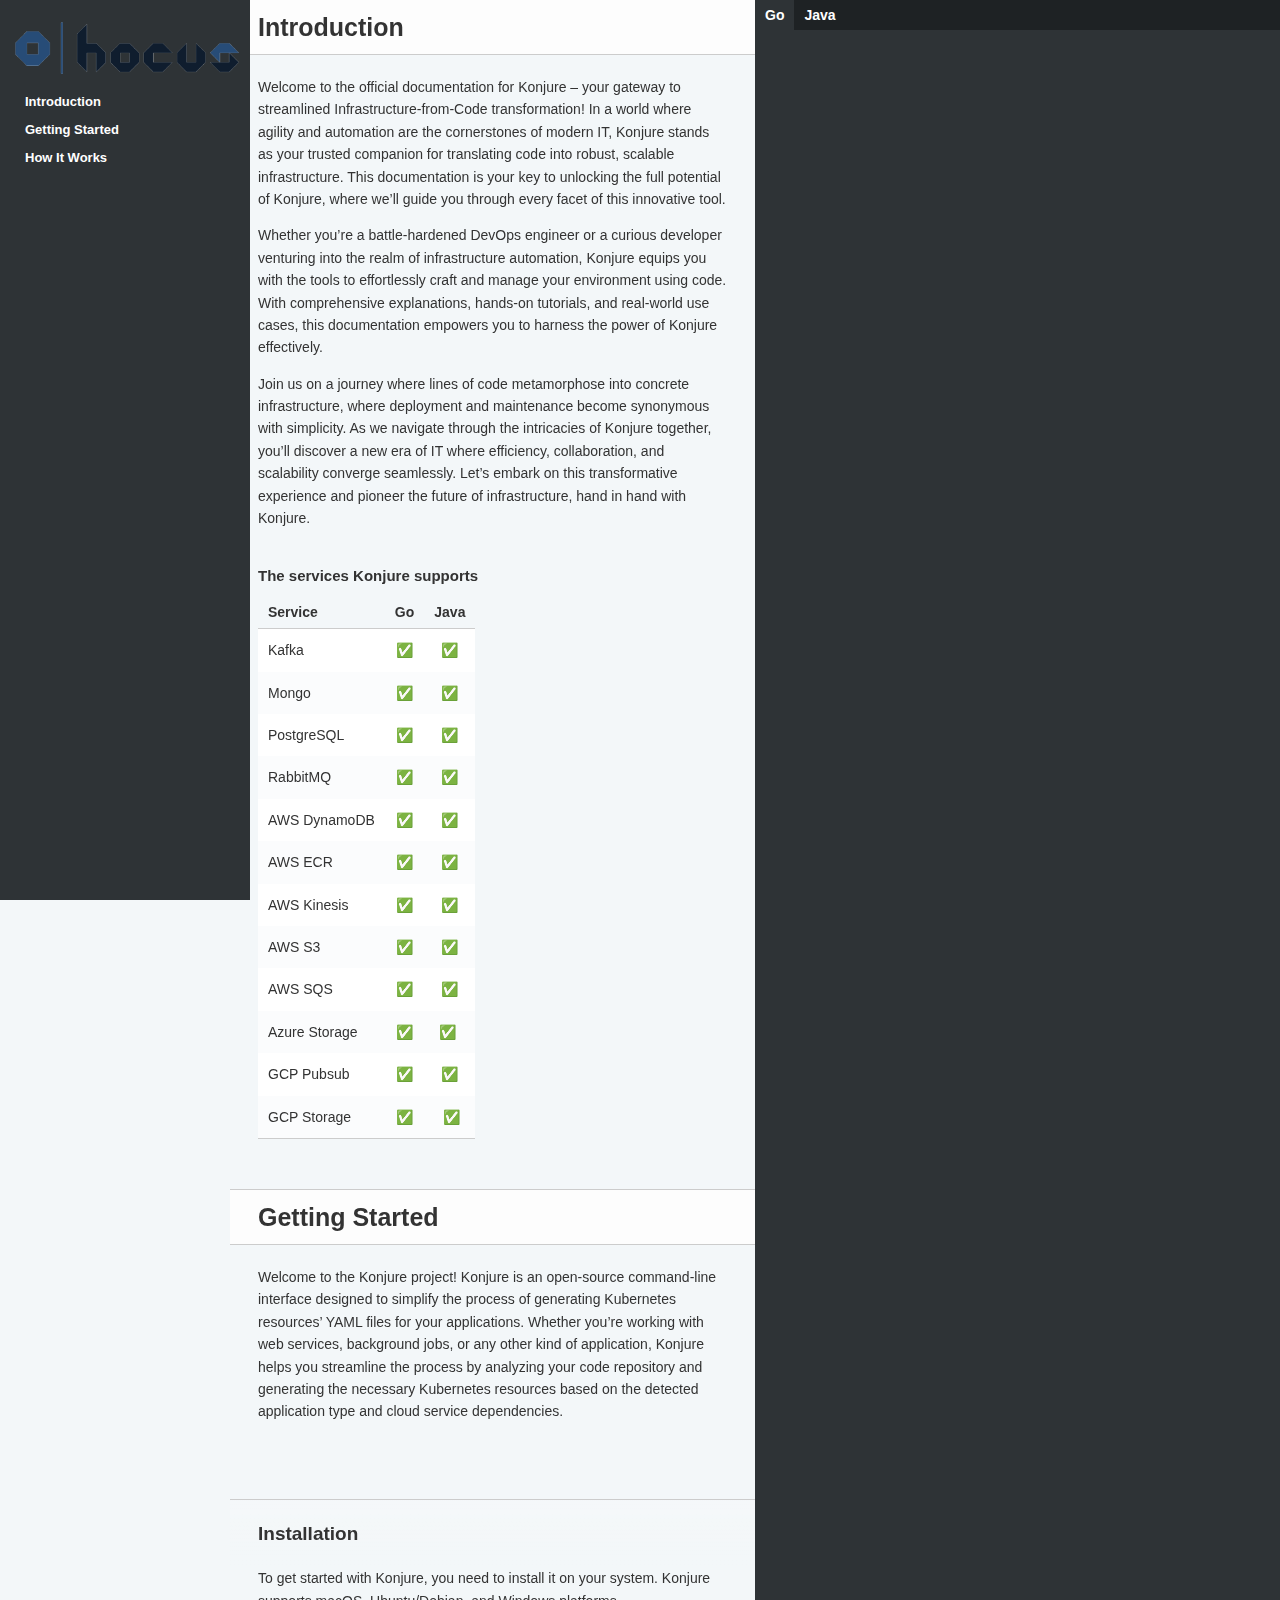
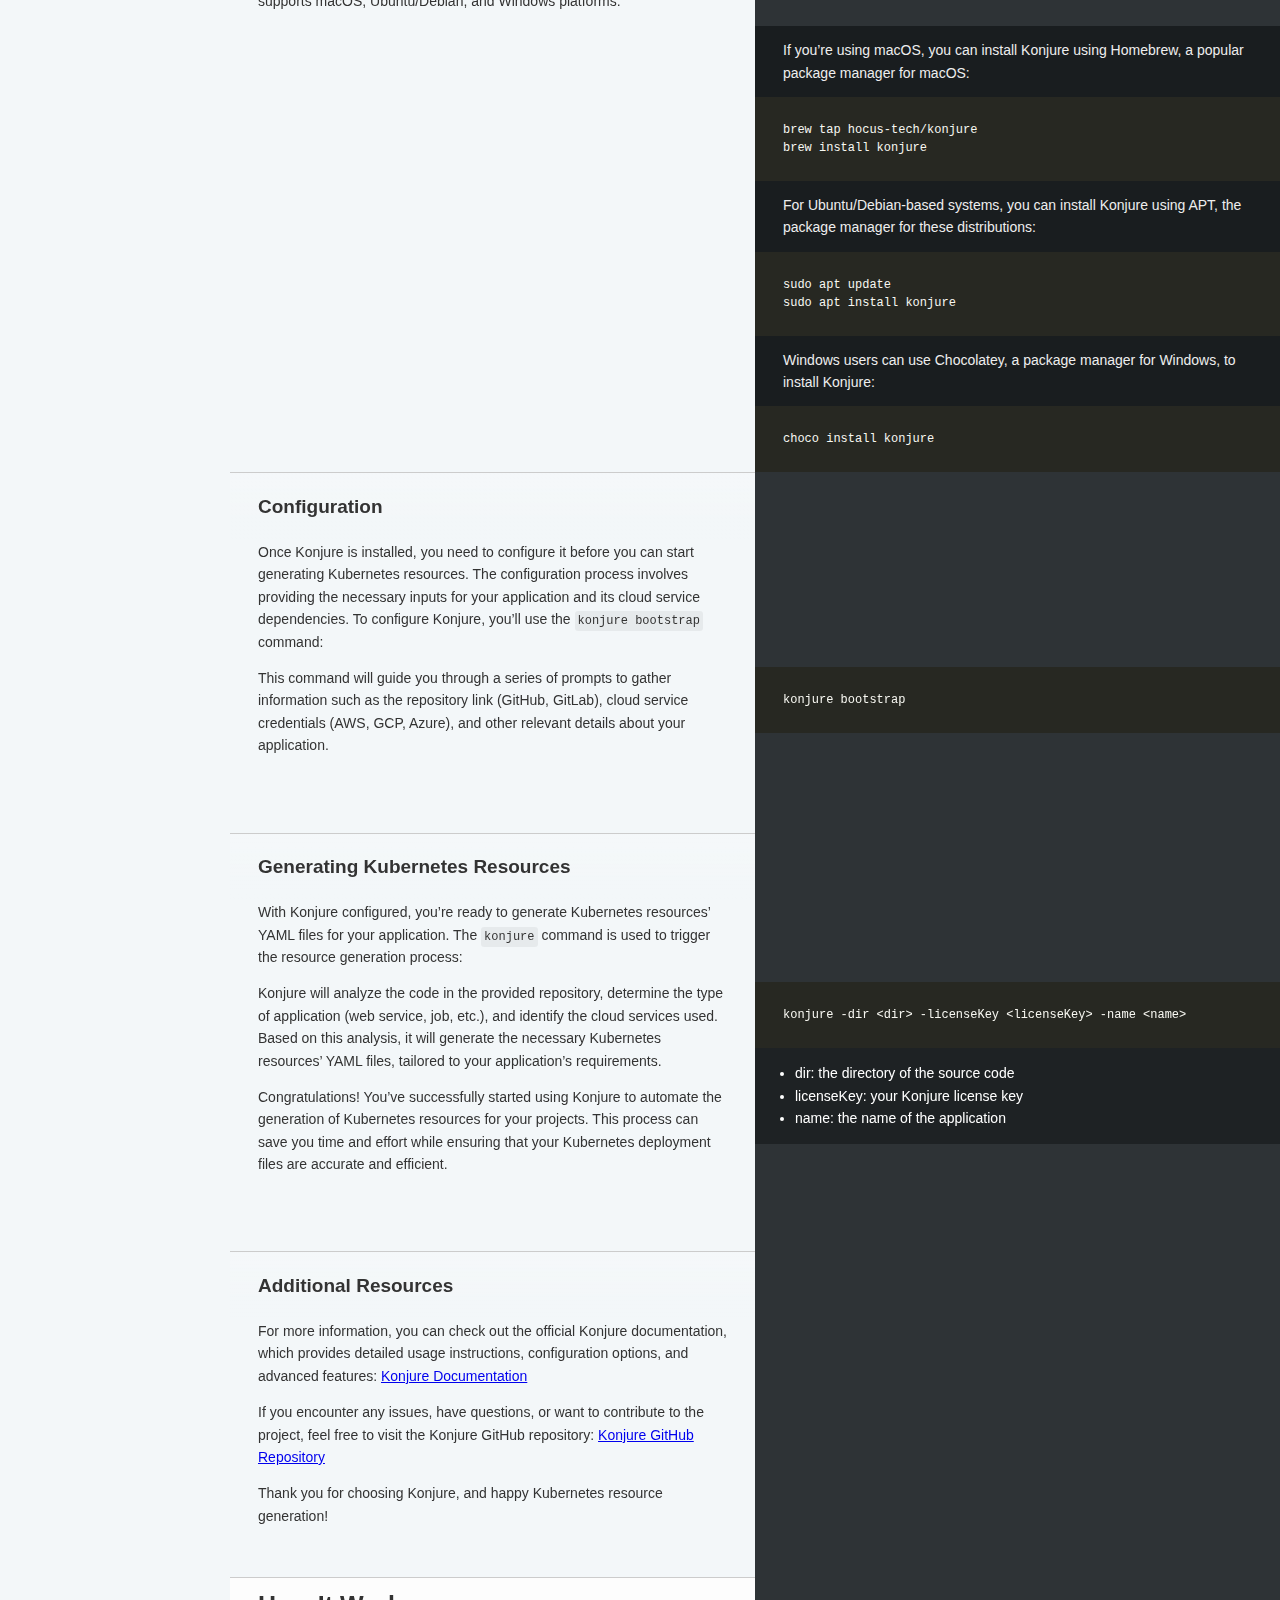
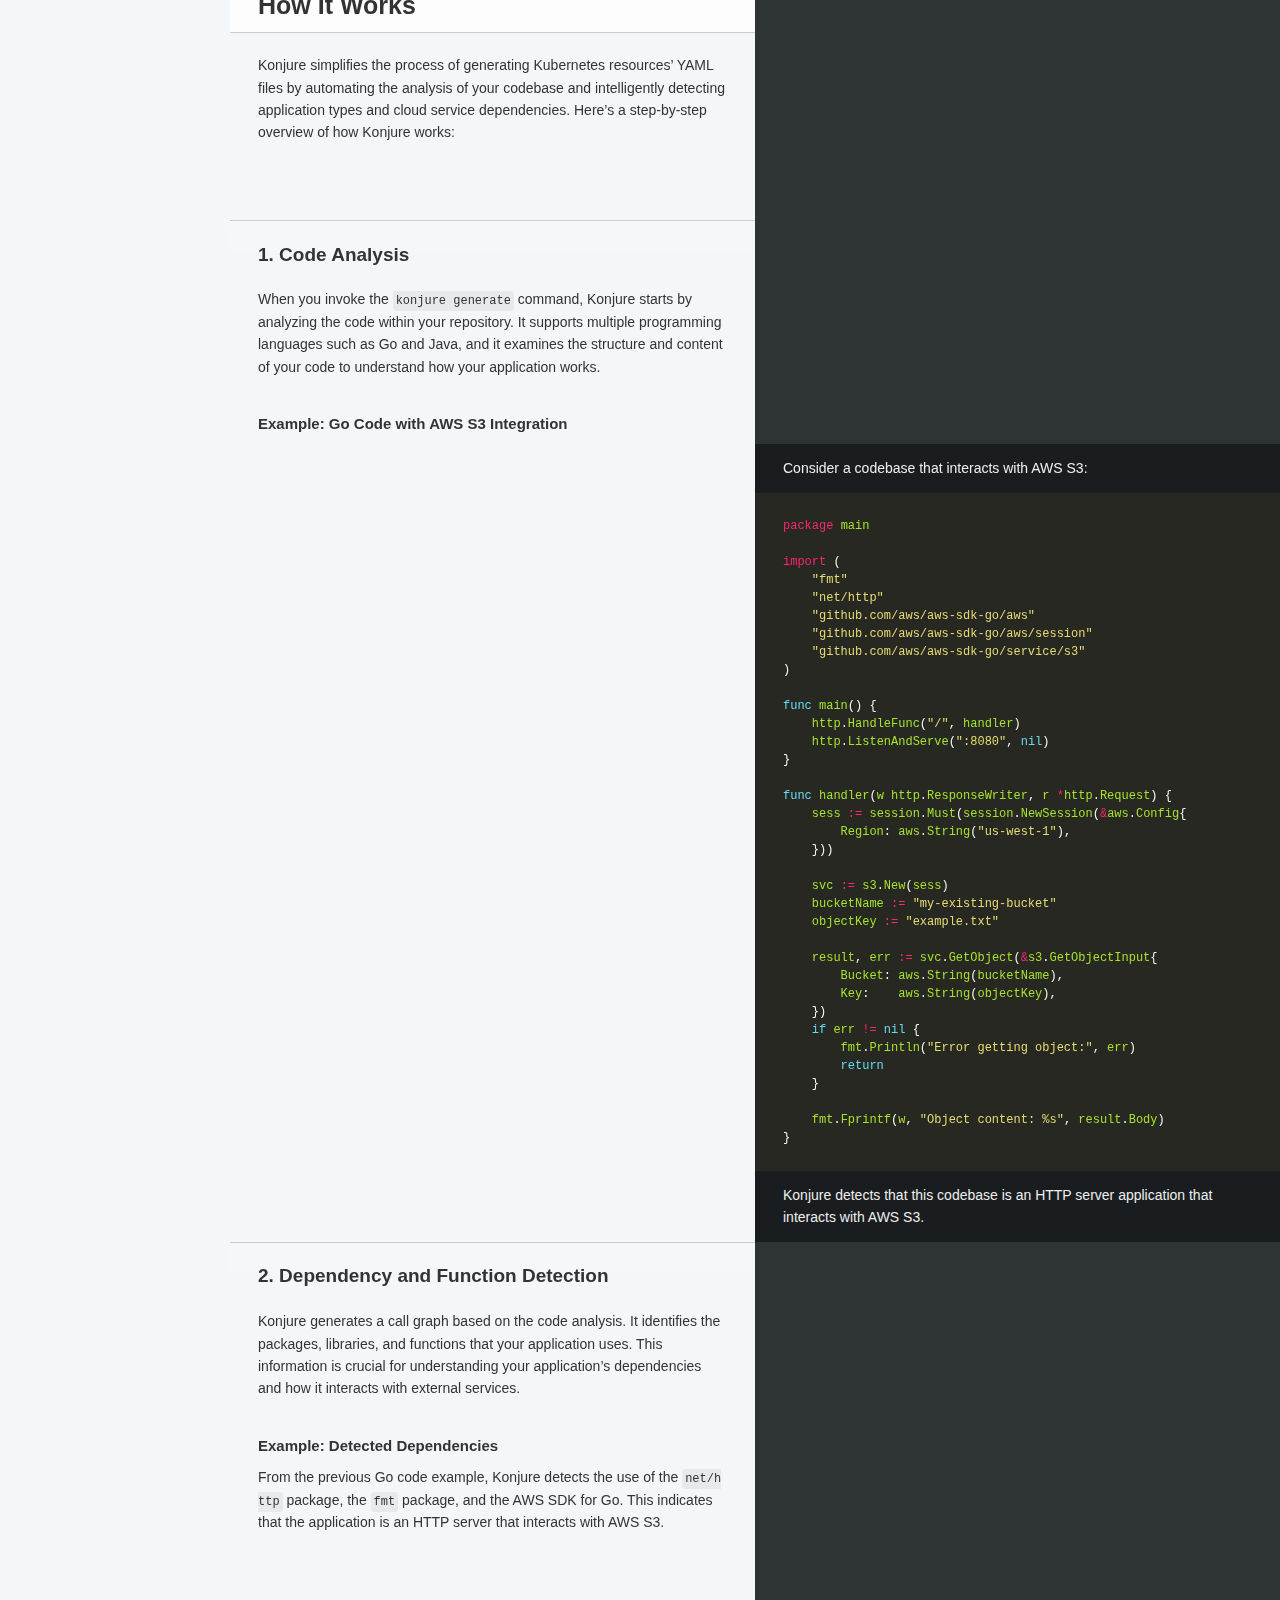
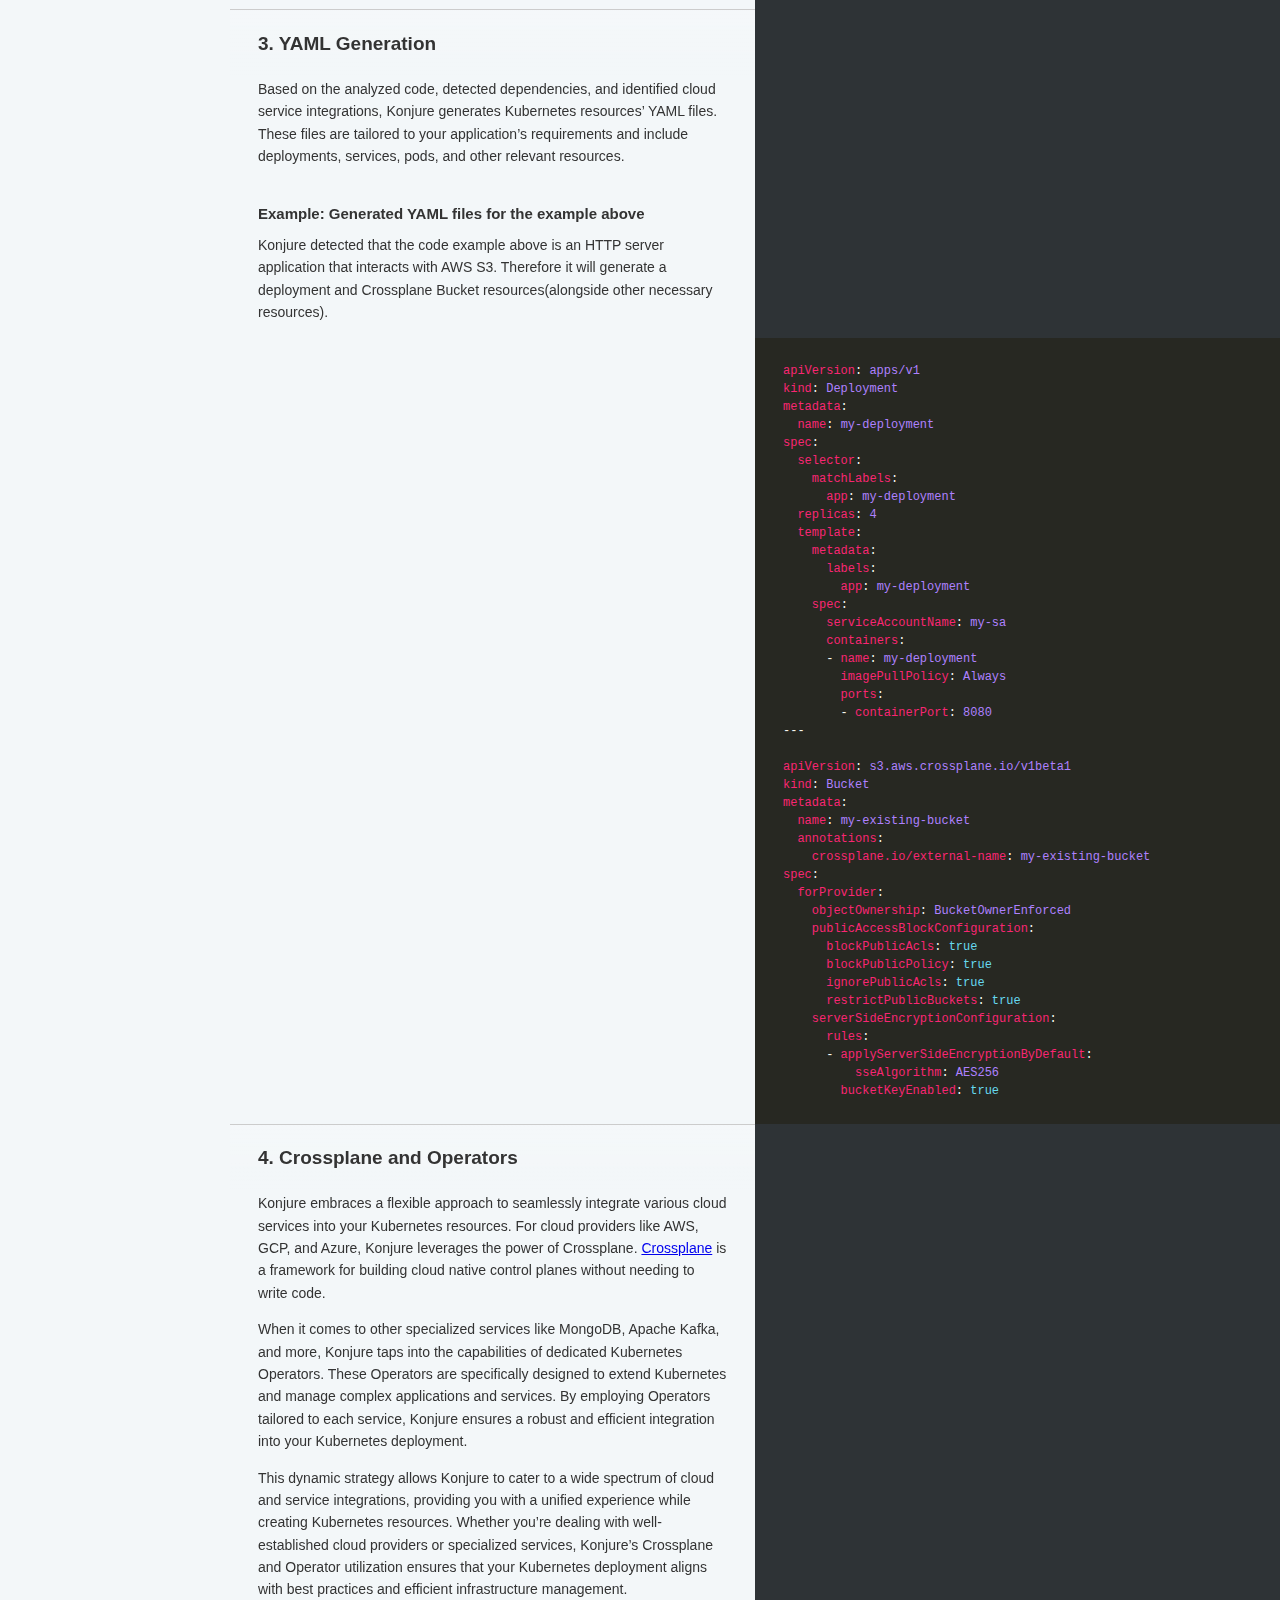
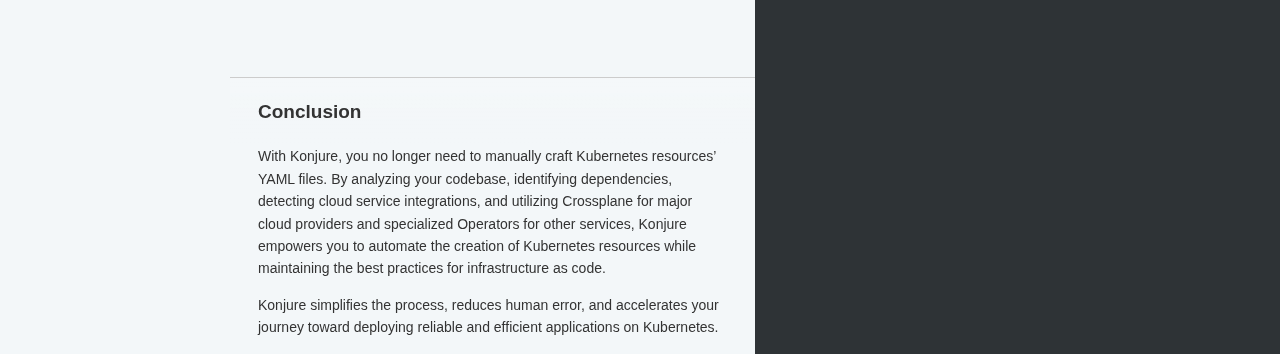
<file: how-it-works/index.html>
<!DOCTYPE html>
<html lang="en">
  <head>
    <meta charset="utf-8" />
    <meta content="IE=edge,chrome=1" http-equiv="X-UA-Compatible" />
    <meta
      name="viewport"
      content="width=device-width, initial-scale=1, maximum-scale=1" />
    <title>
      How-it-works
    </title>
    





  
  

<link
  href="/styles/screen.min.96bcc5b34f588587ab20f0c8ec1ddb8f77c3b5f10a9feb7bc0022f90dfc98d1a.css"
  rel="stylesheet"
  media="screen"
  integrity="sha256-lrzFs09YhYerIPDI7B3bj3fDtfEKn&#43;t7wAIvkN/JjRo=" />
<link
  href="/styles/print.min.a35875918fba5cecdcad5a4a0b947f70d761a60ec42b98c2df08d1a7f2f777de.css"
  rel="stylesheet"
  media="print"
  integrity="sha256-o1h1kY&#43;6XOzcrVpKC5R/cNdhpg7EK5jC3wjRp/L3d94=" />

    




  

<script
  src="/js/index.01cd09825b410cf389c38500360a116f7df6791cd2f18768de2be24c92204a16.js"
  integrity="sha256-Ac0JgltBDPOJw4UANgoRb332eRzS8Ydo3iviTJIgShY="
  defer></script>

    
    <style>
      [x-cloak] {
        display: none !important;
      }
    </style>
  </head>
  <body class="index" x-data="{ navOpen: false }" x-cloak>
    <a
      href="#"
      id="nav-button"
      @click="navOpen = !navOpen"
      :class="{'open': navOpen }">
      <span>
        NAV
        <img src="/images/navbar.png" />
      </span>
    </a>
    <div class="toc-wrapper" :class="{'open': navOpen }">
      
      <img src="/images/logo.png" class="logo" />

      
      
  
  
    
  
  <ul
    id="toc"
    class="toc-list-h1"
    x-data="tocController"
    x-init="load([{&#34;id&#34;:&#34;introduction&#34;,&#34;level&#34;:1,&#34;sub&#34;:[{&#34;sub&#34;:[{&#34;id&#34;:&#34;the-services-konjure-supports&#34;,&#34;level&#34;:3,&#34;title&#34;:&#34;The services Konjure supports&#34;}]}],&#34;title&#34;:&#34;Introduction&#34;},{&#34;id&#34;:&#34;getting-started&#34;,&#34;level&#34;:1,&#34;sub&#34;:[{&#34;id&#34;:&#34;installation&#34;,&#34;level&#34;:2,&#34;title&#34;:&#34;Installation&#34;},{&#34;id&#34;:&#34;configuration&#34;,&#34;level&#34;:2,&#34;title&#34;:&#34;Configuration&#34;},{&#34;id&#34;:&#34;generating-kubernetes-resources&#34;,&#34;level&#34;:2,&#34;title&#34;:&#34;Generating Kubernetes Resources&#34;},{&#34;id&#34;:&#34;additional-resources&#34;,&#34;level&#34;:2,&#34;sub&#34;:[],&#34;title&#34;:&#34;Additional Resources&#34;}],&#34;title&#34;:&#34;Getting Started&#34;},{&#34;id&#34;:&#34;how-it-works&#34;,&#34;level&#34;:1,&#34;sub&#34;:[{&#34;id&#34;:&#34;1-code-analysis&#34;,&#34;level&#34;:2,&#34;sub&#34;:[{&#34;id&#34;:&#34;example-go-code-with-aws-s3-integration&#34;,&#34;level&#34;:3,&#34;title&#34;:&#34;Example: Go Code with AWS S3 Integration&#34;}],&#34;title&#34;:&#34;1. Code Analysis&#34;},{&#34;id&#34;:&#34;2-dependency-and-function-detection&#34;,&#34;level&#34;:2,&#34;sub&#34;:[{&#34;id&#34;:&#34;example-detected-dependencies&#34;,&#34;level&#34;:3,&#34;title&#34;:&#34;Example: Detected Dependencies&#34;}],&#34;title&#34;:&#34;2. Dependency and Function Detection&#34;},{&#34;id&#34;:&#34;3-yaml-generation&#34;,&#34;level&#34;:2,&#34;sub&#34;:[{&#34;id&#34;:&#34;example-generated-yaml-files-for-the-example-above&#34;,&#34;level&#34;:3,&#34;title&#34;:&#34;Example: Generated YAML files for the example above&#34;}],&#34;title&#34;:&#34;3. YAML Generation&#34;},{&#34;id&#34;:&#34;4-crossplane-and-operators&#34;,&#34;level&#34;:2,&#34;title&#34;:&#34;4. Crossplane and Operators&#34;},{&#34;id&#34;:&#34;conclusion&#34;,&#34;level&#34;:2,&#34;sub&#34;:[],&#34;title&#34;:&#34;Conclusion&#34;}],&#34;title&#34;:&#34;How It Works&#34;}])"
    @scroll.window="onScroll()">
    
    <template x-for="row in rows">
      <li>
        <a
          x-text="row.title"
          @click="click(row)"
          :href="`#${row.id}`"
          class="toc-link"
          x-bind="rowClass(row)"></a>
        
          <ul x-show="row.open" x-bind="transitions()" class="da-toc-list-h2">
            <template x-for="row in row.sub">
              <li>
                <a
                  x-text="row.title"
                  @click="click(row)"
                  :href="`#${row.id}`"
                  class="toc-link"
                  x-bind="rowClass(row)"></a>
                
              </li>
            </template>
          </ul>
        
      </li>
    </template>
  </ul>

      
      
      
    </div>
    <div class="page-wrapper">
      <div class="dark-box"></div>
      <div class="content">
        
  
    
  
    
  
    
  
  
    





<h1 id="introduction">Introduction</h1>
<p>Welcome to the official documentation for Konjure – your gateway to streamlined Infrastructure-from-Code transformation! In a world where agility and automation are the cornerstones of modern IT, Konjure stands as your trusted companion for translating code into robust, scalable infrastructure. This documentation is your key to unlocking the full potential of Konjure, where we&rsquo;ll guide you through every facet of this innovative tool.</p>
<p>Whether you&rsquo;re a battle-hardened DevOps engineer or a curious developer venturing into the realm of infrastructure automation, Konjure equips you with the tools to effortlessly craft and manage your environment using code. With comprehensive explanations, hands-on tutorials, and real-world use cases, this documentation empowers you to harness the power of Konjure effectively.</p>
<p>Join us on a journey where lines of code metamorphose into concrete infrastructure, where deployment and maintenance become synonymous with simplicity. As we navigate through the intricacies of Konjure together, you&rsquo;ll discover a new era of IT where efficiency, collaboration, and scalability converge seamlessly. Let&rsquo;s embark on this transformative experience and pioneer the future of infrastructure, hand in hand with Konjure.</p>




  



<h3 id="the-services-konjure-supports">The services Konjure supports</h3>
<table>
<thead>
<tr>
<th>Service</th>
<th style="text-align:center">Go</th>
<th style="text-align:center">Java</th>
</tr>
</thead>
<tbody>
<tr>
<td>Kafka</td>
<td style="text-align:center">✅</td>
<td style="text-align:center">✅</td>
</tr>
<tr>
<td>Mongo</td>
<td style="text-align:center">✅</td>
<td style="text-align:center">✅</td>
</tr>
<tr>
<td>PostgreSQL</td>
<td style="text-align:center">✅</td>
<td style="text-align:center">✅</td>
</tr>
<tr>
<td>RabbitMQ</td>
<td style="text-align:center">✅</td>
<td style="text-align:center">✅</td>
</tr>
<tr>
<td>AWS DynamoDB</td>
<td style="text-align:center">✅</td>
<td style="text-align:center">✅</td>
</tr>
<tr>
<td>AWS ECR</td>
<td style="text-align:center">✅</td>
<td style="text-align:center">✅</td>
</tr>
<tr>
<td>AWS Kinesis</td>
<td style="text-align:center">✅</td>
<td style="text-align:center">✅</td>
</tr>
<tr>
<td>AWS S3</td>
<td style="text-align:center">✅</td>
<td style="text-align:center">✅</td>
</tr>
<tr>
<td>AWS SQS</td>
<td style="text-align:center">✅</td>
<td style="text-align:center">✅</td>
</tr>
<tr>
<td>Azure Storage</td>
<td style="text-align:center">✅</td>
<td style="text-align:center">✅ </td>
</tr>
<tr>
<td>GCP Pubsub</td>
<td style="text-align:center">✅</td>
<td style="text-align:center">✅</td>
</tr>
<tr>
<td>GCP Storage</td>
<td style="text-align:center">✅</td>
<td style="text-align:center"> ✅</td>
</tr>
</tbody>
</table>

  
    



  



<h1 id="getting-started">Getting Started</h1>
<p>Welcome to the Konjure project! Konjure is an open-source command-line interface designed to simplify the process of generating Kubernetes resources&rsquo; YAML files for your applications. Whether you&rsquo;re working with web services, background jobs, or any other kind of application, Konjure helps you streamline the process by analyzing your code repository and generating the necessary Kubernetes resources based on the detected application type and cloud service dependencies.</p>




  



<h2 id="installation">Installation</h2>
<p>To get started with Konjure, you need to install it on your system. Konjure supports macOS, Ubuntu/Debian, and Windows platforms.</p>
<blockquote>
<p>If you&rsquo;re using macOS, you can install Konjure using Homebrew, a popular package manager for macOS:</p>
</blockquote>
<div class="highlight"><pre tabindex="0" style="color:#f8f8f2;background-color:#272822;-moz-tab-size:4;-o-tab-size:4;tab-size:4;"><code class="language-bash" data-lang="bash"><span style="display:flex;"><span>brew tap hocus-tech/konjure
</span></span><span style="display:flex;"><span>brew install konjure
</span></span></code></pre></div><blockquote>
<p>For Ubuntu/Debian-based systems, you can install Konjure using APT, the package manager for these distributions:</p>
</blockquote>
<div class="highlight"><pre tabindex="0" style="color:#f8f8f2;background-color:#272822;-moz-tab-size:4;-o-tab-size:4;tab-size:4;"><code class="language-bash" data-lang="bash"><span style="display:flex;"><span>sudo apt update
</span></span><span style="display:flex;"><span>sudo apt install konjure
</span></span></code></pre></div><blockquote>
<p>Windows users can use Chocolatey, a package manager for Windows, to install Konjure:</p>
</blockquote>
<div class="highlight"><pre tabindex="0" style="color:#f8f8f2;background-color:#272822;-moz-tab-size:4;-o-tab-size:4;tab-size:4;"><code class="language-powershell" data-lang="powershell"><span style="display:flex;"><span>choco install konjure
</span></span></code></pre></div>



  



<h2 id="configuration">Configuration</h2>
<p>Once Konjure is installed, you need to configure it before you can start generating Kubernetes resources. The configuration process involves providing the necessary inputs for your application and its cloud service dependencies. To configure Konjure, you&rsquo;ll use the <code>konjure bootstrap</code> command:</p>
<div class="highlight"><pre tabindex="0" style="color:#f8f8f2;background-color:#272822;-moz-tab-size:4;-o-tab-size:4;tab-size:4;"><code class="language-bash" data-lang="bash"><span style="display:flex;"><span>konjure bootstrap
</span></span></code></pre></div><p>This command will guide you through a series of prompts to gather information such as the repository link (GitHub, GitLab), cloud service credentials (AWS, GCP, Azure), and other relevant details about your application.</p>




  



<h2 id="generating-kubernetes-resources">Generating Kubernetes Resources</h2>
<p>With Konjure configured, you&rsquo;re ready to generate Kubernetes resources&rsquo; YAML files for your application. The <code>konjure</code> command is used to trigger the resource generation process:</p>
<div class="highlight"><pre tabindex="0" style="color:#f8f8f2;background-color:#272822;-moz-tab-size:4;-o-tab-size:4;tab-size:4;"><code class="language-bash" data-lang="bash"><span style="display:flex;"><span>konjure -dir &lt;dir&gt; -licenseKey &lt;licenseKey&gt; -name &lt;name&gt;
</span></span></code></pre></div><blockquote>
<ul>
<li>dir: the directory of the source code</li>
<li>licenseKey: your Konjure license key</li>
<li>name: the name of the application</li>
</ul>
</blockquote>
<p>Konjure will analyze the code in the provided repository, determine the type of application (web service, job, etc.), and identify the cloud services used. Based on this analysis, it will generate the necessary Kubernetes resources&rsquo; YAML files, tailored to your application&rsquo;s requirements.</p>
<p>Congratulations! You&rsquo;ve successfully started using Konjure to automate the generation of Kubernetes resources for your projects. This process can save you time and effort while ensuring that your Kubernetes deployment files are accurate and efficient.</p>




  



<h2 id="additional-resources">Additional Resources</h2>
<p>For more information, you can check out the official Konjure documentation, which provides detailed usage instructions, configuration options, and advanced features: <a href="https://hocus-tech.github.io/">Konjure Documentation</a></p>
<p>If you encounter any issues, have questions, or want to contribute to the project, feel free to visit the Konjure GitHub repository: <a href="https://github.com/hocus-tech/konjure">Konjure GitHub Repository</a></p>
<p>Thank you for choosing Konjure, and happy Kubernetes resource generation!</p>

  
    



  



<h1 id="how-it-works">How It Works</h1>
<p>Konjure simplifies the process of generating Kubernetes resources&rsquo; YAML files by automating the analysis of your codebase and intelligently detecting application types and cloud service dependencies. Here&rsquo;s a step-by-step overview of how Konjure works:</p>




  



<h2 id="1-code-analysis">1. Code Analysis</h2>
<p>When you invoke the <code>konjure generate</code> command, Konjure starts by analyzing the code within your repository. It supports multiple programming languages such as Go and Java, and it examines the structure and content of your code to understand how your application works.</p>




  



<h3 id="example-go-code-with-aws-s3-integration">Example: Go Code with AWS S3 Integration</h3>
<blockquote>
<p>Consider a codebase that interacts with AWS S3:</p>
</blockquote>
<div class="highlight"><pre tabindex="0" style="color:#f8f8f2;background-color:#272822;-moz-tab-size:4;-o-tab-size:4;tab-size:4;"><code class="language-go" data-lang="go"><span style="display:flex;"><span><span style="color:#f92672">package</span> <span style="color:#a6e22e">main</span>
</span></span><span style="display:flex;"><span>
</span></span><span style="display:flex;"><span><span style="color:#f92672">import</span> (
</span></span><span style="display:flex;"><span>    <span style="color:#e6db74">&#34;fmt&#34;</span>
</span></span><span style="display:flex;"><span>    <span style="color:#e6db74">&#34;net/http&#34;</span>
</span></span><span style="display:flex;"><span>    <span style="color:#e6db74">&#34;github.com/aws/aws-sdk-go/aws&#34;</span>
</span></span><span style="display:flex;"><span>    <span style="color:#e6db74">&#34;github.com/aws/aws-sdk-go/aws/session&#34;</span>
</span></span><span style="display:flex;"><span>    <span style="color:#e6db74">&#34;github.com/aws/aws-sdk-go/service/s3&#34;</span>
</span></span><span style="display:flex;"><span>)
</span></span><span style="display:flex;"><span>
</span></span><span style="display:flex;"><span><span style="color:#66d9ef">func</span> <span style="color:#a6e22e">main</span>() {
</span></span><span style="display:flex;"><span>    <span style="color:#a6e22e">http</span>.<span style="color:#a6e22e">HandleFunc</span>(<span style="color:#e6db74">&#34;/&#34;</span>, <span style="color:#a6e22e">handler</span>)
</span></span><span style="display:flex;"><span>    <span style="color:#a6e22e">http</span>.<span style="color:#a6e22e">ListenAndServe</span>(<span style="color:#e6db74">&#34;:8080&#34;</span>, <span style="color:#66d9ef">nil</span>)
</span></span><span style="display:flex;"><span>}
</span></span><span style="display:flex;"><span>
</span></span><span style="display:flex;"><span><span style="color:#66d9ef">func</span> <span style="color:#a6e22e">handler</span>(<span style="color:#a6e22e">w</span> <span style="color:#a6e22e">http</span>.<span style="color:#a6e22e">ResponseWriter</span>, <span style="color:#a6e22e">r</span> <span style="color:#f92672">*</span><span style="color:#a6e22e">http</span>.<span style="color:#a6e22e">Request</span>) {
</span></span><span style="display:flex;"><span>    <span style="color:#a6e22e">sess</span> <span style="color:#f92672">:=</span> <span style="color:#a6e22e">session</span>.<span style="color:#a6e22e">Must</span>(<span style="color:#a6e22e">session</span>.<span style="color:#a6e22e">NewSession</span>(<span style="color:#f92672">&amp;</span><span style="color:#a6e22e">aws</span>.<span style="color:#a6e22e">Config</span>{
</span></span><span style="display:flex;"><span>        <span style="color:#a6e22e">Region</span>: <span style="color:#a6e22e">aws</span>.<span style="color:#a6e22e">String</span>(<span style="color:#e6db74">&#34;us-west-1&#34;</span>),
</span></span><span style="display:flex;"><span>    }))
</span></span><span style="display:flex;"><span>    
</span></span><span style="display:flex;"><span>    <span style="color:#a6e22e">svc</span> <span style="color:#f92672">:=</span> <span style="color:#a6e22e">s3</span>.<span style="color:#a6e22e">New</span>(<span style="color:#a6e22e">sess</span>)
</span></span><span style="display:flex;"><span>    <span style="color:#a6e22e">bucketName</span> <span style="color:#f92672">:=</span> <span style="color:#e6db74">&#34;my-existing-bucket&#34;</span>
</span></span><span style="display:flex;"><span>    <span style="color:#a6e22e">objectKey</span> <span style="color:#f92672">:=</span> <span style="color:#e6db74">&#34;example.txt&#34;</span>
</span></span><span style="display:flex;"><span>    
</span></span><span style="display:flex;"><span>    <span style="color:#a6e22e">result</span>, <span style="color:#a6e22e">err</span> <span style="color:#f92672">:=</span> <span style="color:#a6e22e">svc</span>.<span style="color:#a6e22e">GetObject</span>(<span style="color:#f92672">&amp;</span><span style="color:#a6e22e">s3</span>.<span style="color:#a6e22e">GetObjectInput</span>{
</span></span><span style="display:flex;"><span>        <span style="color:#a6e22e">Bucket</span>: <span style="color:#a6e22e">aws</span>.<span style="color:#a6e22e">String</span>(<span style="color:#a6e22e">bucketName</span>),
</span></span><span style="display:flex;"><span>        <span style="color:#a6e22e">Key</span>:    <span style="color:#a6e22e">aws</span>.<span style="color:#a6e22e">String</span>(<span style="color:#a6e22e">objectKey</span>),
</span></span><span style="display:flex;"><span>    })
</span></span><span style="display:flex;"><span>    <span style="color:#66d9ef">if</span> <span style="color:#a6e22e">err</span> <span style="color:#f92672">!=</span> <span style="color:#66d9ef">nil</span> {
</span></span><span style="display:flex;"><span>        <span style="color:#a6e22e">fmt</span>.<span style="color:#a6e22e">Println</span>(<span style="color:#e6db74">&#34;Error getting object:&#34;</span>, <span style="color:#a6e22e">err</span>)
</span></span><span style="display:flex;"><span>        <span style="color:#66d9ef">return</span>
</span></span><span style="display:flex;"><span>    }
</span></span><span style="display:flex;"><span>    
</span></span><span style="display:flex;"><span>    <span style="color:#a6e22e">fmt</span>.<span style="color:#a6e22e">Fprintf</span>(<span style="color:#a6e22e">w</span>, <span style="color:#e6db74">&#34;Object content: %s&#34;</span>, <span style="color:#a6e22e">result</span>.<span style="color:#a6e22e">Body</span>)
</span></span><span style="display:flex;"><span>}
</span></span></code></pre></div><div class="highlight"><pre tabindex="0" style="color:#f8f8f2;background-color:#272822;-moz-tab-size:4;-o-tab-size:4;tab-size:4;"><code class="language-java" data-lang="java"><span style="display:flex;"><span><span style="color:#f92672">import</span> software.amazon.awssdk.auth.credentials.DefaultCredentialsProvider<span style="color:#f92672">;</span>
</span></span><span style="display:flex;"><span><span style="color:#f92672">import</span> software.amazon.awssdk.regions.Region<span style="color:#f92672">;</span>
</span></span><span style="display:flex;"><span><span style="color:#f92672">import</span> software.amazon.awssdk.services.s3.S3Client<span style="color:#f92672">;</span>
</span></span><span style="display:flex;"><span><span style="color:#f92672">import</span> software.amazon.awssdk.services.s3.model.GetObjectRequest<span style="color:#f92672">;</span>
</span></span><span style="display:flex;"><span><span style="color:#f92672">import</span> software.amazon.awssdk.services.s3.model.GetObjectResponse<span style="color:#f92672">;</span>
</span></span><span style="display:flex;"><span><span style="color:#f92672">import</span> software.amazon.awssdk.services.s3.model.S3Exception<span style="color:#f92672">;</span>
</span></span><span style="display:flex;"><span>
</span></span><span style="display:flex;"><span><span style="color:#f92672">import</span> java.io.IOException<span style="color:#f92672">;</span>
</span></span><span style="display:flex;"><span><span style="color:#f92672">import</span> java.io.InputStream<span style="color:#f92672">;</span>
</span></span><span style="display:flex;"><span><span style="color:#f92672">import</span> java.net.InetSocketAddress<span style="color:#f92672">;</span>
</span></span><span style="display:flex;"><span><span style="color:#f92672">import</span> java.nio.charset.StandardCharsets<span style="color:#f92672">;</span>
</span></span><span style="display:flex;"><span><span style="color:#f92672">import</span> com.sun.net.httpserver.HttpServer<span style="color:#f92672">;</span>
</span></span><span style="display:flex;"><span><span style="color:#f92672">import</span> com.sun.net.httpserver.HttpHandler<span style="color:#f92672">;</span>
</span></span><span style="display:flex;"><span><span style="color:#f92672">import</span> com.sun.net.httpserver.HttpExchange<span style="color:#f92672">;</span>
</span></span><span style="display:flex;"><span>
</span></span><span style="display:flex;"><span><span style="color:#66d9ef">public</span> <span style="color:#66d9ef">class</span> <span style="color:#a6e22e">Main</span> <span style="color:#f92672">{</span>
</span></span><span style="display:flex;"><span>
</span></span><span style="display:flex;"><span>    <span style="color:#66d9ef">public</span> <span style="color:#66d9ef">static</span> <span style="color:#66d9ef">void</span> <span style="color:#a6e22e">main</span><span style="color:#f92672">(</span>String<span style="color:#f92672">[]</span> args<span style="color:#f92672">)</span> <span style="color:#66d9ef">throws</span> IOException <span style="color:#f92672">{</span>
</span></span><span style="display:flex;"><span>        HttpServer server <span style="color:#f92672">=</span> HttpServer<span style="color:#f92672">.</span><span style="color:#a6e22e">create</span><span style="color:#f92672">(</span><span style="color:#66d9ef">new</span> InetSocketAddress<span style="color:#f92672">(</span>8080<span style="color:#f92672">),</span> 0<span style="color:#f92672">);</span>
</span></span><span style="display:flex;"><span>        server<span style="color:#f92672">.</span><span style="color:#a6e22e">createContext</span><span style="color:#f92672">(</span><span style="color:#e6db74">&#34;/&#34;</span><span style="color:#f92672">,</span> <span style="color:#66d9ef">new</span> MyHandler<span style="color:#f92672">());</span>
</span></span><span style="display:flex;"><span>        server<span style="color:#f92672">.</span><span style="color:#a6e22e">setExecutor</span><span style="color:#f92672">(</span><span style="color:#66d9ef">null</span><span style="color:#f92672">);</span> <span style="color:#75715e">// Use the default executor
</span></span></span><span style="display:flex;"><span><span style="color:#75715e"></span>        server<span style="color:#f92672">.</span><span style="color:#a6e22e">start</span><span style="color:#f92672">();</span>
</span></span><span style="display:flex;"><span>    <span style="color:#f92672">}</span>
</span></span><span style="display:flex;"><span>
</span></span><span style="display:flex;"><span>    <span style="color:#66d9ef">static</span> <span style="color:#66d9ef">class</span> <span style="color:#a6e22e">MyHandler</span> <span style="color:#66d9ef">implements</span> HttpHandler <span style="color:#f92672">{</span>
</span></span><span style="display:flex;"><span>        <span style="color:#66d9ef">public</span> <span style="color:#66d9ef">void</span> <span style="color:#a6e22e">handle</span><span style="color:#f92672">(</span>HttpExchange httpExchange<span style="color:#f92672">)</span> <span style="color:#66d9ef">throws</span> IOException <span style="color:#f92672">{</span>
</span></span><span style="display:flex;"><span>            S3Client s3 <span style="color:#f92672">=</span> S3Client<span style="color:#f92672">.</span><span style="color:#a6e22e">builder</span><span style="color:#f92672">()</span>
</span></span><span style="display:flex;"><span>                    <span style="color:#f92672">.</span><span style="color:#a6e22e">region</span><span style="color:#f92672">(</span>Region<span style="color:#f92672">.</span><span style="color:#a6e22e">US_WEST_1</span><span style="color:#f92672">)</span>
</span></span><span style="display:flex;"><span>                    <span style="color:#f92672">.</span><span style="color:#a6e22e">credentialsProvider</span><span style="color:#f92672">(</span>DefaultCredentialsProvider<span style="color:#f92672">.</span><span style="color:#a6e22e">create</span><span style="color:#f92672">())</span>
</span></span><span style="display:flex;"><span>                    <span style="color:#f92672">.</span><span style="color:#a6e22e">build</span><span style="color:#f92672">();</span>
</span></span><span style="display:flex;"><span>
</span></span><span style="display:flex;"><span>            String bucketName <span style="color:#f92672">=</span> <span style="color:#e6db74">&#34;my-existing-bucket&#34;</span><span style="color:#f92672">;</span>
</span></span><span style="display:flex;"><span>            String objectKey <span style="color:#f92672">=</span> <span style="color:#e6db74">&#34;example.txt&#34;</span><span style="color:#f92672">;</span>
</span></span><span style="display:flex;"><span>
</span></span><span style="display:flex;"><span>            <span style="color:#66d9ef">try</span> <span style="color:#f92672">{</span>
</span></span><span style="display:flex;"><span>                GetObjectRequest getObjectRequest <span style="color:#f92672">=</span> GetObjectRequest<span style="color:#f92672">.</span><span style="color:#a6e22e">builder</span><span style="color:#f92672">()</span>
</span></span><span style="display:flex;"><span>                        <span style="color:#f92672">.</span><span style="color:#a6e22e">bucket</span><span style="color:#f92672">(</span>bucketName<span style="color:#f92672">)</span>
</span></span><span style="display:flex;"><span>                        <span style="color:#f92672">.</span><span style="color:#a6e22e">key</span><span style="color:#f92672">(</span>objectKey<span style="color:#f92672">)</span>
</span></span><span style="display:flex;"><span>                        <span style="color:#f92672">.</span><span style="color:#a6e22e">build</span><span style="color:#f92672">();</span>
</span></span><span style="display:flex;"><span>
</span></span><span style="display:flex;"><span>                GetObjectResponse getObjectResponse <span style="color:#f92672">=</span> s3<span style="color:#f92672">.</span><span style="color:#a6e22e">getObject</span><span style="color:#f92672">(</span>getObjectRequest<span style="color:#f92672">);</span>
</span></span><span style="display:flex;"><span>                InputStream objectContent <span style="color:#f92672">=</span> getObjectResponse<span style="color:#f92672">.</span><span style="color:#a6e22e">readAllBytes</span><span style="color:#f92672">();</span>
</span></span><span style="display:flex;"><span>
</span></span><span style="display:flex;"><span>                String content <span style="color:#f92672">=</span> <span style="color:#66d9ef">new</span> String<span style="color:#f92672">(</span>objectContent<span style="color:#f92672">.</span><span style="color:#a6e22e">readAllBytes</span><span style="color:#f92672">(),</span> StandardCharsets<span style="color:#f92672">.</span><span style="color:#a6e22e">UTF_8</span><span style="color:#f92672">);</span>
</span></span><span style="display:flex;"><span>
</span></span><span style="display:flex;"><span>                String response <span style="color:#f92672">=</span> <span style="color:#e6db74">&#34;Object content: &#34;</span> <span style="color:#f92672">+</span> content<span style="color:#f92672">;</span>
</span></span><span style="display:flex;"><span>                httpExchange<span style="color:#f92672">.</span><span style="color:#a6e22e">sendResponseHeaders</span><span style="color:#f92672">(</span>200<span style="color:#f92672">,</span> response<span style="color:#f92672">.</span><span style="color:#a6e22e">length</span><span style="color:#f92672">());</span>
</span></span><span style="display:flex;"><span>                httpExchange<span style="color:#f92672">.</span><span style="color:#a6e22e">getResponseBody</span><span style="color:#f92672">().</span><span style="color:#a6e22e">write</span><span style="color:#f92672">(</span>response<span style="color:#f92672">.</span><span style="color:#a6e22e">getBytes</span><span style="color:#f92672">());</span>
</span></span><span style="display:flex;"><span>                httpExchange<span style="color:#f92672">.</span><span style="color:#a6e22e">close</span><span style="color:#f92672">();</span>
</span></span><span style="display:flex;"><span>            <span style="color:#f92672">}</span> <span style="color:#66d9ef">catch</span> <span style="color:#f92672">(</span>S3Exception e<span style="color:#f92672">)</span> <span style="color:#f92672">{</span>
</span></span><span style="display:flex;"><span>                String response <span style="color:#f92672">=</span> <span style="color:#e6db74">&#34;Error getting object: &#34;</span> <span style="color:#f92672">+</span> e<span style="color:#f92672">.</span><span style="color:#a6e22e">getMessage</span><span style="color:#f92672">();</span>
</span></span><span style="display:flex;"><span>                httpExchange<span style="color:#f92672">.</span><span style="color:#a6e22e">sendResponseHeaders</span><span style="color:#f92672">(</span>500<span style="color:#f92672">,</span> response<span style="color:#f92672">.</span><span style="color:#a6e22e">length</span><span style="color:#f92672">());</span>
</span></span><span style="display:flex;"><span>                httpExchange<span style="color:#f92672">.</span><span style="color:#a6e22e">getResponseBody</span><span style="color:#f92672">().</span><span style="color:#a6e22e">write</span><span style="color:#f92672">(</span>response<span style="color:#f92672">.</span><span style="color:#a6e22e">getBytes</span><span style="color:#f92672">());</span>
</span></span><span style="display:flex;"><span>                httpExchange<span style="color:#f92672">.</span><span style="color:#a6e22e">close</span><span style="color:#f92672">();</span>
</span></span><span style="display:flex;"><span>            <span style="color:#f92672">}</span>
</span></span><span style="display:flex;"><span>        <span style="color:#f92672">}</span>
</span></span><span style="display:flex;"><span>    <span style="color:#f92672">}</span>
</span></span><span style="display:flex;"><span><span style="color:#f92672">}</span>
</span></span></code></pre></div><blockquote>
<p>Konjure detects that this codebase is an HTTP server application that interacts with AWS S3.</p>
</blockquote>




  



<h2 id="2-dependency-and-function-detection">2. Dependency and Function Detection</h2>
<p>Konjure generates a call graph based on the code analysis. It identifies the packages, libraries, and functions that your application uses. This information is crucial for understanding your application&rsquo;s dependencies and how it interacts with external services.</p>




  



<h3 id="example-detected-dependencies">Example: Detected Dependencies</h3>
<p>From the previous Go code example, Konjure detects the use of the <code>net/http</code> package, the <code>fmt</code> package, and the AWS SDK for Go. This indicates that the application is an HTTP server that interacts with AWS S3.</p>




  



<h2 id="3-yaml-generation">3. YAML Generation</h2>
<p>Based on the analyzed code, detected dependencies, and identified cloud service integrations, Konjure generates Kubernetes resources&rsquo; YAML files. These files are tailored to your application&rsquo;s requirements and include deployments, services, pods, and other relevant resources.</p>




  



<h3 id="example-generated-yaml-files-for-the-example-above">Example: Generated YAML files for the example above</h3>
<p>Konjure detected that the code example above is an HTTP server application that interacts with AWS S3. Therefore it will generate a deployment and Crossplane Bucket resources(alongside other necessary resources).</p>
<div class="highlight"><pre tabindex="0" style="color:#f8f8f2;background-color:#272822;-moz-tab-size:4;-o-tab-size:4;tab-size:4;"><code class="language-yaml" data-lang="yaml"><span style="display:flex;"><span><span style="color:#f92672">apiVersion</span>: <span style="color:#ae81ff">apps/v1</span>
</span></span><span style="display:flex;"><span><span style="color:#f92672">kind</span>: <span style="color:#ae81ff">Deployment</span>
</span></span><span style="display:flex;"><span><span style="color:#f92672">metadata</span>:
</span></span><span style="display:flex;"><span>  <span style="color:#f92672">name</span>: <span style="color:#ae81ff">my-deployment</span>
</span></span><span style="display:flex;"><span><span style="color:#f92672">spec</span>:
</span></span><span style="display:flex;"><span>  <span style="color:#f92672">selector</span>:
</span></span><span style="display:flex;"><span>    <span style="color:#f92672">matchLabels</span>:
</span></span><span style="display:flex;"><span>      <span style="color:#f92672">app</span>: <span style="color:#ae81ff">my-deployment</span>
</span></span><span style="display:flex;"><span>  <span style="color:#f92672">replicas</span>: <span style="color:#ae81ff">4</span>
</span></span><span style="display:flex;"><span>  <span style="color:#f92672">template</span>:
</span></span><span style="display:flex;"><span>    <span style="color:#f92672">metadata</span>:
</span></span><span style="display:flex;"><span>      <span style="color:#f92672">labels</span>:
</span></span><span style="display:flex;"><span>        <span style="color:#f92672">app</span>: <span style="color:#ae81ff">my-deployment</span>
</span></span><span style="display:flex;"><span>    <span style="color:#f92672">spec</span>:
</span></span><span style="display:flex;"><span>      <span style="color:#f92672">serviceAccountName</span>: <span style="color:#ae81ff">my-sa</span>
</span></span><span style="display:flex;"><span>      <span style="color:#f92672">containers</span>:
</span></span><span style="display:flex;"><span>      - <span style="color:#f92672">name</span>: <span style="color:#ae81ff">my-deployment</span>
</span></span><span style="display:flex;"><span>        <span style="color:#f92672">imagePullPolicy</span>: <span style="color:#ae81ff">Always</span>
</span></span><span style="display:flex;"><span>        <span style="color:#f92672">ports</span>:
</span></span><span style="display:flex;"><span>        - <span style="color:#f92672">containerPort</span>: <span style="color:#ae81ff">8080</span>
</span></span><span style="display:flex;"><span>---
</span></span><span style="display:flex;"><span>
</span></span><span style="display:flex;"><span><span style="color:#f92672">apiVersion</span>: <span style="color:#ae81ff">s3.aws.crossplane.io/v1beta1</span>
</span></span><span style="display:flex;"><span><span style="color:#f92672">kind</span>: <span style="color:#ae81ff">Bucket</span>
</span></span><span style="display:flex;"><span><span style="color:#f92672">metadata</span>:
</span></span><span style="display:flex;"><span>  <span style="color:#f92672">name</span>: <span style="color:#ae81ff">my-existing-bucket</span>
</span></span><span style="display:flex;"><span>  <span style="color:#f92672">annotations</span>:
</span></span><span style="display:flex;"><span>    <span style="color:#f92672">crossplane.io/external-name</span>: <span style="color:#ae81ff">my-existing-bucket</span>
</span></span><span style="display:flex;"><span><span style="color:#f92672">spec</span>:
</span></span><span style="display:flex;"><span>  <span style="color:#f92672">forProvider</span>:
</span></span><span style="display:flex;"><span>    <span style="color:#f92672">objectOwnership</span>: <span style="color:#ae81ff">BucketOwnerEnforced</span>
</span></span><span style="display:flex;"><span>    <span style="color:#f92672">publicAccessBlockConfiguration</span>:
</span></span><span style="display:flex;"><span>      <span style="color:#f92672">blockPublicAcls</span>: <span style="color:#66d9ef">true</span>
</span></span><span style="display:flex;"><span>      <span style="color:#f92672">blockPublicPolicy</span>: <span style="color:#66d9ef">true</span>
</span></span><span style="display:flex;"><span>      <span style="color:#f92672">ignorePublicAcls</span>: <span style="color:#66d9ef">true</span>
</span></span><span style="display:flex;"><span>      <span style="color:#f92672">restrictPublicBuckets</span>: <span style="color:#66d9ef">true</span>
</span></span><span style="display:flex;"><span>    <span style="color:#f92672">serverSideEncryptionConfiguration</span>:
</span></span><span style="display:flex;"><span>      <span style="color:#f92672">rules</span>:
</span></span><span style="display:flex;"><span>      - <span style="color:#f92672">applyServerSideEncryptionByDefault</span>:
</span></span><span style="display:flex;"><span>          <span style="color:#f92672">sseAlgorithm</span>: <span style="color:#ae81ff">AES256</span>
</span></span><span style="display:flex;"><span>        <span style="color:#f92672">bucketKeyEnabled</span>: <span style="color:#66d9ef">true</span>
</span></span></code></pre></div>



  



<h2 id="4-crossplane-and-operators">4. Crossplane and Operators</h2>
<p>Konjure embraces a flexible approach to seamlessly integrate various cloud services into your Kubernetes resources. For cloud providers like AWS, GCP, and Azure, Konjure leverages the power of Crossplane. <a href="https://www.crossplane.io/">Crossplane</a> is a framework for building cloud native control planes without needing to write code.</p>
<p>When it comes to other specialized services like MongoDB, Apache Kafka, and more, Konjure taps into the capabilities of dedicated Kubernetes Operators. These Operators are specifically designed to extend Kubernetes and manage complex applications and services. By employing Operators tailored to each service, Konjure ensures a robust and efficient integration into your Kubernetes deployment.</p>
<p>This dynamic strategy allows Konjure to cater to a wide spectrum of cloud and service integrations, providing you with a unified experience while creating Kubernetes resources. Whether you&rsquo;re dealing with well-established cloud providers or specialized services, Konjure&rsquo;s Crossplane and Operator utilization ensures that your Kubernetes deployment aligns with best practices and efficient infrastructure management.</p>




  



<h2 id="conclusion">Conclusion</h2>
<p>With Konjure, you no longer need to manually craft Kubernetes resources&rsquo; YAML files. By analyzing your codebase, identifying dependencies, detecting cloud service integrations, and utilizing Crossplane for major cloud providers and specialized Operators for other services, Konjure empowers you to automate the creation of Kubernetes resources while maintaining the best practices for infrastructure as code.</p>
<p>Konjure simplifies the process, reduces human error, and accelerates your journey toward deploying reliable and efficient applications on Kubernetes.</p>

  

      </div>
      <div class="dark-box">
        
          <div
            class="lang-selector"
            x-data="langController"
            x-init="initLangs([{&#34;key&#34;:&#34;go&#34;,&#34;name&#34;:&#34;Go&#34;},{&#34;key&#34;:&#34;java&#34;,&#34;name&#34;:&#34;Java&#34;}])">
            <template x-for="(tab, index) in tabs">
              <a
                x-text="tab.name"
                :class="{ 'active': tab.active }"
                @click="changeLanguage(index)"></a>
            </template>
          </div>
        
      </div>
    </div>
    
  </body>
</html>
</file>
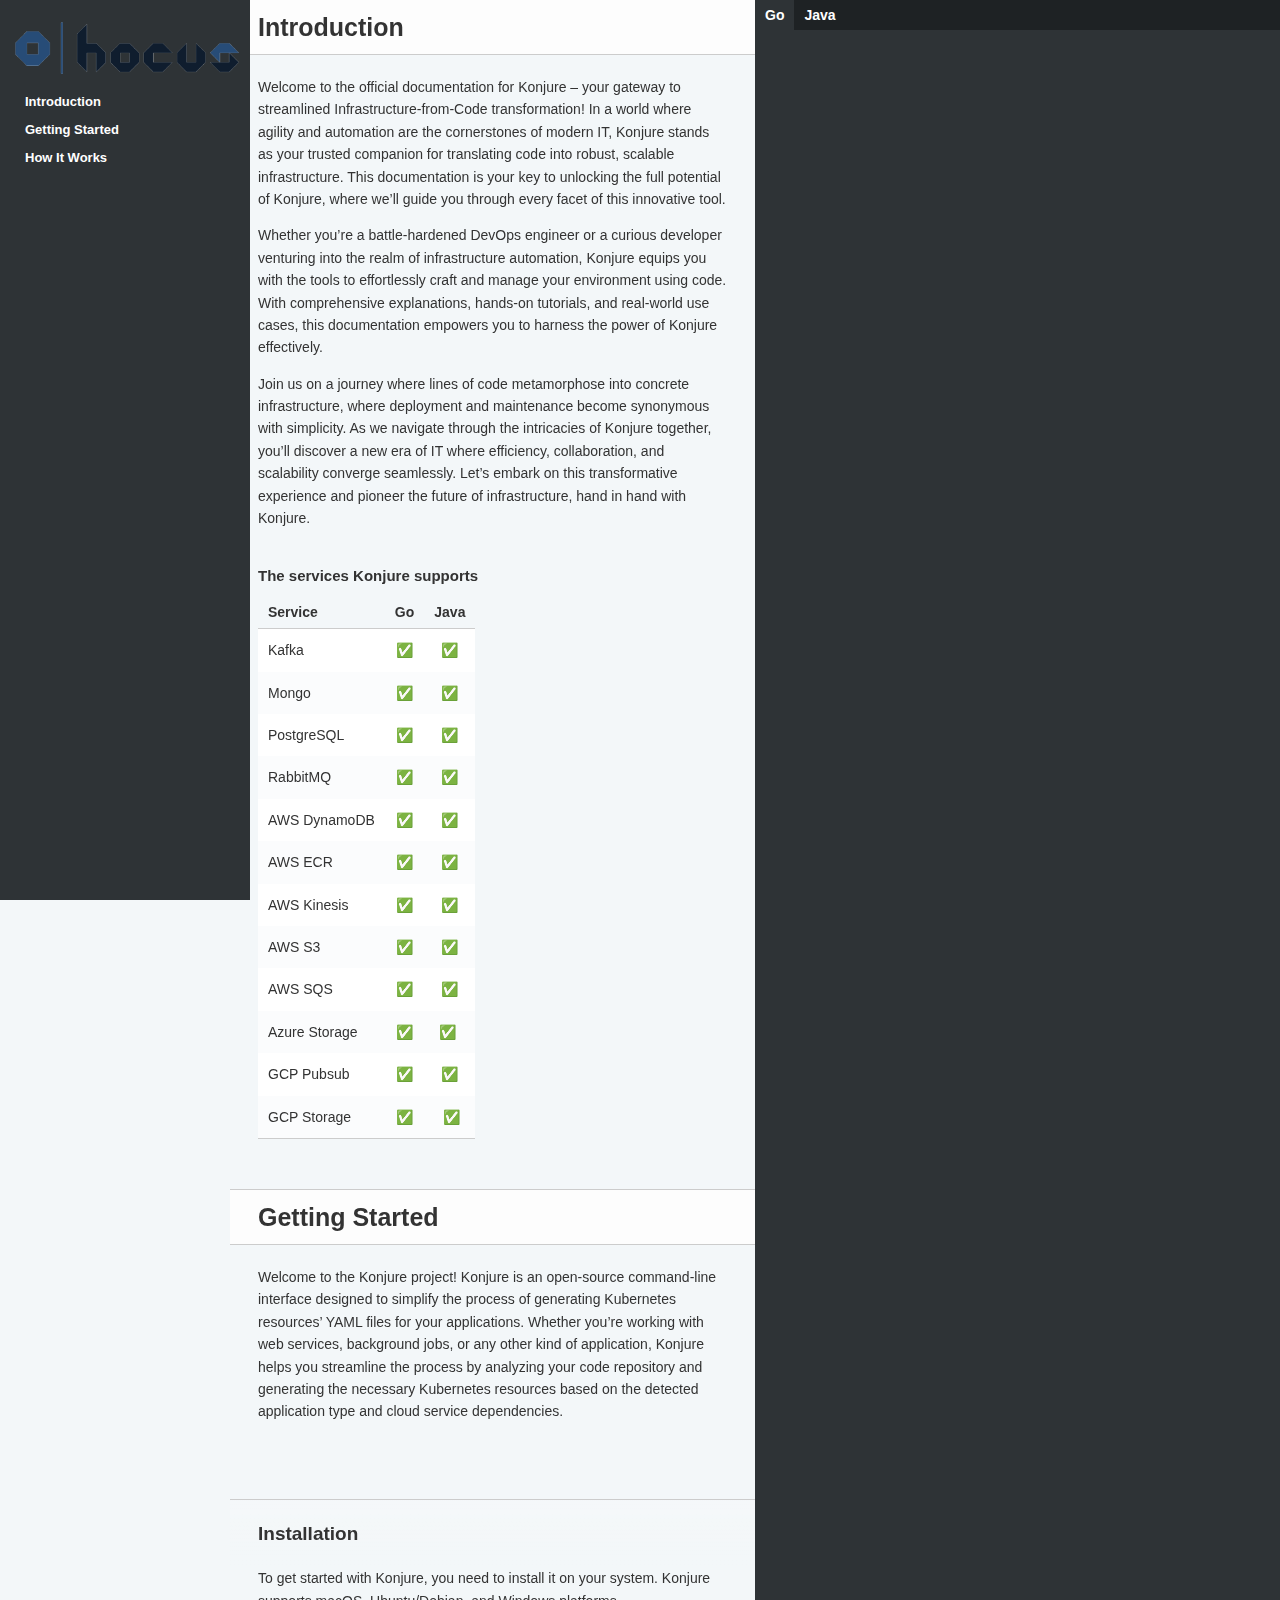
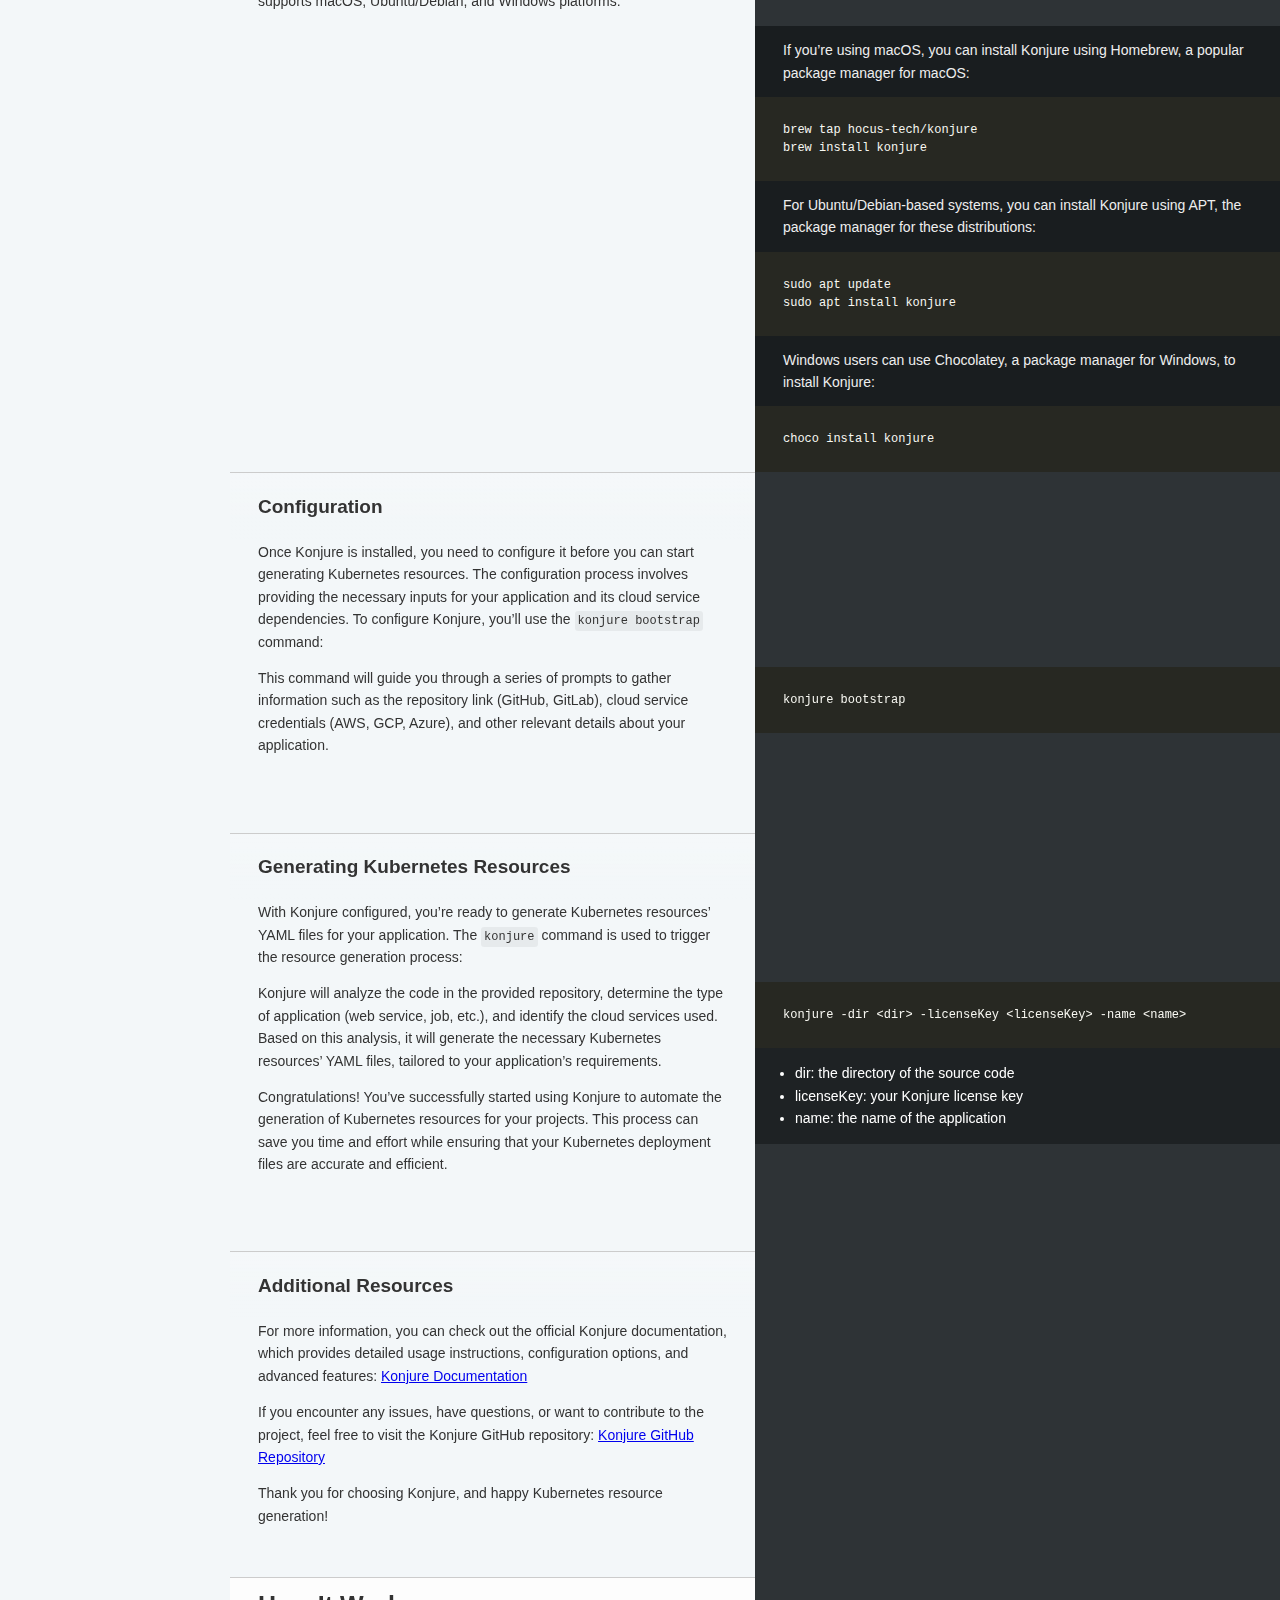
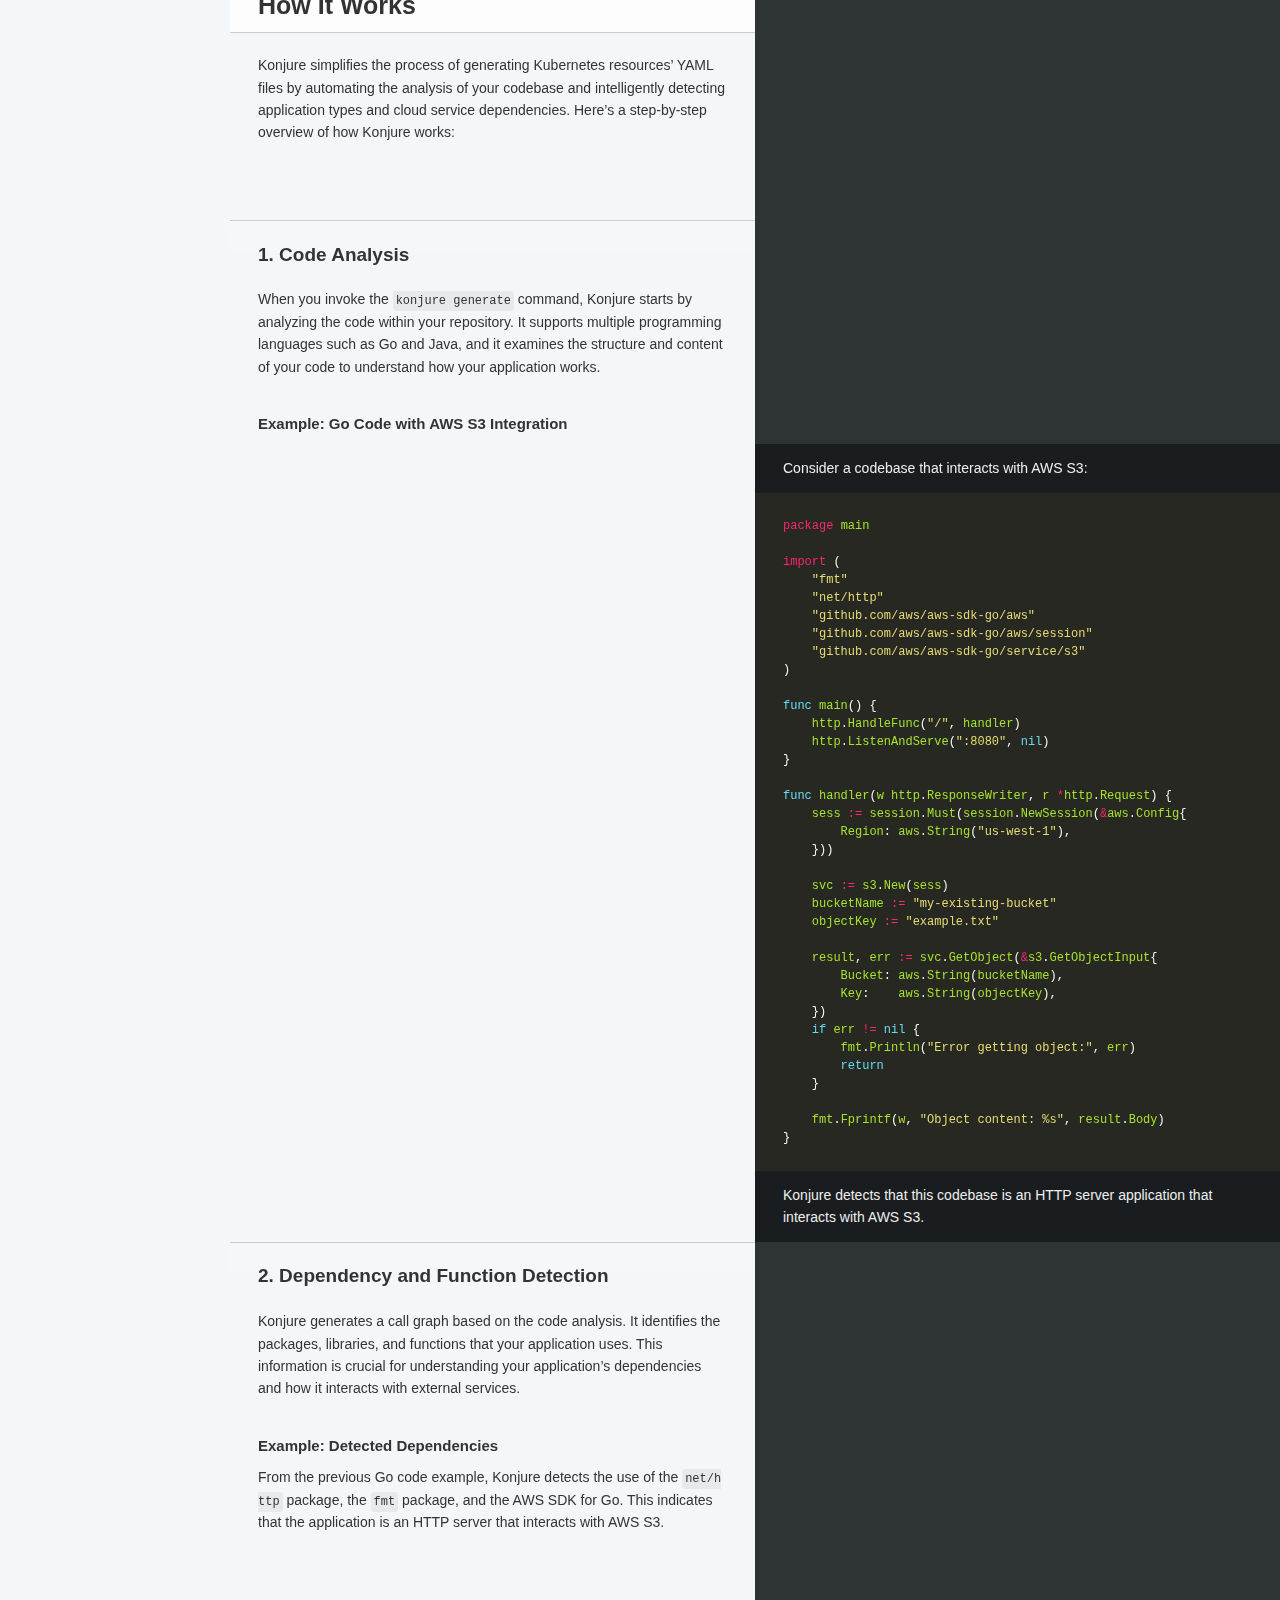
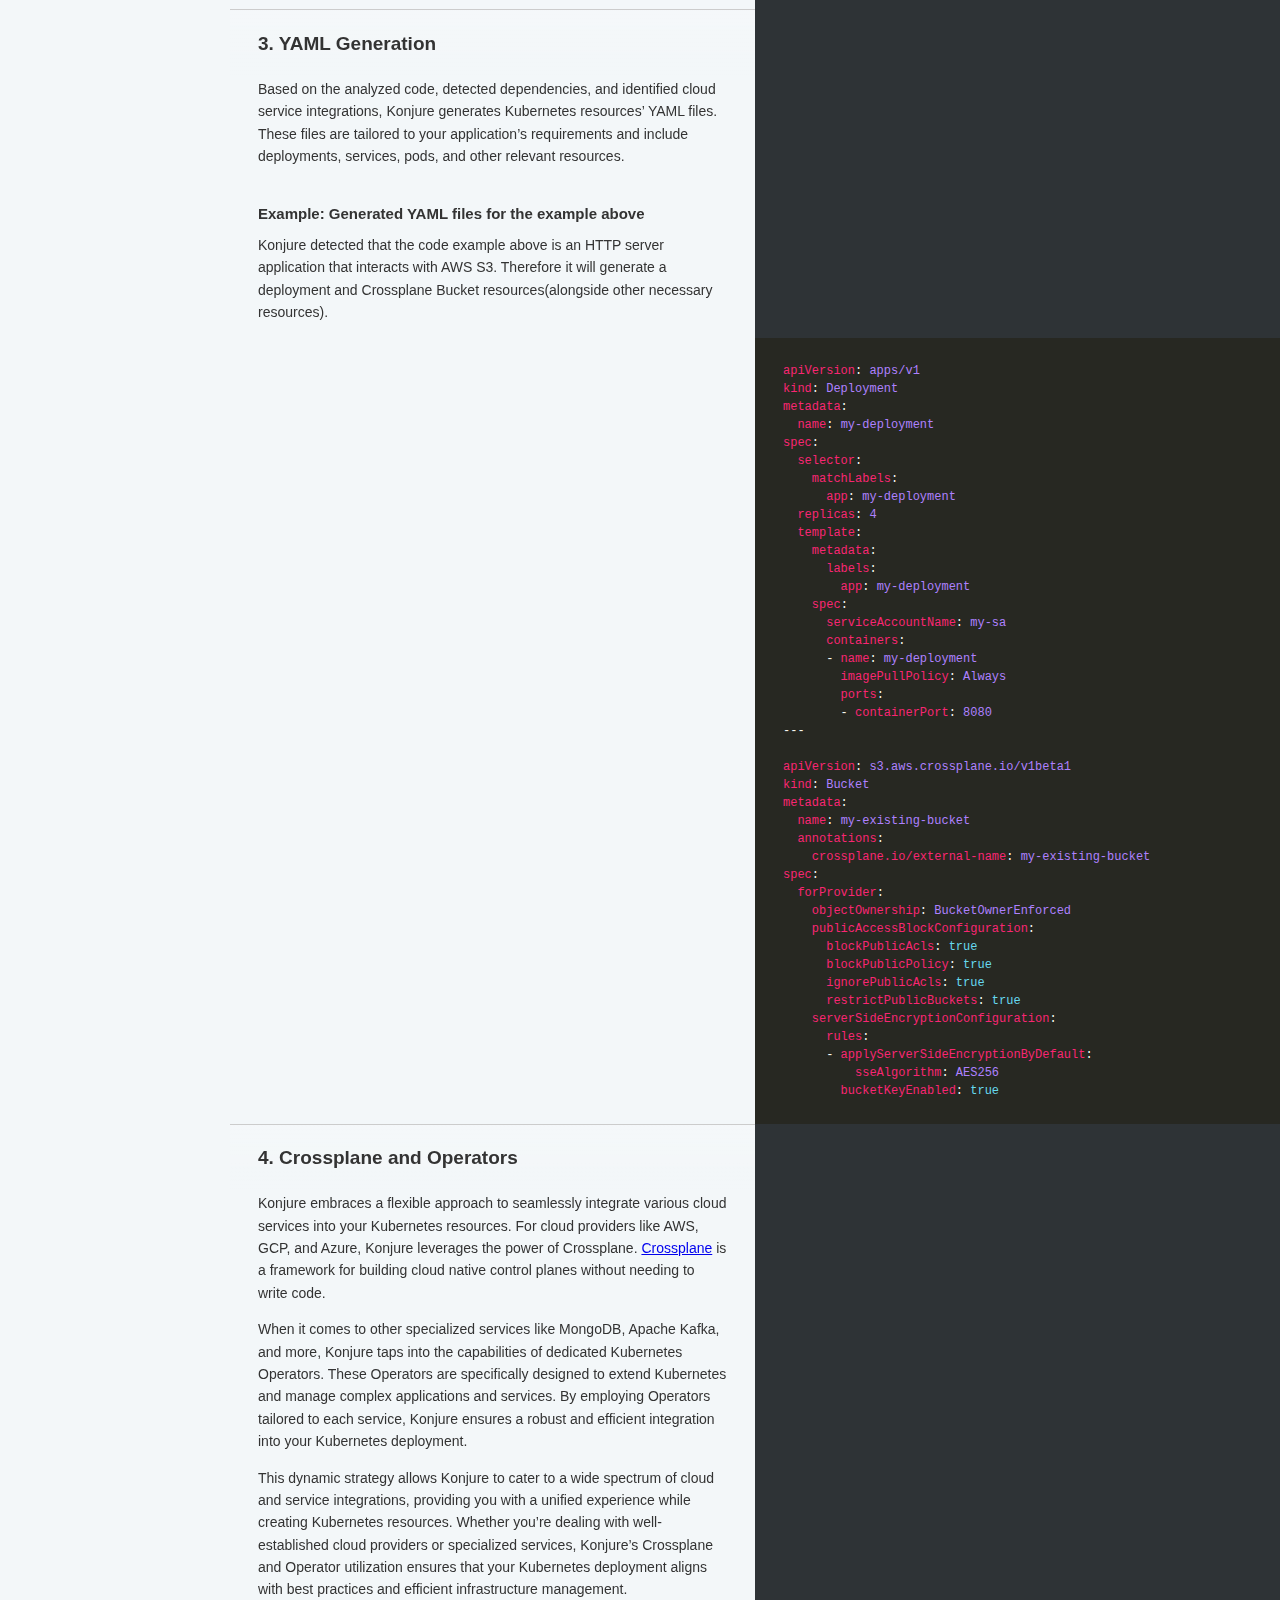
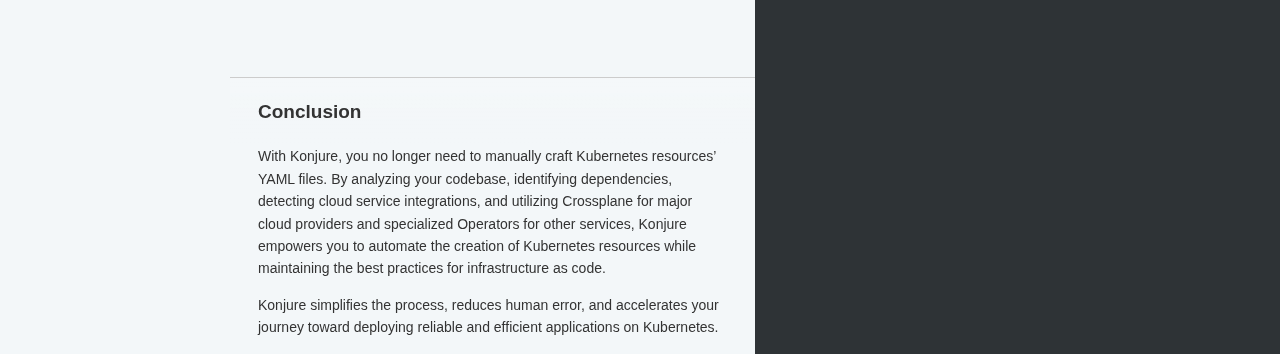
<file: tags/index.html>
<!DOCTYPE html>
<html lang="en">
  <head>
    <meta charset="utf-8" />
    <meta content="IE=edge,chrome=1" http-equiv="X-UA-Compatible" />
    <meta
      name="viewport"
      content="width=device-width, initial-scale=1, maximum-scale=1" />
    <title>
      Tags
    </title>
    





  
  

<link
  href="/styles/screen.min.96bcc5b34f588587ab20f0c8ec1ddb8f77c3b5f10a9feb7bc0022f90dfc98d1a.css"
  rel="stylesheet"
  media="screen"
  integrity="sha256-lrzFs09YhYerIPDI7B3bj3fDtfEKn&#43;t7wAIvkN/JjRo=" />
<link
  href="/styles/print.min.a35875918fba5cecdcad5a4a0b947f70d761a60ec42b98c2df08d1a7f2f777de.css"
  rel="stylesheet"
  media="print"
  integrity="sha256-o1h1kY&#43;6XOzcrVpKC5R/cNdhpg7EK5jC3wjRp/L3d94=" />

    




  

<script
  src="/js/index.01cd09825b410cf389c38500360a116f7df6791cd2f18768de2be24c92204a16.js"
  integrity="sha256-Ac0JgltBDPOJw4UANgoRb332eRzS8Ydo3iviTJIgShY="
  defer></script>

    
    <style>
      [x-cloak] {
        display: none !important;
      }
    </style>
  </head>
  <body class="index" x-data="{ navOpen: false }" x-cloak>
    <a
      href="#"
      id="nav-button"
      @click="navOpen = !navOpen"
      :class="{'open': navOpen }">
      <span>
        NAV
        <img src="/images/navbar.png" />
      </span>
    </a>
    <div class="toc-wrapper" :class="{'open': navOpen }">
      
      <img src="/images/logo.png" class="logo" />

      
      
  
  
    
  
  <ul
    id="toc"
    class="toc-list-h1"
    x-data="tocController"
    x-init="load([{&#34;id&#34;:&#34;introduction&#34;,&#34;level&#34;:1,&#34;sub&#34;:[{&#34;sub&#34;:[{&#34;id&#34;:&#34;the-services-konjure-supports&#34;,&#34;level&#34;:3,&#34;title&#34;:&#34;The services Konjure supports&#34;}]}],&#34;title&#34;:&#34;Introduction&#34;},{&#34;id&#34;:&#34;getting-started&#34;,&#34;level&#34;:1,&#34;sub&#34;:[{&#34;id&#34;:&#34;installation&#34;,&#34;level&#34;:2,&#34;title&#34;:&#34;Installation&#34;},{&#34;id&#34;:&#34;configuration&#34;,&#34;level&#34;:2,&#34;title&#34;:&#34;Configuration&#34;},{&#34;id&#34;:&#34;generating-kubernetes-resources&#34;,&#34;level&#34;:2,&#34;title&#34;:&#34;Generating Kubernetes Resources&#34;},{&#34;id&#34;:&#34;additional-resources&#34;,&#34;level&#34;:2,&#34;sub&#34;:[],&#34;title&#34;:&#34;Additional Resources&#34;}],&#34;title&#34;:&#34;Getting Started&#34;},{&#34;id&#34;:&#34;how-it-works&#34;,&#34;level&#34;:1,&#34;sub&#34;:[{&#34;id&#34;:&#34;1-code-analysis&#34;,&#34;level&#34;:2,&#34;sub&#34;:[{&#34;id&#34;:&#34;example-go-code-with-aws-s3-integration&#34;,&#34;level&#34;:3,&#34;title&#34;:&#34;Example: Go Code with AWS S3 Integration&#34;}],&#34;title&#34;:&#34;1. Code Analysis&#34;},{&#34;id&#34;:&#34;2-dependency-and-function-detection&#34;,&#34;level&#34;:2,&#34;sub&#34;:[{&#34;id&#34;:&#34;example-detected-dependencies&#34;,&#34;level&#34;:3,&#34;title&#34;:&#34;Example: Detected Dependencies&#34;}],&#34;title&#34;:&#34;2. Dependency and Function Detection&#34;},{&#34;id&#34;:&#34;3-yaml-generation&#34;,&#34;level&#34;:2,&#34;sub&#34;:[{&#34;id&#34;:&#34;example-generated-yaml-files-for-the-example-above&#34;,&#34;level&#34;:3,&#34;title&#34;:&#34;Example: Generated YAML files for the example above&#34;}],&#34;title&#34;:&#34;3. YAML Generation&#34;},{&#34;id&#34;:&#34;4-crossplane-and-operators&#34;,&#34;level&#34;:2,&#34;title&#34;:&#34;4. Crossplane and Operators&#34;},{&#34;id&#34;:&#34;conclusion&#34;,&#34;level&#34;:2,&#34;sub&#34;:[],&#34;title&#34;:&#34;Conclusion&#34;}],&#34;title&#34;:&#34;How It Works&#34;}])"
    @scroll.window="onScroll()">
    
    <template x-for="row in rows">
      <li>
        <a
          x-text="row.title"
          @click="click(row)"
          :href="`#${row.id}`"
          class="toc-link"
          x-bind="rowClass(row)"></a>
        
          <ul x-show="row.open" x-bind="transitions()" class="da-toc-list-h2">
            <template x-for="row in row.sub">
              <li>
                <a
                  x-text="row.title"
                  @click="click(row)"
                  :href="`#${row.id}`"
                  class="toc-link"
                  x-bind="rowClass(row)"></a>
                
              </li>
            </template>
          </ul>
        
      </li>
    </template>
  </ul>

      
      
      
    </div>
    <div class="page-wrapper">
      <div class="dark-box"></div>
      <div class="content">
        
  
    
  
    
  
    
  
  
    





<h1 id="introduction">Introduction</h1>
<p>Welcome to the official documentation for Konjure – your gateway to streamlined Infrastructure-from-Code transformation! In a world where agility and automation are the cornerstones of modern IT, Konjure stands as your trusted companion for translating code into robust, scalable infrastructure. This documentation is your key to unlocking the full potential of Konjure, where we&rsquo;ll guide you through every facet of this innovative tool.</p>
<p>Whether you&rsquo;re a battle-hardened DevOps engineer or a curious developer venturing into the realm of infrastructure automation, Konjure equips you with the tools to effortlessly craft and manage your environment using code. With comprehensive explanations, hands-on tutorials, and real-world use cases, this documentation empowers you to harness the power of Konjure effectively.</p>
<p>Join us on a journey where lines of code metamorphose into concrete infrastructure, where deployment and maintenance become synonymous with simplicity. As we navigate through the intricacies of Konjure together, you&rsquo;ll discover a new era of IT where efficiency, collaboration, and scalability converge seamlessly. Let&rsquo;s embark on this transformative experience and pioneer the future of infrastructure, hand in hand with Konjure.</p>




  



<h3 id="the-services-konjure-supports">The services Konjure supports</h3>
<table>
<thead>
<tr>
<th>Service</th>
<th style="text-align:center">Go</th>
<th style="text-align:center">Java</th>
</tr>
</thead>
<tbody>
<tr>
<td>Kafka</td>
<td style="text-align:center">✅</td>
<td style="text-align:center">✅</td>
</tr>
<tr>
<td>Mongo</td>
<td style="text-align:center">✅</td>
<td style="text-align:center">✅</td>
</tr>
<tr>
<td>PostgreSQL</td>
<td style="text-align:center">✅</td>
<td style="text-align:center">✅</td>
</tr>
<tr>
<td>RabbitMQ</td>
<td style="text-align:center">✅</td>
<td style="text-align:center">✅</td>
</tr>
<tr>
<td>AWS DynamoDB</td>
<td style="text-align:center">✅</td>
<td style="text-align:center">✅</td>
</tr>
<tr>
<td>AWS ECR</td>
<td style="text-align:center">✅</td>
<td style="text-align:center">✅</td>
</tr>
<tr>
<td>AWS Kinesis</td>
<td style="text-align:center">✅</td>
<td style="text-align:center">✅</td>
</tr>
<tr>
<td>AWS S3</td>
<td style="text-align:center">✅</td>
<td style="text-align:center">✅</td>
</tr>
<tr>
<td>AWS SQS</td>
<td style="text-align:center">✅</td>
<td style="text-align:center">✅</td>
</tr>
<tr>
<td>Azure Storage</td>
<td style="text-align:center">✅</td>
<td style="text-align:center">✅ </td>
</tr>
<tr>
<td>GCP Pubsub</td>
<td style="text-align:center">✅</td>
<td style="text-align:center">✅</td>
</tr>
<tr>
<td>GCP Storage</td>
<td style="text-align:center">✅</td>
<td style="text-align:center"> ✅</td>
</tr>
</tbody>
</table>

  
    



  



<h1 id="getting-started">Getting Started</h1>
<p>Welcome to the Konjure project! Konjure is an open-source command-line interface designed to simplify the process of generating Kubernetes resources&rsquo; YAML files for your applications. Whether you&rsquo;re working with web services, background jobs, or any other kind of application, Konjure helps you streamline the process by analyzing your code repository and generating the necessary Kubernetes resources based on the detected application type and cloud service dependencies.</p>




  



<h2 id="installation">Installation</h2>
<p>To get started with Konjure, you need to install it on your system. Konjure supports macOS, Ubuntu/Debian, and Windows platforms.</p>
<blockquote>
<p>If you&rsquo;re using macOS, you can install Konjure using Homebrew, a popular package manager for macOS:</p>
</blockquote>
<div class="highlight"><pre tabindex="0" style="color:#f8f8f2;background-color:#272822;-moz-tab-size:4;-o-tab-size:4;tab-size:4;"><code class="language-bash" data-lang="bash"><span style="display:flex;"><span>brew tap hocus-tech/konjure
</span></span><span style="display:flex;"><span>brew install konjure
</span></span></code></pre></div><blockquote>
<p>For Ubuntu/Debian-based systems, you can install Konjure using APT, the package manager for these distributions:</p>
</blockquote>
<div class="highlight"><pre tabindex="0" style="color:#f8f8f2;background-color:#272822;-moz-tab-size:4;-o-tab-size:4;tab-size:4;"><code class="language-bash" data-lang="bash"><span style="display:flex;"><span>sudo apt update
</span></span><span style="display:flex;"><span>sudo apt install konjure
</span></span></code></pre></div><blockquote>
<p>Windows users can use Chocolatey, a package manager for Windows, to install Konjure:</p>
</blockquote>
<div class="highlight"><pre tabindex="0" style="color:#f8f8f2;background-color:#272822;-moz-tab-size:4;-o-tab-size:4;tab-size:4;"><code class="language-powershell" data-lang="powershell"><span style="display:flex;"><span>choco install konjure
</span></span></code></pre></div>



  



<h2 id="configuration">Configuration</h2>
<p>Once Konjure is installed, you need to configure it before you can start generating Kubernetes resources. The configuration process involves providing the necessary inputs for your application and its cloud service dependencies. To configure Konjure, you&rsquo;ll use the <code>konjure bootstrap</code> command:</p>
<div class="highlight"><pre tabindex="0" style="color:#f8f8f2;background-color:#272822;-moz-tab-size:4;-o-tab-size:4;tab-size:4;"><code class="language-bash" data-lang="bash"><span style="display:flex;"><span>konjure bootstrap
</span></span></code></pre></div><p>This command will guide you through a series of prompts to gather information such as the repository link (GitHub, GitLab), cloud service credentials (AWS, GCP, Azure), and other relevant details about your application.</p>




  



<h2 id="generating-kubernetes-resources">Generating Kubernetes Resources</h2>
<p>With Konjure configured, you&rsquo;re ready to generate Kubernetes resources&rsquo; YAML files for your application. The <code>konjure</code> command is used to trigger the resource generation process:</p>
<div class="highlight"><pre tabindex="0" style="color:#f8f8f2;background-color:#272822;-moz-tab-size:4;-o-tab-size:4;tab-size:4;"><code class="language-bash" data-lang="bash"><span style="display:flex;"><span>konjure -dir &lt;dir&gt; -licenseKey &lt;licenseKey&gt; -name &lt;name&gt;
</span></span></code></pre></div><blockquote>
<ul>
<li>dir: the directory of the source code</li>
<li>licenseKey: your Konjure license key</li>
<li>name: the name of the application</li>
</ul>
</blockquote>
<p>Konjure will analyze the code in the provided repository, determine the type of application (web service, job, etc.), and identify the cloud services used. Based on this analysis, it will generate the necessary Kubernetes resources&rsquo; YAML files, tailored to your application&rsquo;s requirements.</p>
<p>Congratulations! You&rsquo;ve successfully started using Konjure to automate the generation of Kubernetes resources for your projects. This process can save you time and effort while ensuring that your Kubernetes deployment files are accurate and efficient.</p>




  



<h2 id="additional-resources">Additional Resources</h2>
<p>For more information, you can check out the official Konjure documentation, which provides detailed usage instructions, configuration options, and advanced features: <a href="https://hocus-tech.github.io/">Konjure Documentation</a></p>
<p>If you encounter any issues, have questions, or want to contribute to the project, feel free to visit the Konjure GitHub repository: <a href="https://github.com/hocus-tech/konjure">Konjure GitHub Repository</a></p>
<p>Thank you for choosing Konjure, and happy Kubernetes resource generation!</p>

  
    



  



<h1 id="how-it-works">How It Works</h1>
<p>Konjure simplifies the process of generating Kubernetes resources&rsquo; YAML files by automating the analysis of your codebase and intelligently detecting application types and cloud service dependencies. Here&rsquo;s a step-by-step overview of how Konjure works:</p>




  



<h2 id="1-code-analysis">1. Code Analysis</h2>
<p>When you invoke the <code>konjure generate</code> command, Konjure starts by analyzing the code within your repository. It supports multiple programming languages such as Go and Java, and it examines the structure and content of your code to understand how your application works.</p>




  



<h3 id="example-go-code-with-aws-s3-integration">Example: Go Code with AWS S3 Integration</h3>
<blockquote>
<p>Consider a codebase that interacts with AWS S3:</p>
</blockquote>
<div class="highlight"><pre tabindex="0" style="color:#f8f8f2;background-color:#272822;-moz-tab-size:4;-o-tab-size:4;tab-size:4;"><code class="language-go" data-lang="go"><span style="display:flex;"><span><span style="color:#f92672">package</span> <span style="color:#a6e22e">main</span>
</span></span><span style="display:flex;"><span>
</span></span><span style="display:flex;"><span><span style="color:#f92672">import</span> (
</span></span><span style="display:flex;"><span>    <span style="color:#e6db74">&#34;fmt&#34;</span>
</span></span><span style="display:flex;"><span>    <span style="color:#e6db74">&#34;net/http&#34;</span>
</span></span><span style="display:flex;"><span>    <span style="color:#e6db74">&#34;github.com/aws/aws-sdk-go/aws&#34;</span>
</span></span><span style="display:flex;"><span>    <span style="color:#e6db74">&#34;github.com/aws/aws-sdk-go/aws/session&#34;</span>
</span></span><span style="display:flex;"><span>    <span style="color:#e6db74">&#34;github.com/aws/aws-sdk-go/service/s3&#34;</span>
</span></span><span style="display:flex;"><span>)
</span></span><span style="display:flex;"><span>
</span></span><span style="display:flex;"><span><span style="color:#66d9ef">func</span> <span style="color:#a6e22e">main</span>() {
</span></span><span style="display:flex;"><span>    <span style="color:#a6e22e">http</span>.<span style="color:#a6e22e">HandleFunc</span>(<span style="color:#e6db74">&#34;/&#34;</span>, <span style="color:#a6e22e">handler</span>)
</span></span><span style="display:flex;"><span>    <span style="color:#a6e22e">http</span>.<span style="color:#a6e22e">ListenAndServe</span>(<span style="color:#e6db74">&#34;:8080&#34;</span>, <span style="color:#66d9ef">nil</span>)
</span></span><span style="display:flex;"><span>}
</span></span><span style="display:flex;"><span>
</span></span><span style="display:flex;"><span><span style="color:#66d9ef">func</span> <span style="color:#a6e22e">handler</span>(<span style="color:#a6e22e">w</span> <span style="color:#a6e22e">http</span>.<span style="color:#a6e22e">ResponseWriter</span>, <span style="color:#a6e22e">r</span> <span style="color:#f92672">*</span><span style="color:#a6e22e">http</span>.<span style="color:#a6e22e">Request</span>) {
</span></span><span style="display:flex;"><span>    <span style="color:#a6e22e">sess</span> <span style="color:#f92672">:=</span> <span style="color:#a6e22e">session</span>.<span style="color:#a6e22e">Must</span>(<span style="color:#a6e22e">session</span>.<span style="color:#a6e22e">NewSession</span>(<span style="color:#f92672">&amp;</span><span style="color:#a6e22e">aws</span>.<span style="color:#a6e22e">Config</span>{
</span></span><span style="display:flex;"><span>        <span style="color:#a6e22e">Region</span>: <span style="color:#a6e22e">aws</span>.<span style="color:#a6e22e">String</span>(<span style="color:#e6db74">&#34;us-west-1&#34;</span>),
</span></span><span style="display:flex;"><span>    }))
</span></span><span style="display:flex;"><span>    
</span></span><span style="display:flex;"><span>    <span style="color:#a6e22e">svc</span> <span style="color:#f92672">:=</span> <span style="color:#a6e22e">s3</span>.<span style="color:#a6e22e">New</span>(<span style="color:#a6e22e">sess</span>)
</span></span><span style="display:flex;"><span>    <span style="color:#a6e22e">bucketName</span> <span style="color:#f92672">:=</span> <span style="color:#e6db74">&#34;my-existing-bucket&#34;</span>
</span></span><span style="display:flex;"><span>    <span style="color:#a6e22e">objectKey</span> <span style="color:#f92672">:=</span> <span style="color:#e6db74">&#34;example.txt&#34;</span>
</span></span><span style="display:flex;"><span>    
</span></span><span style="display:flex;"><span>    <span style="color:#a6e22e">result</span>, <span style="color:#a6e22e">err</span> <span style="color:#f92672">:=</span> <span style="color:#a6e22e">svc</span>.<span style="color:#a6e22e">GetObject</span>(<span style="color:#f92672">&amp;</span><span style="color:#a6e22e">s3</span>.<span style="color:#a6e22e">GetObjectInput</span>{
</span></span><span style="display:flex;"><span>        <span style="color:#a6e22e">Bucket</span>: <span style="color:#a6e22e">aws</span>.<span style="color:#a6e22e">String</span>(<span style="color:#a6e22e">bucketName</span>),
</span></span><span style="display:flex;"><span>        <span style="color:#a6e22e">Key</span>:    <span style="color:#a6e22e">aws</span>.<span style="color:#a6e22e">String</span>(<span style="color:#a6e22e">objectKey</span>),
</span></span><span style="display:flex;"><span>    })
</span></span><span style="display:flex;"><span>    <span style="color:#66d9ef">if</span> <span style="color:#a6e22e">err</span> <span style="color:#f92672">!=</span> <span style="color:#66d9ef">nil</span> {
</span></span><span style="display:flex;"><span>        <span style="color:#a6e22e">fmt</span>.<span style="color:#a6e22e">Println</span>(<span style="color:#e6db74">&#34;Error getting object:&#34;</span>, <span style="color:#a6e22e">err</span>)
</span></span><span style="display:flex;"><span>        <span style="color:#66d9ef">return</span>
</span></span><span style="display:flex;"><span>    }
</span></span><span style="display:flex;"><span>    
</span></span><span style="display:flex;"><span>    <span style="color:#a6e22e">fmt</span>.<span style="color:#a6e22e">Fprintf</span>(<span style="color:#a6e22e">w</span>, <span style="color:#e6db74">&#34;Object content: %s&#34;</span>, <span style="color:#a6e22e">result</span>.<span style="color:#a6e22e">Body</span>)
</span></span><span style="display:flex;"><span>}
</span></span></code></pre></div><div class="highlight"><pre tabindex="0" style="color:#f8f8f2;background-color:#272822;-moz-tab-size:4;-o-tab-size:4;tab-size:4;"><code class="language-java" data-lang="java"><span style="display:flex;"><span><span style="color:#f92672">import</span> software.amazon.awssdk.auth.credentials.DefaultCredentialsProvider<span style="color:#f92672">;</span>
</span></span><span style="display:flex;"><span><span style="color:#f92672">import</span> software.amazon.awssdk.regions.Region<span style="color:#f92672">;</span>
</span></span><span style="display:flex;"><span><span style="color:#f92672">import</span> software.amazon.awssdk.services.s3.S3Client<span style="color:#f92672">;</span>
</span></span><span style="display:flex;"><span><span style="color:#f92672">import</span> software.amazon.awssdk.services.s3.model.GetObjectRequest<span style="color:#f92672">;</span>
</span></span><span style="display:flex;"><span><span style="color:#f92672">import</span> software.amazon.awssdk.services.s3.model.GetObjectResponse<span style="color:#f92672">;</span>
</span></span><span style="display:flex;"><span><span style="color:#f92672">import</span> software.amazon.awssdk.services.s3.model.S3Exception<span style="color:#f92672">;</span>
</span></span><span style="display:flex;"><span>
</span></span><span style="display:flex;"><span><span style="color:#f92672">import</span> java.io.IOException<span style="color:#f92672">;</span>
</span></span><span style="display:flex;"><span><span style="color:#f92672">import</span> java.io.InputStream<span style="color:#f92672">;</span>
</span></span><span style="display:flex;"><span><span style="color:#f92672">import</span> java.net.InetSocketAddress<span style="color:#f92672">;</span>
</span></span><span style="display:flex;"><span><span style="color:#f92672">import</span> java.nio.charset.StandardCharsets<span style="color:#f92672">;</span>
</span></span><span style="display:flex;"><span><span style="color:#f92672">import</span> com.sun.net.httpserver.HttpServer<span style="color:#f92672">;</span>
</span></span><span style="display:flex;"><span><span style="color:#f92672">import</span> com.sun.net.httpserver.HttpHandler<span style="color:#f92672">;</span>
</span></span><span style="display:flex;"><span><span style="color:#f92672">import</span> com.sun.net.httpserver.HttpExchange<span style="color:#f92672">;</span>
</span></span><span style="display:flex;"><span>
</span></span><span style="display:flex;"><span><span style="color:#66d9ef">public</span> <span style="color:#66d9ef">class</span> <span style="color:#a6e22e">Main</span> <span style="color:#f92672">{</span>
</span></span><span style="display:flex;"><span>
</span></span><span style="display:flex;"><span>    <span style="color:#66d9ef">public</span> <span style="color:#66d9ef">static</span> <span style="color:#66d9ef">void</span> <span style="color:#a6e22e">main</span><span style="color:#f92672">(</span>String<span style="color:#f92672">[]</span> args<span style="color:#f92672">)</span> <span style="color:#66d9ef">throws</span> IOException <span style="color:#f92672">{</span>
</span></span><span style="display:flex;"><span>        HttpServer server <span style="color:#f92672">=</span> HttpServer<span style="color:#f92672">.</span><span style="color:#a6e22e">create</span><span style="color:#f92672">(</span><span style="color:#66d9ef">new</span> InetSocketAddress<span style="color:#f92672">(</span>8080<span style="color:#f92672">),</span> 0<span style="color:#f92672">);</span>
</span></span><span style="display:flex;"><span>        server<span style="color:#f92672">.</span><span style="color:#a6e22e">createContext</span><span style="color:#f92672">(</span><span style="color:#e6db74">&#34;/&#34;</span><span style="color:#f92672">,</span> <span style="color:#66d9ef">new</span> MyHandler<span style="color:#f92672">());</span>
</span></span><span style="display:flex;"><span>        server<span style="color:#f92672">.</span><span style="color:#a6e22e">setExecutor</span><span style="color:#f92672">(</span><span style="color:#66d9ef">null</span><span style="color:#f92672">);</span> <span style="color:#75715e">// Use the default executor
</span></span></span><span style="display:flex;"><span><span style="color:#75715e"></span>        server<span style="color:#f92672">.</span><span style="color:#a6e22e">start</span><span style="color:#f92672">();</span>
</span></span><span style="display:flex;"><span>    <span style="color:#f92672">}</span>
</span></span><span style="display:flex;"><span>
</span></span><span style="display:flex;"><span>    <span style="color:#66d9ef">static</span> <span style="color:#66d9ef">class</span> <span style="color:#a6e22e">MyHandler</span> <span style="color:#66d9ef">implements</span> HttpHandler <span style="color:#f92672">{</span>
</span></span><span style="display:flex;"><span>        <span style="color:#66d9ef">public</span> <span style="color:#66d9ef">void</span> <span style="color:#a6e22e">handle</span><span style="color:#f92672">(</span>HttpExchange httpExchange<span style="color:#f92672">)</span> <span style="color:#66d9ef">throws</span> IOException <span style="color:#f92672">{</span>
</span></span><span style="display:flex;"><span>            S3Client s3 <span style="color:#f92672">=</span> S3Client<span style="color:#f92672">.</span><span style="color:#a6e22e">builder</span><span style="color:#f92672">()</span>
</span></span><span style="display:flex;"><span>                    <span style="color:#f92672">.</span><span style="color:#a6e22e">region</span><span style="color:#f92672">(</span>Region<span style="color:#f92672">.</span><span style="color:#a6e22e">US_WEST_1</span><span style="color:#f92672">)</span>
</span></span><span style="display:flex;"><span>                    <span style="color:#f92672">.</span><span style="color:#a6e22e">credentialsProvider</span><span style="color:#f92672">(</span>DefaultCredentialsProvider<span style="color:#f92672">.</span><span style="color:#a6e22e">create</span><span style="color:#f92672">())</span>
</span></span><span style="display:flex;"><span>                    <span style="color:#f92672">.</span><span style="color:#a6e22e">build</span><span style="color:#f92672">();</span>
</span></span><span style="display:flex;"><span>
</span></span><span style="display:flex;"><span>            String bucketName <span style="color:#f92672">=</span> <span style="color:#e6db74">&#34;my-existing-bucket&#34;</span><span style="color:#f92672">;</span>
</span></span><span style="display:flex;"><span>            String objectKey <span style="color:#f92672">=</span> <span style="color:#e6db74">&#34;example.txt&#34;</span><span style="color:#f92672">;</span>
</span></span><span style="display:flex;"><span>
</span></span><span style="display:flex;"><span>            <span style="color:#66d9ef">try</span> <span style="color:#f92672">{</span>
</span></span><span style="display:flex;"><span>                GetObjectRequest getObjectRequest <span style="color:#f92672">=</span> GetObjectRequest<span style="color:#f92672">.</span><span style="color:#a6e22e">builder</span><span style="color:#f92672">()</span>
</span></span><span style="display:flex;"><span>                        <span style="color:#f92672">.</span><span style="color:#a6e22e">bucket</span><span style="color:#f92672">(</span>bucketName<span style="color:#f92672">)</span>
</span></span><span style="display:flex;"><span>                        <span style="color:#f92672">.</span><span style="color:#a6e22e">key</span><span style="color:#f92672">(</span>objectKey<span style="color:#f92672">)</span>
</span></span><span style="display:flex;"><span>                        <span style="color:#f92672">.</span><span style="color:#a6e22e">build</span><span style="color:#f92672">();</span>
</span></span><span style="display:flex;"><span>
</span></span><span style="display:flex;"><span>                GetObjectResponse getObjectResponse <span style="color:#f92672">=</span> s3<span style="color:#f92672">.</span><span style="color:#a6e22e">getObject</span><span style="color:#f92672">(</span>getObjectRequest<span style="color:#f92672">);</span>
</span></span><span style="display:flex;"><span>                InputStream objectContent <span style="color:#f92672">=</span> getObjectResponse<span style="color:#f92672">.</span><span style="color:#a6e22e">readAllBytes</span><span style="color:#f92672">();</span>
</span></span><span style="display:flex;"><span>
</span></span><span style="display:flex;"><span>                String content <span style="color:#f92672">=</span> <span style="color:#66d9ef">new</span> String<span style="color:#f92672">(</span>objectContent<span style="color:#f92672">.</span><span style="color:#a6e22e">readAllBytes</span><span style="color:#f92672">(),</span> StandardCharsets<span style="color:#f92672">.</span><span style="color:#a6e22e">UTF_8</span><span style="color:#f92672">);</span>
</span></span><span style="display:flex;"><span>
</span></span><span style="display:flex;"><span>                String response <span style="color:#f92672">=</span> <span style="color:#e6db74">&#34;Object content: &#34;</span> <span style="color:#f92672">+</span> content<span style="color:#f92672">;</span>
</span></span><span style="display:flex;"><span>                httpExchange<span style="color:#f92672">.</span><span style="color:#a6e22e">sendResponseHeaders</span><span style="color:#f92672">(</span>200<span style="color:#f92672">,</span> response<span style="color:#f92672">.</span><span style="color:#a6e22e">length</span><span style="color:#f92672">());</span>
</span></span><span style="display:flex;"><span>                httpExchange<span style="color:#f92672">.</span><span style="color:#a6e22e">getResponseBody</span><span style="color:#f92672">().</span><span style="color:#a6e22e">write</span><span style="color:#f92672">(</span>response<span style="color:#f92672">.</span><span style="color:#a6e22e">getBytes</span><span style="color:#f92672">());</span>
</span></span><span style="display:flex;"><span>                httpExchange<span style="color:#f92672">.</span><span style="color:#a6e22e">close</span><span style="color:#f92672">();</span>
</span></span><span style="display:flex;"><span>            <span style="color:#f92672">}</span> <span style="color:#66d9ef">catch</span> <span style="color:#f92672">(</span>S3Exception e<span style="color:#f92672">)</span> <span style="color:#f92672">{</span>
</span></span><span style="display:flex;"><span>                String response <span style="color:#f92672">=</span> <span style="color:#e6db74">&#34;Error getting object: &#34;</span> <span style="color:#f92672">+</span> e<span style="color:#f92672">.</span><span style="color:#a6e22e">getMessage</span><span style="color:#f92672">();</span>
</span></span><span style="display:flex;"><span>                httpExchange<span style="color:#f92672">.</span><span style="color:#a6e22e">sendResponseHeaders</span><span style="color:#f92672">(</span>500<span style="color:#f92672">,</span> response<span style="color:#f92672">.</span><span style="color:#a6e22e">length</span><span style="color:#f92672">());</span>
</span></span><span style="display:flex;"><span>                httpExchange<span style="color:#f92672">.</span><span style="color:#a6e22e">getResponseBody</span><span style="color:#f92672">().</span><span style="color:#a6e22e">write</span><span style="color:#f92672">(</span>response<span style="color:#f92672">.</span><span style="color:#a6e22e">getBytes</span><span style="color:#f92672">());</span>
</span></span><span style="display:flex;"><span>                httpExchange<span style="color:#f92672">.</span><span style="color:#a6e22e">close</span><span style="color:#f92672">();</span>
</span></span><span style="display:flex;"><span>            <span style="color:#f92672">}</span>
</span></span><span style="display:flex;"><span>        <span style="color:#f92672">}</span>
</span></span><span style="display:flex;"><span>    <span style="color:#f92672">}</span>
</span></span><span style="display:flex;"><span><span style="color:#f92672">}</span>
</span></span></code></pre></div><blockquote>
<p>Konjure detects that this codebase is an HTTP server application that interacts with AWS S3.</p>
</blockquote>




  



<h2 id="2-dependency-and-function-detection">2. Dependency and Function Detection</h2>
<p>Konjure generates a call graph based on the code analysis. It identifies the packages, libraries, and functions that your application uses. This information is crucial for understanding your application&rsquo;s dependencies and how it interacts with external services.</p>




  



<h3 id="example-detected-dependencies">Example: Detected Dependencies</h3>
<p>From the previous Go code example, Konjure detects the use of the <code>net/http</code> package, the <code>fmt</code> package, and the AWS SDK for Go. This indicates that the application is an HTTP server that interacts with AWS S3.</p>




  



<h2 id="3-yaml-generation">3. YAML Generation</h2>
<p>Based on the analyzed code, detected dependencies, and identified cloud service integrations, Konjure generates Kubernetes resources&rsquo; YAML files. These files are tailored to your application&rsquo;s requirements and include deployments, services, pods, and other relevant resources.</p>




  



<h3 id="example-generated-yaml-files-for-the-example-above">Example: Generated YAML files for the example above</h3>
<p>Konjure detected that the code example above is an HTTP server application that interacts with AWS S3. Therefore it will generate a deployment and Crossplane Bucket resources(alongside other necessary resources).</p>
<div class="highlight"><pre tabindex="0" style="color:#f8f8f2;background-color:#272822;-moz-tab-size:4;-o-tab-size:4;tab-size:4;"><code class="language-yaml" data-lang="yaml"><span style="display:flex;"><span><span style="color:#f92672">apiVersion</span>: <span style="color:#ae81ff">apps/v1</span>
</span></span><span style="display:flex;"><span><span style="color:#f92672">kind</span>: <span style="color:#ae81ff">Deployment</span>
</span></span><span style="display:flex;"><span><span style="color:#f92672">metadata</span>:
</span></span><span style="display:flex;"><span>  <span style="color:#f92672">name</span>: <span style="color:#ae81ff">my-deployment</span>
</span></span><span style="display:flex;"><span><span style="color:#f92672">spec</span>:
</span></span><span style="display:flex;"><span>  <span style="color:#f92672">selector</span>:
</span></span><span style="display:flex;"><span>    <span style="color:#f92672">matchLabels</span>:
</span></span><span style="display:flex;"><span>      <span style="color:#f92672">app</span>: <span style="color:#ae81ff">my-deployment</span>
</span></span><span style="display:flex;"><span>  <span style="color:#f92672">replicas</span>: <span style="color:#ae81ff">4</span>
</span></span><span style="display:flex;"><span>  <span style="color:#f92672">template</span>:
</span></span><span style="display:flex;"><span>    <span style="color:#f92672">metadata</span>:
</span></span><span style="display:flex;"><span>      <span style="color:#f92672">labels</span>:
</span></span><span style="display:flex;"><span>        <span style="color:#f92672">app</span>: <span style="color:#ae81ff">my-deployment</span>
</span></span><span style="display:flex;"><span>    <span style="color:#f92672">spec</span>:
</span></span><span style="display:flex;"><span>      <span style="color:#f92672">serviceAccountName</span>: <span style="color:#ae81ff">my-sa</span>
</span></span><span style="display:flex;"><span>      <span style="color:#f92672">containers</span>:
</span></span><span style="display:flex;"><span>      - <span style="color:#f92672">name</span>: <span style="color:#ae81ff">my-deployment</span>
</span></span><span style="display:flex;"><span>        <span style="color:#f92672">imagePullPolicy</span>: <span style="color:#ae81ff">Always</span>
</span></span><span style="display:flex;"><span>        <span style="color:#f92672">ports</span>:
</span></span><span style="display:flex;"><span>        - <span style="color:#f92672">containerPort</span>: <span style="color:#ae81ff">8080</span>
</span></span><span style="display:flex;"><span>---
</span></span><span style="display:flex;"><span>
</span></span><span style="display:flex;"><span><span style="color:#f92672">apiVersion</span>: <span style="color:#ae81ff">s3.aws.crossplane.io/v1beta1</span>
</span></span><span style="display:flex;"><span><span style="color:#f92672">kind</span>: <span style="color:#ae81ff">Bucket</span>
</span></span><span style="display:flex;"><span><span style="color:#f92672">metadata</span>:
</span></span><span style="display:flex;"><span>  <span style="color:#f92672">name</span>: <span style="color:#ae81ff">my-existing-bucket</span>
</span></span><span style="display:flex;"><span>  <span style="color:#f92672">annotations</span>:
</span></span><span style="display:flex;"><span>    <span style="color:#f92672">crossplane.io/external-name</span>: <span style="color:#ae81ff">my-existing-bucket</span>
</span></span><span style="display:flex;"><span><span style="color:#f92672">spec</span>:
</span></span><span style="display:flex;"><span>  <span style="color:#f92672">forProvider</span>:
</span></span><span style="display:flex;"><span>    <span style="color:#f92672">objectOwnership</span>: <span style="color:#ae81ff">BucketOwnerEnforced</span>
</span></span><span style="display:flex;"><span>    <span style="color:#f92672">publicAccessBlockConfiguration</span>:
</span></span><span style="display:flex;"><span>      <span style="color:#f92672">blockPublicAcls</span>: <span style="color:#66d9ef">true</span>
</span></span><span style="display:flex;"><span>      <span style="color:#f92672">blockPublicPolicy</span>: <span style="color:#66d9ef">true</span>
</span></span><span style="display:flex;"><span>      <span style="color:#f92672">ignorePublicAcls</span>: <span style="color:#66d9ef">true</span>
</span></span><span style="display:flex;"><span>      <span style="color:#f92672">restrictPublicBuckets</span>: <span style="color:#66d9ef">true</span>
</span></span><span style="display:flex;"><span>    <span style="color:#f92672">serverSideEncryptionConfiguration</span>:
</span></span><span style="display:flex;"><span>      <span style="color:#f92672">rules</span>:
</span></span><span style="display:flex;"><span>      - <span style="color:#f92672">applyServerSideEncryptionByDefault</span>:
</span></span><span style="display:flex;"><span>          <span style="color:#f92672">sseAlgorithm</span>: <span style="color:#ae81ff">AES256</span>
</span></span><span style="display:flex;"><span>        <span style="color:#f92672">bucketKeyEnabled</span>: <span style="color:#66d9ef">true</span>
</span></span></code></pre></div>



  



<h2 id="4-crossplane-and-operators">4. Crossplane and Operators</h2>
<p>Konjure embraces a flexible approach to seamlessly integrate various cloud services into your Kubernetes resources. For cloud providers like AWS, GCP, and Azure, Konjure leverages the power of Crossplane. <a href="https://www.crossplane.io/">Crossplane</a> is a framework for building cloud native control planes without needing to write code.</p>
<p>When it comes to other specialized services like MongoDB, Apache Kafka, and more, Konjure taps into the capabilities of dedicated Kubernetes Operators. These Operators are specifically designed to extend Kubernetes and manage complex applications and services. By employing Operators tailored to each service, Konjure ensures a robust and efficient integration into your Kubernetes deployment.</p>
<p>This dynamic strategy allows Konjure to cater to a wide spectrum of cloud and service integrations, providing you with a unified experience while creating Kubernetes resources. Whether you&rsquo;re dealing with well-established cloud providers or specialized services, Konjure&rsquo;s Crossplane and Operator utilization ensures that your Kubernetes deployment aligns with best practices and efficient infrastructure management.</p>




  



<h2 id="conclusion">Conclusion</h2>
<p>With Konjure, you no longer need to manually craft Kubernetes resources&rsquo; YAML files. By analyzing your codebase, identifying dependencies, detecting cloud service integrations, and utilizing Crossplane for major cloud providers and specialized Operators for other services, Konjure empowers you to automate the creation of Kubernetes resources while maintaining the best practices for infrastructure as code.</p>
<p>Konjure simplifies the process, reduces human error, and accelerates your journey toward deploying reliable and efficient applications on Kubernetes.</p>

  

      </div>
      <div class="dark-box">
        
          <div
            class="lang-selector"
            x-data="langController"
            x-init="initLangs([{&#34;key&#34;:&#34;go&#34;,&#34;name&#34;:&#34;Go&#34;},{&#34;key&#34;:&#34;java&#34;,&#34;name&#34;:&#34;Java&#34;}])">
            <template x-for="(tab, index) in tabs">
              <a
                x-text="tab.name"
                :class="{ 'active': tab.active }"
                @click="changeLanguage(index)"></a>
            </template>
          </div>
        
      </div>
    </div>
    
  </body>
</html>
</file>
<file: styles/screen.min.96bcc5b34f588587ab20f0c8ec1ddb8f77c3b5f10a9feb7bc0022f90dfc98d1a.css>
/*!normalize.css v3.0.2 | MIT License | github.com/necolas/normalize.css*/html{font-family:sans-serif;-ms-text-size-adjust:100%;-webkit-text-size-adjust:100%}body{margin:0}article,aside,details,figcaption,figure,footer,header,hgroup,main,menu,nav,section,summary{display:block}audio,canvas,progress,video{display:inline-block;vertical-align:baseline}audio:not([controls]){display:none;height:0}[hidden],template{display:none}a{background-color:transparent}a:active,a:hover{outline:0}abbr[title]{border-bottom:1px dotted}b,strong{font-weight:700}dfn{font-style:italic}h1{font-size:2em;margin:.67em 0}mark{background:#ff0;color:#000}small{font-size:80%}sub,sup{font-size:75%;line-height:0;position:relative;vertical-align:baseline}sup{top:-.5em}sub{bottom:-.25em}img{border:0}svg:not(:root){overflow:hidden}figure{margin:1em 40px}hr{-moz-box-sizing:content-box;-webkit-box-sizing:content-box;box-sizing:content-box;height:0}pre{overflow:auto}code,kbd,pre,samp{font-family:monospace,monospace;font-size:1em}button,input,optgroup,select,textarea{color:inherit;font:inherit;margin:0}button{overflow:visible}button,select{text-transform:none}button,html input[type=button],input[type=reset],input[type=submit]{-webkit-appearance:button;cursor:pointer}button[disabled],html input[disabled]{cursor:default}button::-moz-focus-inner,input::-moz-focus-inner{border:0;padding:0}input{line-height:normal}input[type=checkbox],input[type=radio]{-webkit-box-sizing:border-box;-moz-box-sizing:border-box;box-sizing:border-box;padding:0}input[type=number]::-webkit-inner-spin-button,input[type=number]::-webkit-outer-spin-button{height:auto}input[type=search]{-webkit-appearance:textfield;-moz-box-sizing:content-box;-webkit-box-sizing:content-box;box-sizing:content-box}input[type=search]::-webkit-search-cancel-button,input[type=search]::-webkit-search-decoration{-webkit-appearance:none}fieldset{border:1px solid silver;margin:0 2px;padding:.35em .625em .75em}legend{border:0;padding:0}textarea{overflow:auto}optgroup{font-weight:700}table{border-collapse:collapse;border-spacing:0}td,th{padding:0}.toc-wrapper{padding:20px 10px!important}.toc-wrapper .logo{margin-bottom:10px!important}html,body,.content h3,.content h4,.content h5,.content h6,.content h2,.content h1{font-family:-apple-system,BlinkMacSystemFont,segoe ui,Roboto,Helvetica,Arial,sans-serif,apple color emoji,segoe ui emoji,segoe ui symbol;font-size:14px;font-weight:400}.content h3,.content h4,.content h5,.content h6,.content h2,.content h1{font-weight:700}.content pre,.content code{font-family:Consolas,Menlo,Monaco,lucida console,liberation mono,dejavu sans mono,bitstream vera sans mono,courier new,monospace,serif;font-size:12px;line-height:1.5}.content code{word-break:break-all;-webkit-hyphens:auto;-moz-hyphens:auto;-ms-hyphens:auto;hyphens:auto}.content>div.highlight{clear:none}.toc-wrapper .toc-h3{padding-left:50px;font-size:12px}.da-toc-list-h2{background-color:#1e2224;font-weight:500}@font-face{font-family:slateeee;src:url(../fonts/slate.eot?-syv14m);src:url(../fonts/slate.eot?#iefix-syv14m)format("embedded-opentype"),url(../fonts/slate.woff2?-syv14m)format("woff2"),url(../fonts/slate.woff?-syv14m)format("woff"),url(../fonts/slate.ttf?-syv14m)format("truetype"),url(../fonts/slate.svg?-syv14m#slate)format("svg");font-weight:400;font-style:normal}.toc-wrapper>.search:before,.content aside.success:before,.content aside.notice:before,.content aside.warning:before{font-family:slateeee;speak:none;font-style:normal;font-weight:400;font-variant:normal;text-transform:none;line-height:1}.content aside.warning:before{content:"\e600"}.content aside.notice:before{content:"\e602"}.content aside.success:before{content:"\e606"}.toc-wrapper>.search:before{content:"\e607"}html,body{color:#333;padding:0;margin:0;-webkit-font-smoothing:antialiased;-moz-osx-font-smoothing:grayscale;background-color:#f3f7f9;height:100%;-webkit-text-size-adjust:none}#toc>ul>li>a>span{float:right;background-color:#2484ff;border-radius:40px;width:20px}.toc-wrapper{-webkit-transition:left .3s ease-in-out;-o-transition:left .3s ease-in-out;transition:left .3s ease-in-out;overflow-y:auto;overflow-x:hidden;position:fixed;z-index:30;top:0;left:0;bottom:0;width:230px;background-color:#2e3336;font-size:13px;font-weight:700}.toc-wrapper .lang-selector{display:none}.toc-wrapper .lang-selector a{padding-top:.5em;padding-bottom:.5em}.toc-wrapper .logo{display:block;max-width:100%;margin-bottom:0}.toc-wrapper>.search{position:relative}.toc-wrapper>.search input{background:#2e3336;border-width:0 0 1px;border-color:#666;padding:6px 0 6px 20px;-webkit-box-sizing:border-box;-moz-box-sizing:border-box;box-sizing:border-box;margin:10px 15px;width:200px;outline:none;color:#fff;border-radius:0}.toc-wrapper>.search:before{position:absolute;top:17px;left:15px;color:#fff}.toc-wrapper .search-results{margin-top:0;-webkit-box-sizing:border-box;-moz-box-sizing:border-box;box-sizing:border-box;height:0;overflow-y:auto;overflow-x:hidden;-webkit-transition-property:height,margin;-o-transition-property:height,margin;transition-property:height,margin;-webkit-transition-duration:180ms;-o-transition-duration:180ms;transition-duration:180ms;-webkit-transition-timing-function:ease-in-out;-o-transition-timing-function:ease-in-out;transition-timing-function:ease-in-out;background:#1e2224}.toc-wrapper .search-results.visible{height:30%;margin-bottom:1em}.toc-wrapper .search-results li{margin:1em 15px;line-height:1}.toc-wrapper .search-results a{color:#fff;text-decoration:none}.toc-wrapper .search-results a:hover{text-decoration:underline}.toc-wrapper ul,.toc-wrapper li{list-style:none;margin:0;padding:0;line-height:28px}.toc-wrapper li{color:#fff;-webkit-transition-property:background;-o-transition-property:background;transition-property:background;-webkit-transition-timing-function:linear;-o-transition-timing-function:linear;transition-timing-function:linear;-webkit-transition-duration:200ms;-o-transition-duration:200ms;transition-duration:200ms}.toc-wrapper .toc-link.active{background-color:#0f75d4;color:#fff}.toc-wrapper .toc-link.active-parent{background-color:#1e2224;color:#fff}.toc-wrapper .toc-list-h2{display:none;background-color:#1e2224;font-weight:500}.toc-wrapper .toc-h2{padding-left:25px;font-size:12px}.toc-wrapper .toc-footer{padding:1em 0;margin-top:1em;border-top:1px dashed #666}.toc-wrapper .toc-footer li,.toc-wrapper .toc-footer a{color:#fff;text-decoration:none}.toc-wrapper .toc-footer a:hover{text-decoration:underline}.toc-wrapper .toc-footer li{font-size:.8em;line-height:1.7;text-decoration:none}.toc-link,.toc-footer li{padding:0 15px;display:block;overflow-x:hidden;white-space:nowrap;text-overflow:ellipsis;text-decoration:none;color:#fff;-webkit-transition-property:background;-o-transition-property:background;transition-property:background;-webkit-transition-timing-function:linear;-o-transition-timing-function:linear;transition-timing-function:linear;-webkit-transition-duration:130ms;-o-transition-duration:130ms;transition-duration:130ms}#nav-button{padding:0 1.5em 5em 0;display:none;position:fixed;top:0;left:0;z-index:100;color:#000;text-decoration:none;font-weight:700;opacity:.7;line-height:16px;-webkit-transition:left .3s ease-in-out;-o-transition:left .3s ease-in-out;transition:left .3s ease-in-out}#nav-button span{display:block;padding:6px;background-color:rgba(243,247,249,.7);-webkit-transform-origin:0 0;-ms-transform-origin:0 0;-o-transform-origin:0 0;transform-origin:0 0;-webkit-transform:rotate(-90deg)translate(-100%,0);-ms-transform:rotate(-90deg)translate(-100%,0);-o-transform:rotate(-90deg)translate(-100%,0);transform:rotate(-90deg)translate(-100%,0);border-radius:0 0 0 5px}#nav-button img{height:16px;vertical-align:bottom}#nav-button:hover{opacity:1}#nav-button.open{left:230px}.page-wrapper{margin-left:230px;position:relative;z-index:10;background-color:#f3f7f9;min-height:100%;padding-bottom:1px}.page-wrapper .dark-box{width:50%;background-color:#2e3336;position:absolute;right:0;top:0;bottom:0}.page-wrapper .lang-selector{position:fixed;z-index:50;border-bottom:5px solid #2e3336}.lang-selector{display:-webkit-box;display:-webkit-flex;display:-ms-flexbox;display:flex;background-color:#1e2224;width:100%;font-weight:700;overflow-x:auto}.lang-selector a{display:inline;color:#fff;text-decoration:none;padding:0 10px;line-height:30px;outline:0}.lang-selector a:active,.lang-selector a:focus{background-color:#111;color:#fff}.lang-selector a.active{background-color:#2e3336;color:#fff}.lang-selector:after{content:'';clear:both;display:block}.content{-webkit-transform:translateZ(0);position:relative;z-index:30}.content:after{content:'';display:block;clear:both}.content>h1,.content>h2,.content>h3,.content>h4,.content>h5,.content>h6,.content>p,.content>table,.content>ul,.content>ol,.content>aside,.content>dl{margin-right:50%;padding:0 28px;-webkit-box-sizing:border-box;-moz-box-sizing:border-box;box-sizing:border-box;display:block}.content>ul,.content>ol{padding-left:43px}.content>h1,.content>h2,.content>div{clear:both}.content h1{font-size:25px;padding-top:.5em;padding-bottom:.5em;margin-bottom:21px;margin-top:2em;border-top:1px solid #ccc;border-bottom:1px solid #ccc;background-color:#fdfdfd}.content h1:first-child,.content div:first-child+h1{border-top-width:0;margin-top:0}.content h2{font-size:19px;margin-top:4em;margin-bottom:0;border-top:1px solid #ccc;padding-top:1.2em;padding-bottom:1.2em;background-image:-webkit-gradient(linear,left top,left bottom,from(rgba(255,255,255,.2)),to(rgba(255,255,255,0)));background-image:-webkit-linear-gradient(top,rgba(255,255,255,.2),rgba(255,255,255,0));background-image:-o-linear-gradient(top,rgba(255,255,255,.2),rgba(255,255,255,0));background-image:linear-gradient(to bottom,rgba(255,255,255,.2),rgba(255,255,255,0))}.content h1+h2,.content h1+div+h2{margin-top:-21px;border-top:none}.content h3,.content h4,.content h5,.content h6{font-size:15px;margin-top:2.5em;margin-bottom:.8em}.content h4,.content h5,.content h6{font-size:10px}.content hr{margin:2em 0;border-top:2px solid #2e3336;border-bottom:2px solid #f3f7f9}.content table{margin-bottom:1em;overflow:auto}.content table th,.content table td{text-align:left;vertical-align:top;line-height:1.6}.content table th code,.content table td code{white-space:nowrap}.content table th{padding:5px 10px;border-bottom:1px solid #ccc;vertical-align:bottom}.content table td{padding:10px}.content table tr:last-child{border-bottom:1px solid #ccc}.content table tr:nth-child(odd)>td{background-color:#fff}.content table tr:nth-child(even)>td{background-color:#fbfcfd}.content dt{font-weight:700}.content dd{margin-left:15px}.content p,.content li,.content dt,.content dd{line-height:1.6;margin-top:0}.content img{max-width:100%}.content code{background-color:rgba(0,0,0,5%);padding:3px;border-radius:3px}.content pre>code{background-color:transparent;padding:0}.content aside{padding-top:1em;padding-bottom:1em;margin-top:1.5em;margin-bottom:1.5em;background:#8fbcd4;line-height:1.6}.content aside.warning{background-color:#c97a7e}.content aside.success{background-color:#6ac174}.content aside:before{vertical-align:middle;padding-right:.5em;font-size:14px}.content .search-highlight{padding:2px;margin:-3px;border-radius:4px;border:1px solid #f7e633;background:-webkit-gradient(linear,right bottom,left top,from(#F7E633),to(#F1D32F));background:-webkit-linear-gradient(bottom right,#F7E633 0%,#F1D32F 100%);background:-o-linear-gradient(bottom right,#F7E633 0%,#F1D32F 100%);background:linear-gradient(to top left,#F7E633 0%,#F1D32F 100%)}.content>div.highlight{clear:none}.content pre,.content blockquote{background-color:#1e2224;color:#fff;margin:0;width:50%;float:right;clear:right;-webkit-box-sizing:border-box;-moz-box-sizing:border-box;box-sizing:border-box}.content pre>p,.content blockquote>p{margin:0}.content pre a,.content blockquote a{color:#fff;text-decoration:none;border-bottom:dashed 1px #ccc}.content pre{padding-top:2em;padding-bottom:2em;padding:2em 28px}.content blockquote>p{background-color:#191d1f;padding:13px 2em;color:#eee}@media(max-width:930px){.toc-wrapper{left:-230px}.toc-wrapper.open{left:0}.page-wrapper{margin-left:0}#nav-button{display:block}.toc-link{padding-top:.3em;padding-bottom:.3em}}@media(max-width:700px){.dark-box{display:none}.content>h1,.content>h2,.content>h3,.content>h4,.content>h5,.content>h6,.content>p,.content>table,.content>ul,.content>ol,.content>aside,.content>dl{margin-right:0}.toc-wrapper .lang-selector{display:block}.page-wrapper .lang-selector{display:none}.content pre,.content blockquote{width:auto;float:none}.content>pre+h1,.content>blockquote+h1,.content>pre+h2,.content>blockquote+h2,.content>pre+h3,.content>blockquote+h3,.content>pre+h4,.content>blockquote+h4,.content>pre+h5,.content>blockquote+h5,.content>pre+h6,.content>blockquote+h6,.content>pre+p,.content>blockquote+p,.content>pre+table,.content>blockquote+table,.content>pre+ul,.content>blockquote+ul,.content>pre+ol,.content>blockquote+ol,.content>pre+aside,.content>blockquote+aside,.content>pre+dl,.content>blockquote+dl{margin-top:28px}.highlight+p{margin-top:20px}}.highlight .c,.highlight .cm,.highlight .c1,.highlight .cs{color:#909090}.highlight,.highlight .w{background-color:#1e2224}.copy-clipboard{float:right;fill:#9daab6;cursor:pointer;opacity:.4;height:18px;width:18px}.copy-clipboard:hover{opacity:.8}
</file>
<file: styles/print.min.a35875918fba5cecdcad5a4a0b947f70d761a60ec42b98c2df08d1a7f2f777de.css>
/*!normalize.css v3.0.2 | MIT License | github.com/necolas/normalize.css*/html{font-family:sans-serif;-ms-text-size-adjust:100%;-webkit-text-size-adjust:100%}body{margin:0}article,aside,details,figcaption,figure,footer,header,hgroup,main,menu,nav,section,summary{display:block}audio,canvas,progress,video{display:inline-block;vertical-align:baseline}audio:not([controls]){display:none;height:0}[hidden],template{display:none}a{background-color:transparent}a:active,a:hover{outline:0}abbr[title]{border-bottom:1px dotted}b,strong{font-weight:700}dfn{font-style:italic}h1{font-size:2em;margin:.67em 0}mark{background:#ff0;color:#000}small{font-size:80%}sub,sup{font-size:75%;line-height:0;position:relative;vertical-align:baseline}sup{top:-.5em}sub{bottom:-.25em}img{border:0}svg:not(:root){overflow:hidden}figure{margin:1em 40px}hr{-moz-box-sizing:content-box;-webkit-box-sizing:content-box;box-sizing:content-box;height:0}pre{overflow:auto}code,kbd,pre,samp{font-family:monospace,monospace;font-size:1em}button,input,optgroup,select,textarea{color:inherit;font:inherit;margin:0}button{overflow:visible}button,select{text-transform:none}button,html input[type=button],input[type=reset],input[type=submit]{-webkit-appearance:button;cursor:pointer}button[disabled],html input[disabled]{cursor:default}button::-moz-focus-inner,input::-moz-focus-inner{border:0;padding:0}input{line-height:normal}input[type=checkbox],input[type=radio]{-webkit-box-sizing:border-box;-moz-box-sizing:border-box;box-sizing:border-box;padding:0}input[type=number]::-webkit-inner-spin-button,input[type=number]::-webkit-outer-spin-button{height:auto}input[type=search]{-webkit-appearance:textfield;-moz-box-sizing:content-box;-webkit-box-sizing:content-box;box-sizing:content-box}input[type=search]::-webkit-search-cancel-button,input[type=search]::-webkit-search-decoration{-webkit-appearance:none}fieldset{border:1px solid silver;margin:0 2px;padding:.35em .625em .75em}legend{border:0;padding:0}textarea{overflow:auto}optgroup{font-weight:700}table{border-collapse:collapse;border-spacing:0}td,th{padding:0}.toc-wrapper{padding:20px 10px!important}.toc-wrapper .logo{margin-bottom:10px!important}body,.content h3,.content h4,.content h2,.content h1{font-family:-apple-system,BlinkMacSystemFont,segoe ui,Roboto,Helvetica,Arial,sans-serif,apple color emoji,segoe ui emoji,segoe ui symbol;font-size:14px;font-weight:400}.content h3,.content h4,.content h2,.content h1{font-weight:700}.content pre,.content code{font-family:Consolas,Menlo,Monaco,lucida console,liberation mono,dejavu sans mono,bitstream vera sans mono,courier new,monospace,serif;font-size:12px;line-height:1.5}.content pre,.content code{word-break:break-all;-webkit-hyphens:auto;-moz-hyphens:auto;-ms-hyphens:auto;hyphens:auto}.content>div.highlight{clear:none}.toc-wrapper .toc-h3{padding-left:50px;font-size:12px}.da-toc-list-h2{background-color:#1e2224;font-weight:500}@font-face{font-family:slateeee;src:url(../fonts/slate.eot?-syv14m);src:url(../fonts/slate.eot?#iefix-syv14m)format("embedded-opentype"),url(../fonts/slate.woff2?-syv14m)format("woff2"),url(../fonts/slate.woff?-syv14m)format("woff"),url(../fonts/slate.ttf?-syv14m)format("truetype"),url(../fonts/slate.svg?-syv14m#slate)format("svg");font-weight:400;font-style:normal}.content aside.success:before,.content aside.notice:before,.content aside.warning:before{font-family:slateeee;speak:none;font-style:normal;font-weight:400;font-variant:normal;text-transform:none;line-height:1}.content aside.warning:before{content:"\e600"}.content aside.notice:before{content:"\e602"}.content aside.success:before{content:"\e606"}.tocify,.toc-footer,.lang-selector,.search,#nav-button{display:none}.tocify-wrapper>img{margin:0 auto;display:block}.content{font-size:12px}.content pre,.content code{border:1px solid #999;border-radius:5px;font-size:.8em}.content pre code{border:0}.content pre{padding:1.3em}.content code{padding:.2em}.content table{border:1px solid #999}.content table tr{border-bottom:1px solid #999}.content table td,.content table th{padding:.7em}.content p{line-height:1.5}.content a{text-decoration:none;color:#000}.content h1{font-size:2.5em;padding-top:.5em;padding-bottom:.5em;margin-top:1em;margin-bottom:21px;border:2px solid #ccc;border-width:2px 0;text-align:center}.content h2{font-size:1.8em;margin-top:2em;border-top:2px solid #ccc;padding-top:.8em}.content h1+h2,.content h1+div+h2{border-top:none;padding-top:0;margin-top:0}.content h3,.content h4{font-size:.8em;margin-top:1.5em;margin-bottom:.8em;text-transform:uppercase}.content h5,.content h6{text-transform:uppercase}.content aside{padding:1em;border:1px solid #ccc;border-radius:5px;margin-top:1.5em;margin-bottom:1.5em;line-height:1.6}.content aside:before{vertical-align:middle;padding-right:.5em;font-size:14px}@media print{.copy-clipboard{display:none}}
</file>
